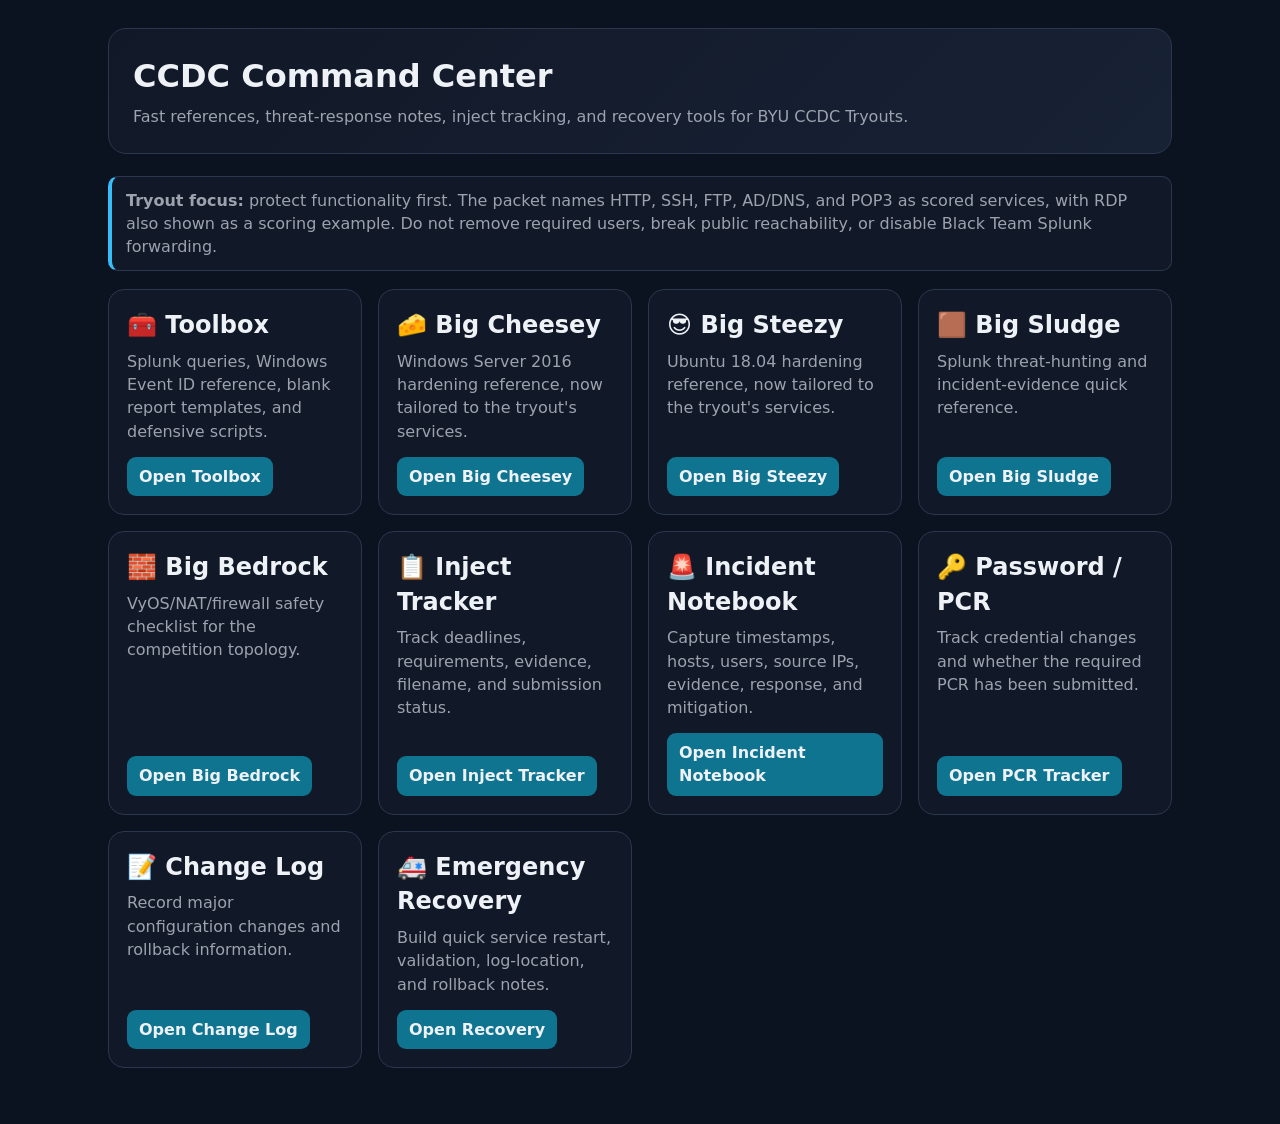
<file: index.html>
<!doctype html><html lang="en"><head><meta charset="utf-8"><meta name="viewport" content="width=device-width,initial-scale=1">
<title>CCDC Command Center</title><link rel="stylesheet" href="style.css"></head>
<body><div class="container">
<div class="hero"><h1>CCDC Command Center</h1><p>Fast references, threat-response notes, inject tracking, and recovery tools for BYU CCDC Tryouts.</p></div>
<div class="quick-note"><strong>Tryout focus:</strong> protect functionality first. The packet names HTTP, SSH, FTP, AD/DNS, and POP3 as scored services, with RDP also shown as a scoring example. Do not remove required users, break public reachability, or disable Black Team Splunk forwarding.</div>
<div class="command-grid">
  <div class="command-card"><h2>🧰 Toolbox</h2><p>Splunk queries, Windows Event ID reference, blank report templates, and defensive scripts.</p><a href="toolbox.html">Open Toolbox</a></div>

  <div class="command-card"><h2>🧀 Big Cheesey</h2><p>Windows Server 2016 hardening reference, now tailored to the tryout's services.</p><a href="windows.html">Open Big Cheesey</a></div>
  <div class="command-card"><h2>😎 Big Steezy</h2><p>Ubuntu 18.04 hardening reference, now tailored to the tryout's services.</p><a href="ubuntu.html">Open Big Steezy</a></div>
  <div class="command-card"><h2>🟫 Big Sludge</h2><p>Splunk threat-hunting and incident-evidence quick reference.</p><a href="splunk.html">Open Big Sludge</a></div>
  <div class="command-card"><h2>🧱 Big Bedrock</h2><p>VyOS/NAT/firewall safety checklist for the competition topology.</p><a href="vyos.html">Open Big Bedrock</a></div>
  <div class="command-card"><h2>📋 Inject Tracker</h2><p>Track deadlines, requirements, evidence, filename, and submission status.</p><a href="injects.html">Open Inject Tracker</a></div>
  <div class="command-card"><h2>🚨 Incident Notebook</h2><p>Capture timestamps, hosts, users, source IPs, evidence, response, and mitigation.</p><a href="incidents.html">Open Incident Notebook</a></div>
  <div class="command-card"><h2>🔑 Password / PCR</h2><p>Track credential changes and whether the required PCR has been submitted.</p><a href="pcr.html">Open PCR Tracker</a></div>
  <div class="command-card"><h2>📝 Change Log</h2><p>Record major configuration changes and rollback information.</p><a href="changes.html">Open Change Log</a></div>
  <div class="command-card"><h2>🚑 Emergency Recovery</h2><p>Build quick service restart, validation, log-location, and rollback notes.</p><a href="recovery.html">Open Recovery</a></div>
</div>
</div></body></html>
</file>
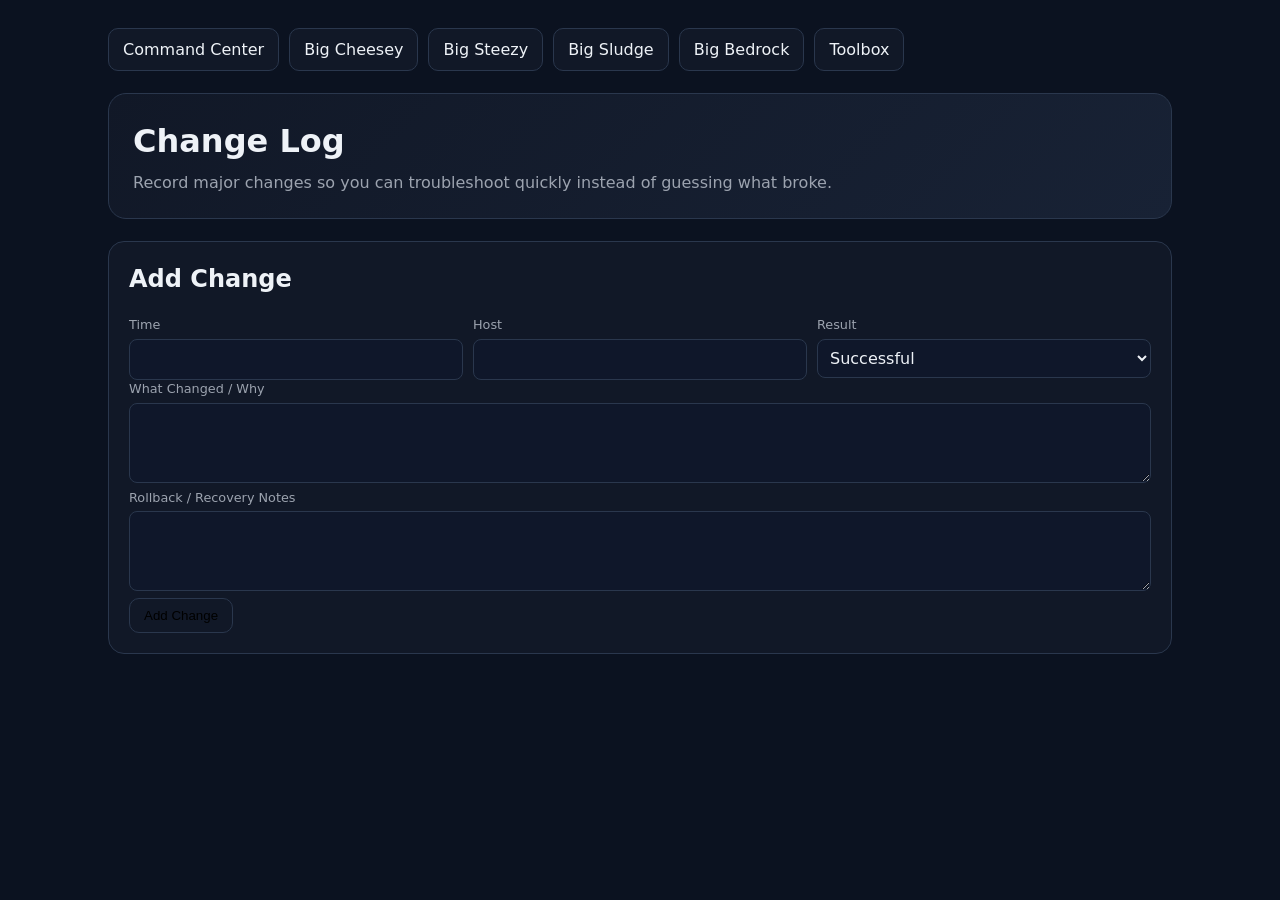
<file: changes.html>
<!doctype html><html lang="en"><head><meta charset="utf-8"><meta name="viewport" content="width=device-width,initial-scale=1">
<title>Change Log</title><link rel="stylesheet" href="style.css"></head><body><div class="container">
<nav><a href="index.html">Command Center</a><a href="windows.html">Big Cheesey</a><a href="ubuntu.html">Big Steezy</a><a href="splunk.html">Big Sludge</a><a href="vyos.html">Big Bedrock</a><a href="toolbox.html">Toolbox</a></nav>
<div class="hero"><h1>Change Log</h1><p>Record major changes so you can troubleshoot quickly instead of guessing what broke.</p></div>

<div class="card">
<h2>Add Change</h2>
<div class="form-grid">
<div class="field"><label>Time</label><input id="time"></div>
<div class="field"><label>Host</label><input id="host"></div>
<div class="field"><label>Result</label><select id="result"><option>Successful</option><option>Partial</option><option>Rolled Back</option><option>Needs Follow-up</option></select></div>
</div>
<div class="field"><label>What Changed / Why</label><textarea id="change"></textarea></div>
<div class="field"><label>Rollback / Recovery Notes</label><textarea id="rollback"></textarea></div>
<button class="btn" id="add">Add Change</button>
</div>
<div id="entries"></div>
</div><script src="data.js"></script><script>
const name="changes";
function render(){const a=load(name);entries.innerHTML=a.map((x,i)=>`<div class="entry"><div class="entry-head"><h3>${esc(x.host)}</h3><small>${esc(x.time)} • ${esc(x.result)}</small></div><p><b>Change:</b> ${esc(x.change).replace(/\n/g,"<br>")}</p><p><b>Rollback:</b> ${esc(x.rollback).replace(/\n/g,"<br>")}</p><button class="small-btn danger" onclick="del(${i})">Delete</button></div>`).join("")}
function del(i){const a=load(name);a.splice(i,1);save(name,a);render()}
add.onclick=()=>{const a=load(name);a.push({time:time.value,host:host.value,result:result.value,change:change.value,rollback:rollback.value});save(name,a);render();}
render();
</script></body></html>
</file>
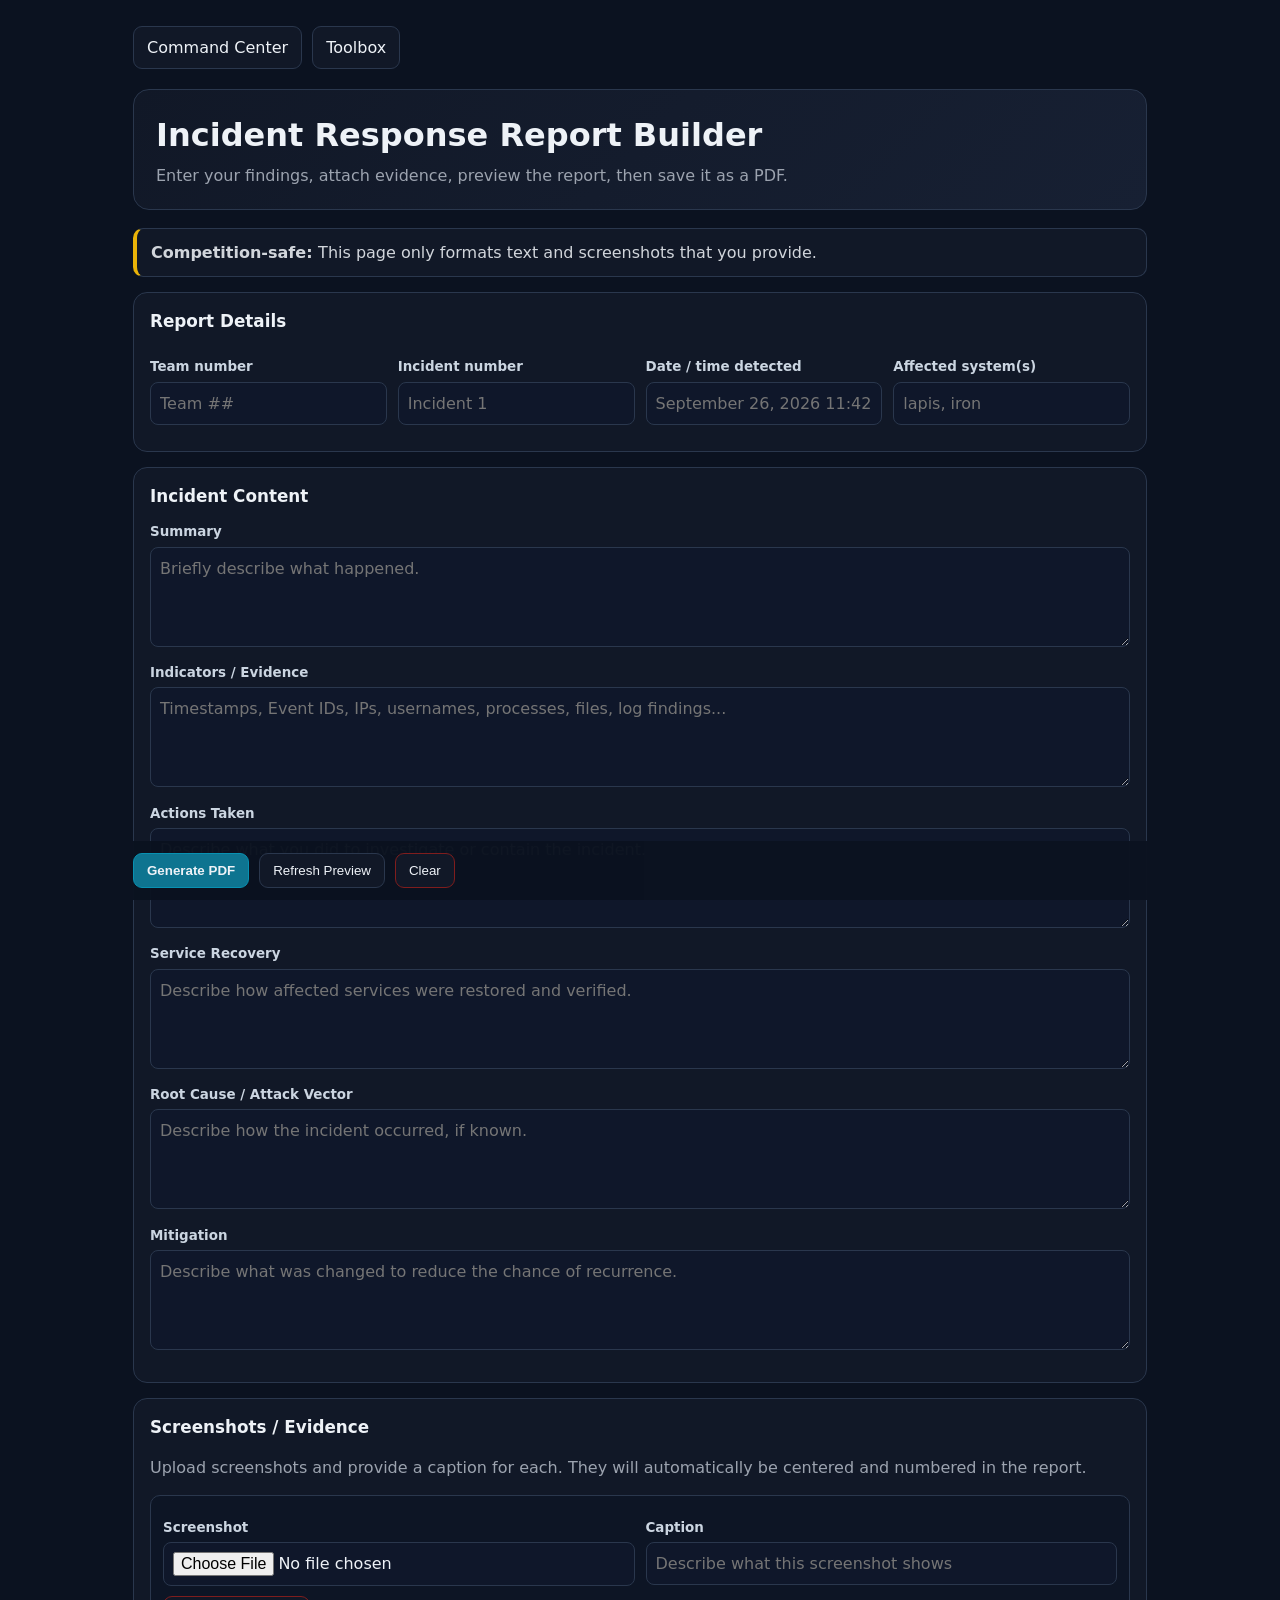
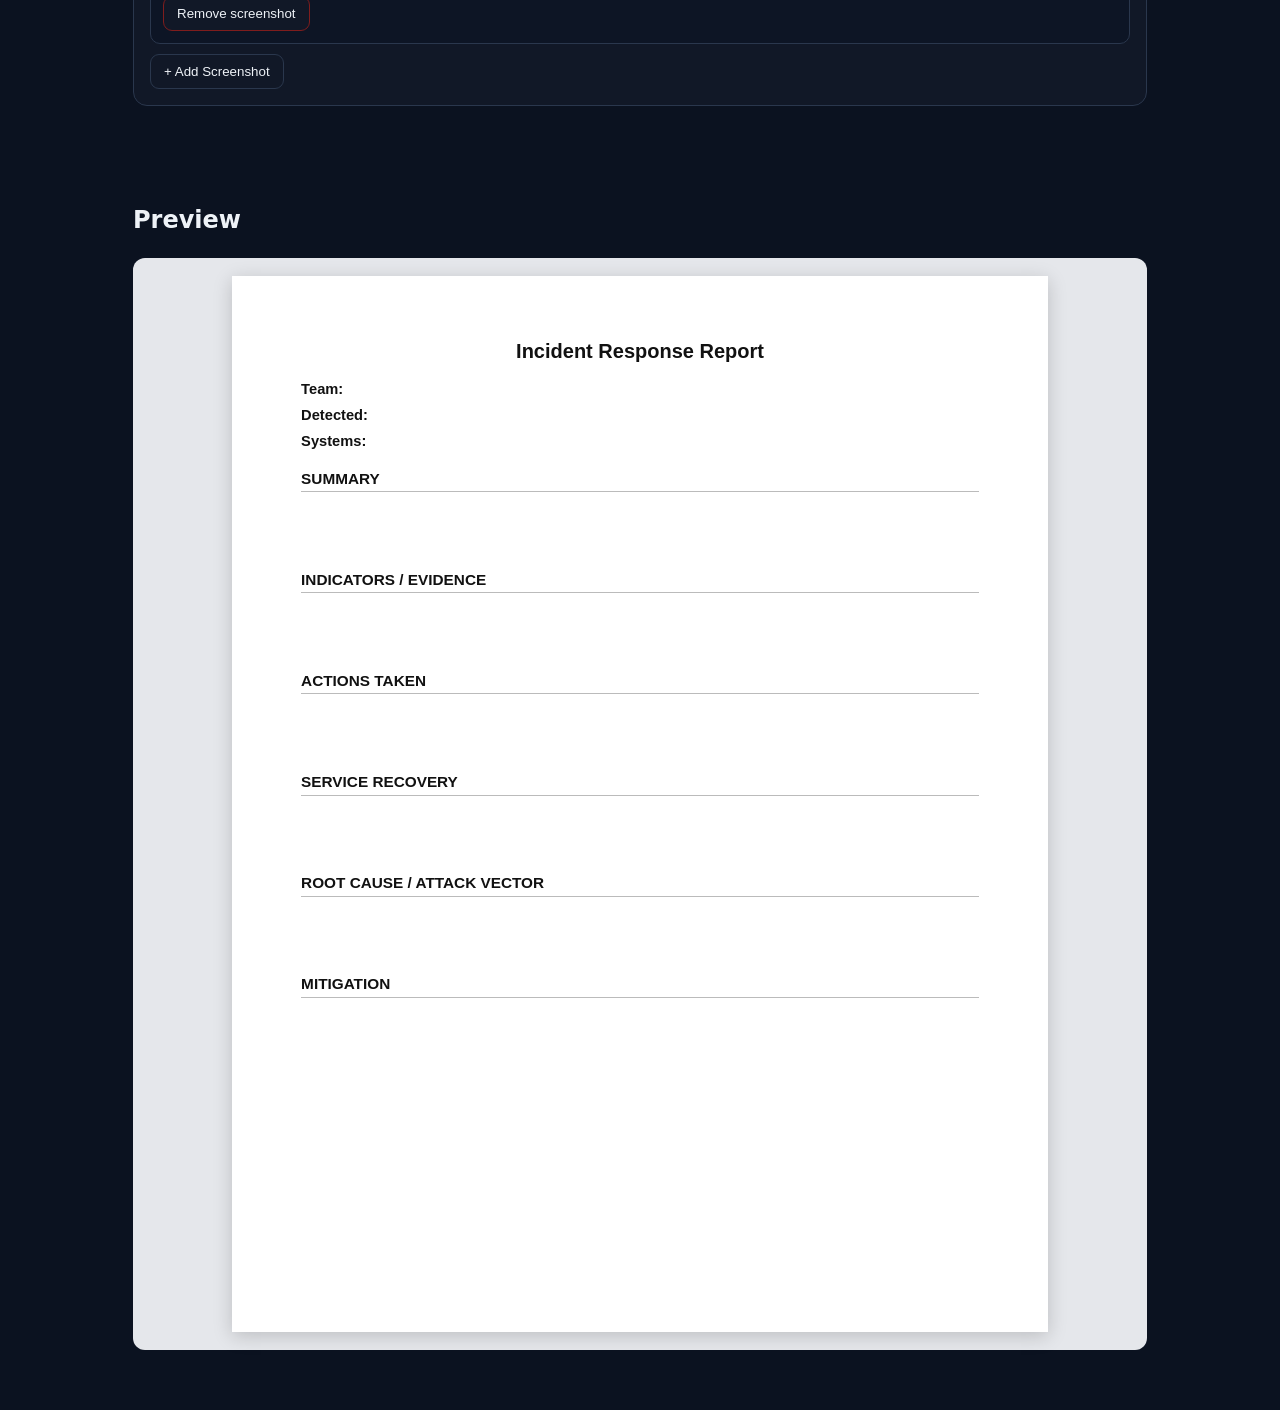
<file: incident_template.html>
<!doctype html>

<html lang="en">

<head>

    <meta charset="utf-8">

    <meta
        name="viewport"
        content="width=device-width,initial-scale=1"
    >

    <title>
        Incident Report Builder
    </title>

    <link
        rel="stylesheet"
        href="report_builder.css"
    >


    <style>

        /*
            Tighter report header formatting.

            This overrides the shared report_builder.css
            so labels such as "Team:" don't have a large
            awkward gap before the entered value.
        */

        .memo-meta {
            border-collapse: collapse;
            margin-bottom: 14px;
            width: auto;
        }


        .memo-meta td {
            padding: 3px 10px 3px 0;
            vertical-align: top;
        }


        .memo-meta td:first-child {
            font-weight: bold;
            white-space: nowrap;
            width: auto;
        }


        .report-page h1 {
            font-size: 15pt;
            text-align: center;
            margin: 0 0 12px;
        }


        .report-page h2 {
            font-size: 11.5pt;
            text-transform: uppercase;

            margin:
                13px
                0
                5px;

            border-bottom:
                1px solid #bbb;

            padding-bottom: 2px;
        }

    </style>

</head>


<body>

<div class="container">


    <!-- NAVIGATION -->

    <nav>

        <a href="index.html">
            Command Center
        </a>

        <a href="toolbox.html">
            Toolbox
        </a>

    </nav>


    <!-- PAGE HEADER -->

    <div class="hero">

        <h1>
            Incident Response Report Builder
        </h1>

        <p>
            Enter your findings,
            attach evidence,
            preview the report,
            then save it as a PDF.
        </p>

    </div>


    <div class="notice">

        <strong>
            Competition-safe:
        </strong>

        This page only formats
        text and screenshots
        that you provide.

    </div>


    <!-- REPORT DETAILS -->

    <div class="panel">

        <h2>
            Report Details
        </h2>


        <div class="grid">


            <div class="field">

                <label>
                    Team number
                </label>

                <input
                    id="team"
                    placeholder="Team ##"
                >

            </div>


            <div class="field">

                <label>
                    Incident number
                </label>

                <input
                    id="incident"
                    placeholder="Incident 1"
                >

            </div>


            <div class="field">

                <label>
                    Date / time detected
                </label>

                <input
                    id="detected"
                    placeholder="September 26, 2026 11:42 AM"
                >

            </div>


            <div class="field">

                <label>
                    Affected system(s)
                </label>

                <input
                    id="systems"
                    placeholder="lapis, iron"
                >

            </div>


        </div>

    </div>


    <!-- INCIDENT CONTENT -->

    <div class="panel">

        <h2>
            Incident Content
        </h2>


        <div class="field">

            <label>
                Summary
            </label>

            <textarea
                id="summary"
                placeholder="Briefly describe what happened."
            ></textarea>

        </div>


        <div class="field">

            <label>
                Indicators / Evidence
            </label>

            <textarea
                id="evidence"
                placeholder="Timestamps, Event IDs, IPs, usernames, processes, files, log findings..."
            ></textarea>

        </div>


        <div class="field">

            <label>
                Actions Taken
            </label>

            <textarea
                id="actions"
                placeholder="Describe what you did to investigate or contain the incident."
            ></textarea>

        </div>


        <div class="field">

            <label>
                Service Recovery
            </label>

            <textarea
                id="recovery"
                placeholder="Describe how affected services were restored and verified."
            ></textarea>

        </div>


        <div class="field">

            <label>
                Root Cause / Attack Vector
            </label>

            <textarea
                id="rootcause"
                placeholder="Describe how the incident occurred, if known."
            ></textarea>

        </div>


        <div class="field">

            <label>
                Mitigation
            </label>

            <textarea
                id="mitigation"
                placeholder="Describe what was changed to reduce the chance of recurrence."
            ></textarea>

        </div>

    </div>


    <!-- SCREENSHOTS -->

    <div class="panel">

        <h2>
            Screenshots / Evidence
        </h2>


        <p style="color: var(--muted);">

            Upload screenshots and provide
            a caption for each.

            They will automatically be centered
            and numbered in the report.

        </p>


        <div id="screenshots"></div>


        <button
            type="button"
            class="btn"
            onclick="addScreenshotRow()"
        >
            + Add Screenshot
        </button>

    </div>


    <!-- ACTION BUTTONS -->

    <div class="toolbar">


        <button
            class="btn primary"
            onclick="printPDF()"
        >
            Generate PDF
        </button>


        <button
            class="btn"
            onclick="buildPreview()"
        >
            Refresh Preview
        </button>


        <button
            class="btn danger"
            onclick="clearForm()"
        >
            Clear
        </button>


    </div>


    <!-- PREVIEW -->

    <h2 class="preview-title">
        Preview
    </h2>


    <div class="preview-shell">

        <div
            id="preview"
            class="report-page"
        ></div>

    </div>


</div>


<!-- SHARED REPORT FUNCTIONS -->

<script src="report_builder.js"></script>


<script>


/* =========================================================
   BUILD INCIDENT REPORT PREVIEW
   ========================================================= */

function buildPreview() {


    /*
        Add the incident number to the report title
        if the user entered one.
    */

    const incidentNumber =
        safe(
            el("incident").value
        );


    const title =
        incidentNumber

        ?

        `Incident Response Report — ${escapeHTML(
            incidentNumber
        )}`

        :

        "Incident Response Report";


    /*
        Generate the formatted report.
    */

    el("preview").innerHTML = `


        <h1>
            ${title}
        </h1>


        <table class="memo-meta">


            <tr>

                <td>
                    Team:
                </td>

                <td>
                    ${escapeHTML(
                        textOrBlank(
                            el("team").value
                        )
                    )}
                </td>

            </tr>


            <tr>

                <td>
                    Detected:
                </td>

                <td>
                    ${escapeHTML(
                        textOrBlank(
                            el("detected").value
                        )
                    )}
                </td>

            </tr>


            <tr>

                <td>
                    Systems:
                </td>

                <td>
                    ${escapeHTML(
                        textOrBlank(
                            el("systems").value
                        )
                    )}
                </td>

            </tr>


        </table>



        <h2>
            Summary
        </h2>

        <p>
            ${nl(
                el("summary").value
            )}
        </p>



        <h2>
            Indicators / Evidence
        </h2>

        <p>
            ${nl(
                el("evidence").value
            )}
        </p>



        <h2>
            Actions Taken
        </h2>

        <p>
            ${nl(
                el("actions").value
            )}
        </p>



        <h2>
            Service Recovery
        </h2>

        <p>
            ${nl(
                el("recovery").value
            )}
        </p>



        <h2>
            Root Cause / Attack Vector
        </h2>

        <p>
            ${nl(
                el("rootcause").value
            )}
        </p>



        <h2>
            Mitigation
        </h2>

        <p>
            ${nl(
                el("mitigation").value
            )}
        </p>



        ${
            getScreenshots().length

            ?

            `

            <h2>
                Supporting Evidence
            </h2>

            ${screenshotHTML()}

            `

            :

            ""

        }


    `;

}



/* =========================================================
   INITIALIZE PAGE
   ========================================================= */


/*
    Automatically rebuild the preview
    whenever the user types.
*/

wireInputs();


/*
    Give the user one screenshot slot
    when the page initially loads.
*/

addScreenshotRow();


/*
    Build initial empty preview.
*/

buildPreview();


</script>


</body>

</html>
</file>
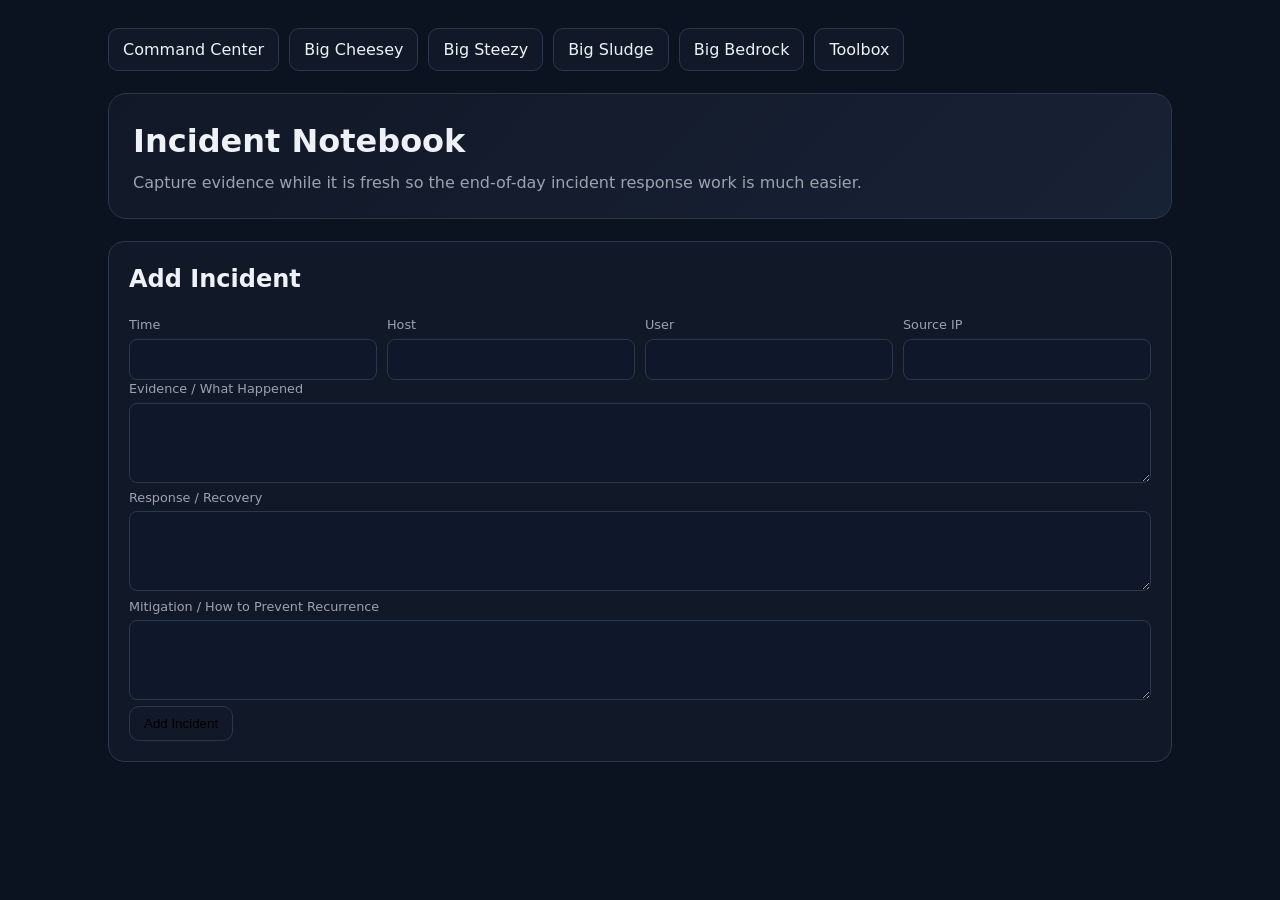
<file: incidents.html>
<!doctype html><html lang="en"><head><meta charset="utf-8"><meta name="viewport" content="width=device-width,initial-scale=1">
<title>Incident Notebook</title><link rel="stylesheet" href="style.css"></head><body><div class="container">
<nav><a href="index.html">Command Center</a><a href="windows.html">Big Cheesey</a><a href="ubuntu.html">Big Steezy</a><a href="splunk.html">Big Sludge</a><a href="vyos.html">Big Bedrock</a><a href="toolbox.html">Toolbox</a></nav>
<div class="hero"><h1>Incident Notebook</h1><p>Capture evidence while it is fresh so the end-of-day incident response work is much easier.</p></div>

<div class="card">
<h2>Add Incident</h2>
<div class="form-grid">
<div class="field"><label>Time</label><input id="time"></div>
<div class="field"><label>Host</label><input id="host"></div>
<div class="field"><label>User</label><input id="user"></div>
<div class="field"><label>Source IP</label><input id="ip"></div>
</div>
<div class="field"><label>Evidence / What Happened</label><textarea id="evidence"></textarea></div>
<div class="field"><label>Response / Recovery</label><textarea id="response"></textarea></div>
<div class="field"><label>Mitigation / How to Prevent Recurrence</label><textarea id="mitigation"></textarea></div>
<button class="btn" id="add">Add Incident</button>
</div>
<div id="entries"></div>
</div><script src="data.js"></script><script>
const name="incidents";
function render(){const a=load(name);entries.innerHTML=a.map((x,i)=>`<div class="entry"><div class="entry-head"><h3>${esc(x.host||"Incident")}</h3><small>${esc(x.time)}</small></div><p><span class="badge">User: ${esc(x.user)}</span><span class="badge">Source: ${esc(x.ip)}</span></p><p><b>Evidence:</b> ${esc(x.evidence).replace(/\n/g,"<br>")}</p><p><b>Response:</b> ${esc(x.response).replace(/\n/g,"<br>")}</p><p><b>Mitigation:</b> ${esc(x.mitigation).replace(/\n/g,"<br>")}</p><button class="small-btn danger" onclick="del(${i})">Delete</button></div>`).join("")}
function del(i){const a=load(name);a.splice(i,1);save(name,a);render()}
add.onclick=()=>{const a=load(name);a.push({time:time.value,host:host.value,user:user.value,ip:ip.value,evidence:evidence.value,response:response.value,mitigation:mitigation.value});save(name,a);render();}
render();
</script></body></html>
</file>
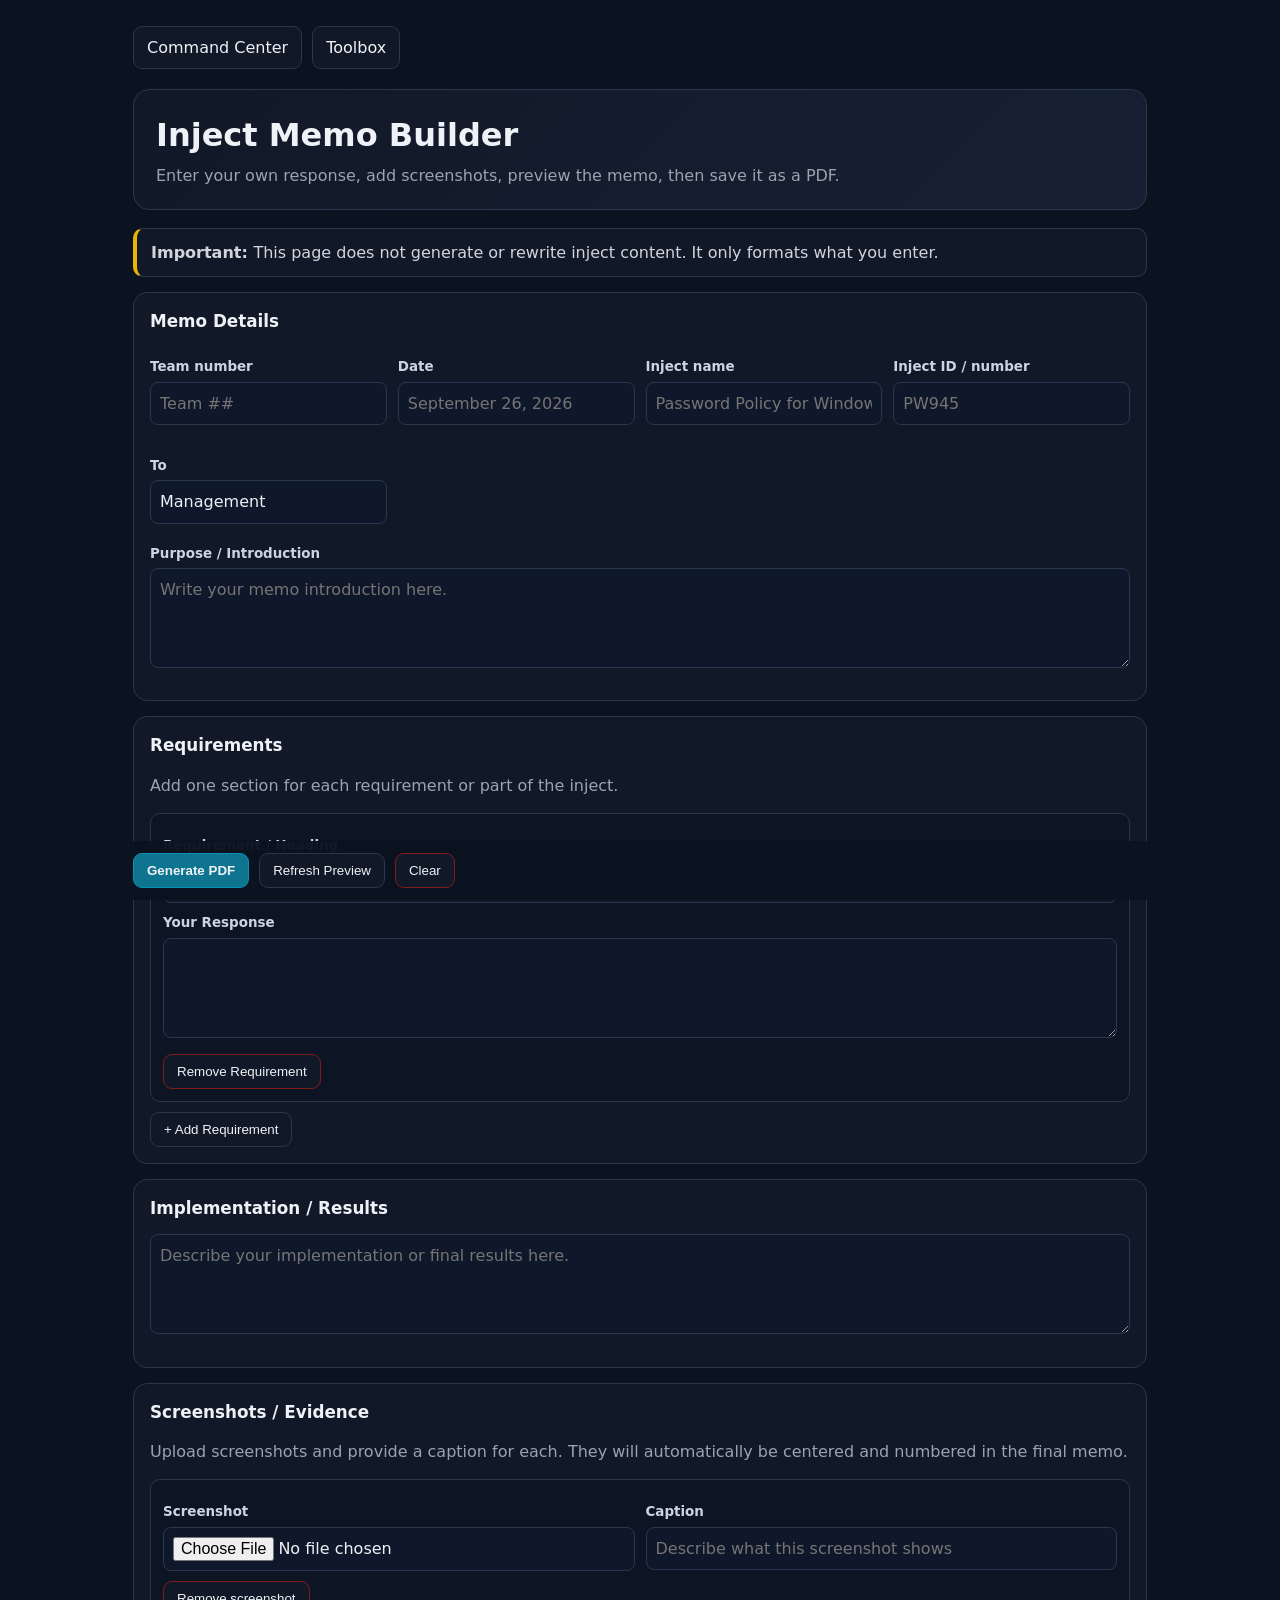
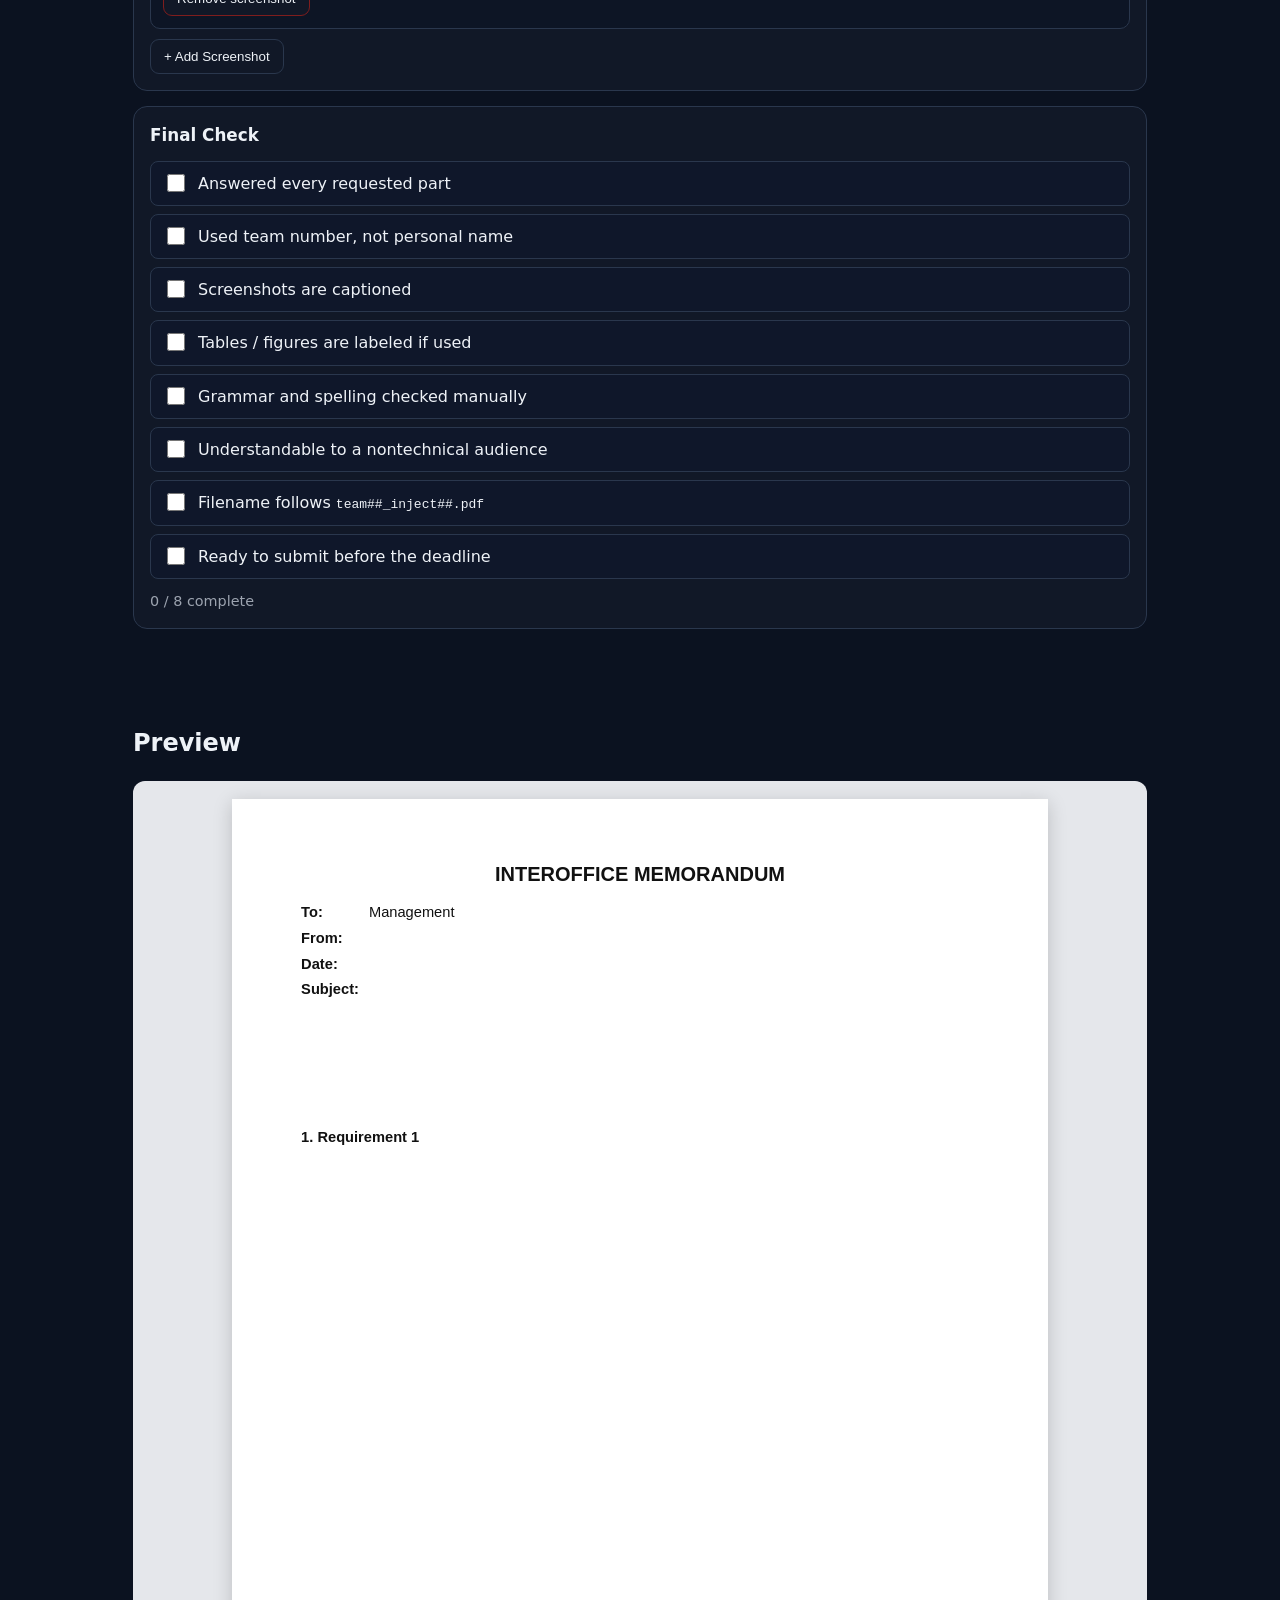
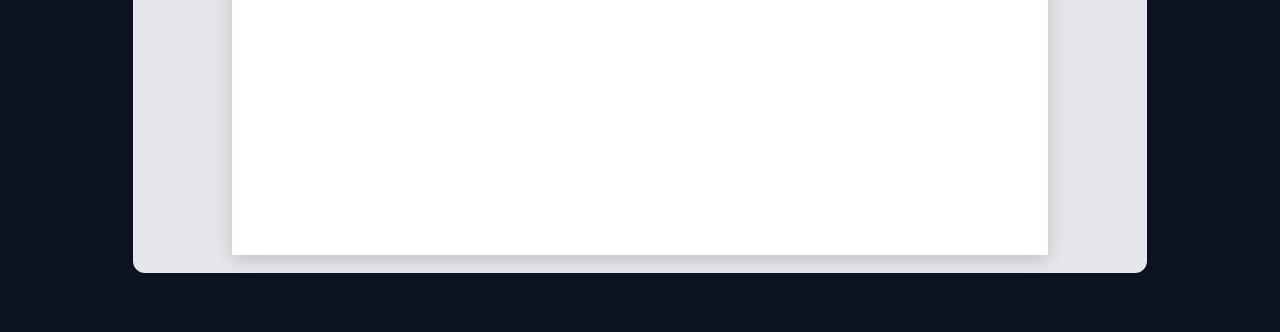
<file: inject_template.html>
<!doctype html>

<html lang="en">

<head>

    <meta charset="utf-8">

    <meta
        name="viewport"
        content="width=device-width,initial-scale=1"
    >

    <title>
        Inject Memo Builder
    </title>

    <link
        rel="stylesheet"
        href="report_builder.css"
    >


    <style>


        /*
            Fix spacing in the generated memo header.
        */

        .memo-meta {
            border-collapse: collapse;
            margin-bottom: 14px;
            width: auto;
        }


        .memo-meta td {
            padding: 3px 10px 3px 0;
            vertical-align: top;
        }


        .memo-meta td:first-child {
            font-weight: bold;
            white-space: nowrap;
            width: auto;
        }


        .report-page h1 {
            font-size: 15pt;
            text-align: center;
            margin: 0 0 12px;
        }


        .report-page h2 {
            font-size: 11.5pt;
            text-transform: uppercase;

            margin:
                13px
                0
                5px;

            border-bottom:
                1px solid #bbb;

            padding-bottom: 2px;
        }



        /*
            FUNCTIONAL FINAL CHECKLIST
        */

        .checklist {

            display: grid;

            gap: 8px;

            margin-top: 10px;

        }


        .check-item {

            display: flex;

            align-items: flex-start;

            gap: 10px;


            padding:

                10px
                12px;


            background:

                #0f172a;


            border:

                1px solid
                var(--border);


            border-radius:

                8px;


            cursor:

                pointer;

        }


        .check-item:hover {

            border-color:

                var(--accent);

        }


        .check-item input[type="checkbox"] {

            width:

                18px;

            height:

                18px;

            margin-top:

                2px;

            cursor:

                pointer;

            accent-color:

                #22c55e;

        }


        .check-item.checked {

            background:

                rgba(
                    22,
                    101,
                    52,
                    0.25
                );


            border-color:

                #22c55e;

        }


        .check-progress {

            margin-top:

                12px;

            color:

                var(--muted);

            font-size:

                0.9rem;

        }


    </style>

</head>


<body>


<div class="container">


    <!-- NAVIGATION -->

    <nav>

        <a href="index.html">
            Command Center
        </a>

        <a href="toolbox.html">
            Toolbox
        </a>

    </nav>


    <!-- PAGE HEADER -->

    <div class="hero">

        <h1>
            Inject Memo Builder
        </h1>

        <p>
            Enter your own response,
            add screenshots,
            preview the memo,
            then save it as a PDF.
        </p>

    </div>


    <div class="notice">

        <strong>
            Important:
        </strong>

        This page does not generate
        or rewrite inject content.

        It only formats what you enter.

    </div>


    <!-- MEMO DETAILS -->

    <div class="panel">

        <h2>
            Memo Details
        </h2>


        <div class="grid">


            <div class="field">

                <label>
                    Team number
                </label>

                <input
                    id="team"
                    placeholder="Team ##"
                >

            </div>


            <div class="field">

                <label>
                    Date
                </label>

                <input
                    id="date"
                    placeholder="September 26, 2026"
                >

            </div>


            <div class="field">

                <label>
                    Inject name
                </label>

                <input
                    id="injectName"
                    placeholder="Password Policy for Windows and Linux"
                >

            </div>


            <div class="field">

                <label>
                    Inject ID / number
                </label>

                <input
                    id="injectId"
                    placeholder="PW945"
                >

            </div>


            <div class="field">

                <label>
                    To
                </label>

                <input
                    id="to"
                    value="Management"
                >

            </div>


        </div>


        <div class="field">

            <label>
                Purpose / Introduction
            </label>

            <textarea
                id="purpose"
                placeholder="Write your memo introduction here."
            ></textarea>

        </div>


    </div>


    <!-- REQUIREMENTS -->

    <div class="panel">

        <h2>
            Requirements
        </h2>


        <p style="color: var(--muted);">

            Add one section for each
            requirement or part
            of the inject.

        </p>


        <div id="requirements"></div>


        <button
            type="button"
            class="btn"
            onclick="addRequirement()"
        >
            + Add Requirement
        </button>


    </div>


    <!-- IMPLEMENTATION / RESULTS -->

    <div class="panel">

        <h2>
            Implementation / Results
        </h2>


        <div class="field">

            <textarea
                id="results"
                placeholder="Describe your implementation or final results here."
            ></textarea>

        </div>


    </div>


    <!-- SCREENSHOTS -->

    <div class="panel">

        <h2>
            Screenshots / Evidence
        </h2>


        <p style="color: var(--muted);">

            Upload screenshots
            and provide a caption
            for each.

            They will automatically
            be centered and numbered
            in the final memo.

        </p>


        <div id="screenshots"></div>


        <button
            type="button"
            class="btn"
            onclick="addScreenshotRow()"
        >
            + Add Screenshot
        </button>


    </div>


    <!-- FUNCTIONAL CHECKLIST -->

    <div class="panel">

        <h2>
            Final Check
        </h2>


        <div class="checklist">


            <label class="check-item">

                <input
                    type="checkbox"
                    class="final-check"
                    id="checkRequirements"
                >

                <span>
                    Answered every requested part
                </span>

            </label>


            <label class="check-item">

                <input
                    type="checkbox"
                    class="final-check"
                    id="checkTeamNumber"
                >

                <span>
                    Used team number,
                    not personal name
                </span>

            </label>


            <label class="check-item">

                <input
                    type="checkbox"
                    class="final-check"
                    id="checkScreenshots"
                >

                <span>
                    Screenshots are captioned
                </span>

            </label>


            <label class="check-item">

                <input
                    type="checkbox"
                    class="final-check"
                    id="checkFigures"
                >

                <span>
                    Tables / figures are labeled
                    if used
                </span>

            </label>


            <label class="check-item">

                <input
                    type="checkbox"
                    class="final-check"
                    id="checkGrammar"
                >

                <span>
                    Grammar and spelling
                    checked manually
                </span>

            </label>


            <label class="check-item">

                <input
                    type="checkbox"
                    class="final-check"
                    id="checkAudience"
                >

                <span>
                    Understandable to
                    a nontechnical audience
                </span>

            </label>


            <label class="check-item">

                <input
                    type="checkbox"
                    class="final-check"
                    id="checkFilename"
                >

                <span>

                    Filename follows

                    <code>
                        team##_inject##.pdf
                    </code>

                </span>

            </label>


            <label class="check-item">

                <input
                    type="checkbox"
                    class="final-check"
                    id="checkDeadline"
                >

                <span>
                    Ready to submit
                    before the deadline
                </span>

            </label>


        </div>


        <div
            id="checkProgress"
            class="check-progress"
        >
            0 / 8 complete
        </div>


    </div>


    <!-- ACTION BUTTONS -->

    <div class="toolbar">


        <button
            class="btn primary"
            onclick="printPDF()"
        >
            Generate PDF
        </button>


        <button
            class="btn"
            onclick="buildPreview()"
        >
            Refresh Preview
        </button>


        <button
            class="btn danger"
            onclick="clearInjectForm()"
        >
            Clear
        </button>


    </div>


    <!-- PREVIEW -->

    <h2 class="preview-title">
        Preview
    </h2>


    <div class="preview-shell">

        <div
            id="preview"
            class="report-page"
        ></div>

    </div>


</div>


<!-- SHARED REPORT FUNCTIONS -->

<script src="report_builder.js"></script>


<script>


/* =========================================================
   REQUIREMENTS
   ========================================================= */


let requirementCounter = 0;



function addRequirement(
    title = "",
    response = ""
) {


    const idx =
        ++requirementCounter;


    const row =
        document.createElement(
            "div"
        );


    row.className =
        "req-row";


    row.innerHTML = `


        <div class="field">

            <label>
                Requirement / Heading
            </label>

            <input
                class="req-title"
                placeholder="Requirement ${idx}"
            >

        </div>


        <div class="field">

            <label>
                Your Response
            </label>

            <textarea
                class="req-response"
            ></textarea>

        </div>


        <button
            type="button"
            class="btn danger remove-req"
        >
            Remove Requirement
        </button>


    `;


    el("requirements")
        .appendChild(
            row
        );


    row
        .querySelector(
            ".req-title"
        )
        .value =
            title;


    row
        .querySelector(
            ".req-response"
        )
        .value =
            response;


    row
        .querySelectorAll(
            "input, textarea"
        )
        .forEach(
            input => {

                input.addEventListener(
                    "input",
                    buildPreview
                );

            }
        );


    row
        .querySelector(
            ".remove-req"
        )
        .onclick =
            () => {

                row.remove();

                buildPreview();

            };


    buildPreview();

}



function resetRequirements() {


    el("requirements")
        .innerHTML =
            "";


    requirementCounter =
        0;


    addRequirement();

}



function getRequirements() {


    return [

        ...document
            .querySelectorAll(
                ".req-row"
            )

    ].map(

        (
            row,
            index
        ) => ({


            title:

                safe(

                    row
                        .querySelector(
                            ".req-title"
                        )
                        .value

                )

                ||

                `Requirement ${index + 1}`,


            response:

                row
                    .querySelector(
                        ".req-response"
                    )
                    .value

                ||

                ""


        })

    );

}


/* =========================================================
   FINAL CHECKLIST
   ========================================================= */


const checklistStorageKey =
    "ccdc:inject-final-checklist";



function getChecklistItems() {


    return [

        ...document
            .querySelectorAll(
                ".final-check"
            )

    ];

}



function updateChecklist() {


    const items =
        getChecklistItems();


    let completed =
        0;


    items.forEach(
        item => {


            const row =
                item.closest(
                    ".check-item"
                );


            if (
                item.checked
            ) {


                completed++;


                row.classList.add(
                    "checked"
                );


            }

            else {


                row.classList.remove(
                    "checked"
                );


            }

        }
    );


    el("checkProgress")
        .textContent =

        `${completed} / ${items.length} complete`;


    saveChecklist();

}



function saveChecklist() {


    const state =
        {};


    getChecklistItems()
        .forEach(
            item => {


                state[
                    item.id
                ] =
                    item.checked;


            }
        );


    localStorage.setItem(

        checklistStorageKey,

        JSON.stringify(
            state
        )

    );

}



function loadChecklist() {


    const saved =
        localStorage.getItem(
            checklistStorageKey
        );


    if (
        !saved
    ) {


        updateChecklist();

        return;

    }


    try {


        const state =
            JSON.parse(
                saved
            );


        getChecklistItems()
            .forEach(
                item => {


                    item.checked =
                        state[
                            item.id
                        ]
                        ||
                        false;


                }
            );


    }

    catch {


        /*
            If saved checklist data is corrupted,
            simply ignore it.
        */


    }


    updateChecklist();

}



function resetChecklist() {


    getChecklistItems()
        .forEach(
            item => {


                item.checked =
                    false;


            }
        );


    localStorage.removeItem(
        checklistStorageKey
    );


    updateChecklist();

}


/* =========================================================
   CLEAR FORM
   ========================================================= */


function clearInjectForm() {


    if (

        !confirm(

            "Clear all memo fields, screenshots, requirements, and checklist items?"

        )

    ) {


        return;

    }


    document
        .querySelectorAll(

            "input:not([type=file]):not([type=checkbox]), textarea"

        )
        .forEach(
            input => {


                input.value =
                    "";


            }
        );


    /*
        Restore default recipient.
    */

    el("to").value =
        "Management";


    /*
        Remove uploaded screenshots.
    */

    el("screenshots")
        .innerHTML =
            "";


    /*
        Reset requirements.
    */

    resetRequirements();


    /*
        Reset final checklist.
    */

    resetChecklist();


    /*
        Give user a fresh screenshot field.
    */

    addScreenshotRow();


    buildPreview();

}


/* =========================================================
   BUILD MEMO PREVIEW
   ========================================================= */


function buildPreview() {


    const requirements =

        getRequirements()

        .map(

            (
                requirement,
                index
            ) => `


                <div class="requirement">


                    <div class="requirement-title">

                        ${index + 1}.

                        ${escapeHTML(
                            requirement.title
                        )}

                    </div>


                    <p>

                        ${nl(
                            requirement.response
                        )}

                    </p>


                </div>


            `

        )

        .join(
            ""
        );


    /*
        Combine inject name and ID
        into the Subject field.
    */

    const subject = [


        safe(
            el("injectName").value
        ),


        safe(
            el("injectId").value
        )


    ]

    .filter(
        Boolean
    )

    .join(
        " — "
    );


    /*
        Generate formatted memo.
    */

    el("preview")
        .innerHTML = `


        <h1>
            INTEROFFICE MEMORANDUM
        </h1>


        <table class="memo-meta">


            <tr>

                <td>
                    To:
                </td>

                <td>
                    ${escapeHTML(
                        textOrBlank(
                            el("to").value
                        )
                    )}
                </td>

            </tr>


            <tr>

                <td>
                    From:
                </td>

                <td>
                    ${escapeHTML(
                        textOrBlank(
                            el("team").value
                        )
                    )}
                </td>

            </tr>


            <tr>

                <td>
                    Date:
                </td>

                <td>
                    ${escapeHTML(
                        textOrBlank(
                            el("date").value
                        )
                    )}
                </td>

            </tr>


            <tr>

                <td>
                    Subject:
                </td>

                <td>
                    ${escapeHTML(
                        subject || " "
                    )}
                </td>

            </tr>


        </table>



        <p>

            ${nl(
                el("purpose").value
            )}

        </p>



        ${requirements}



        ${
            safe(
                el("results").value
            )

            ?

            `

            <h2>
                Implementation / Results
            </h2>

            <p>

                ${nl(
                    el("results").value
                )}

            </p>

            `

            :

            ""

        }



        ${
            getScreenshots().length

            ?

            `

            <h2>
                Supporting Evidence
            </h2>

            ${screenshotHTML()}

            `

            :

            ""

        }


    `;

}


/* =========================================================
   INITIALIZE PAGE
   ========================================================= */


/*
    Automatically update preview
    as normal fields are edited.
*/

wireInputs();


/*
    Start with one requirement.
*/

resetRequirements();


/*
    Start with one screenshot field.
*/

addScreenshotRow();


/*
    Make checklist functional.
*/

getChecklistItems()
    .forEach(
        item => {


            item.addEventListener(

                "change",

                updateChecklist

            );


        }
    );


/*
    Restore checklist state
    if the page was refreshed.
*/

loadChecklist();


/*
    Build initial preview.
*/

buildPreview();


</script>


</body>

</html>
</file>
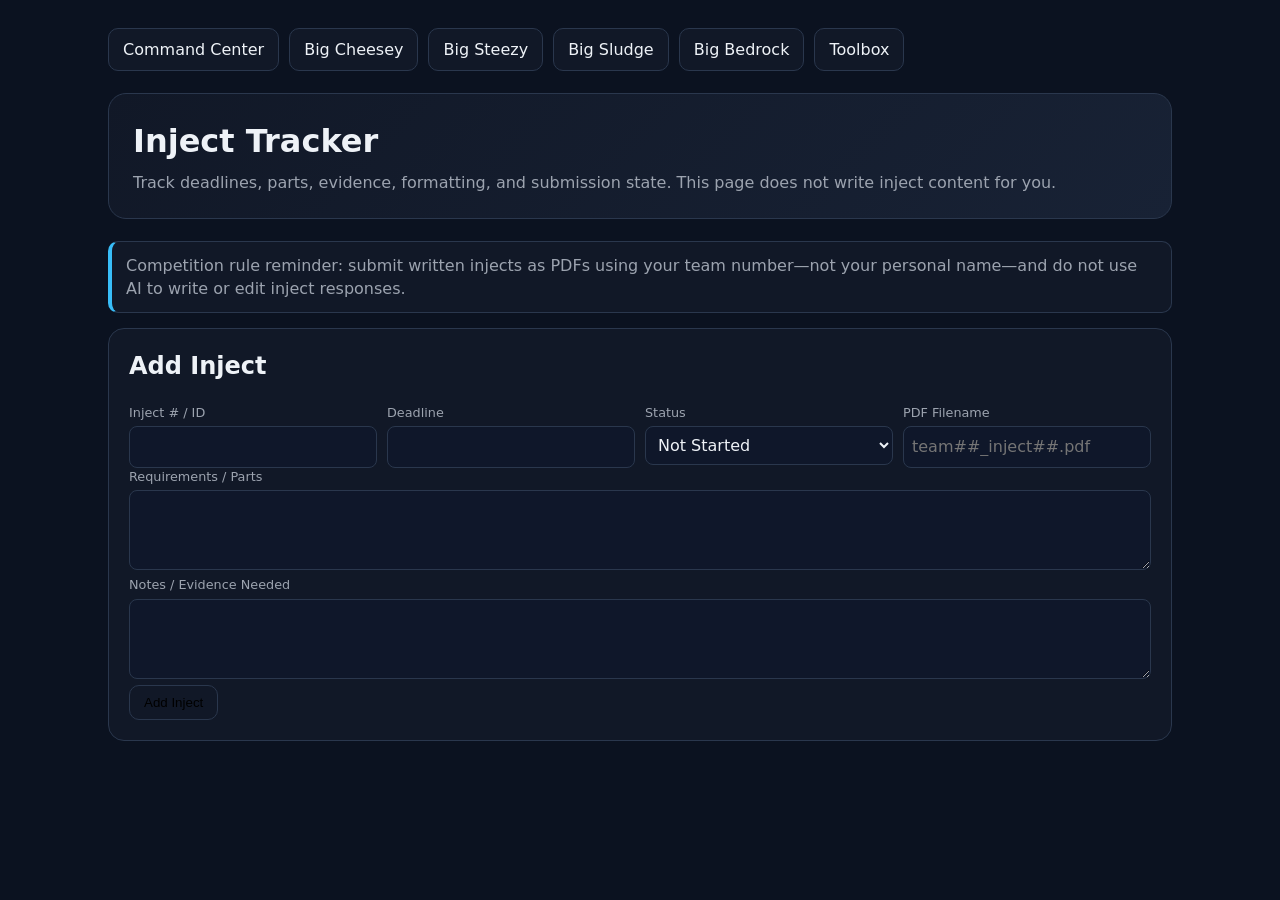
<file: injects.html>
<!doctype html><html lang="en"><head><meta charset="utf-8"><meta name="viewport" content="width=device-width,initial-scale=1">
<title>Inject Tracker</title><link rel="stylesheet" href="style.css"></head><body><div class="container">
<nav><a href="index.html">Command Center</a><a href="windows.html">Big Cheesey</a><a href="ubuntu.html">Big Steezy</a><a href="splunk.html">Big Sludge</a><a href="vyos.html">Big Bedrock</a><a href="toolbox.html">Toolbox</a></nav>
<div class="hero"><h1>Inject Tracker</h1><p>Track deadlines, parts, evidence, formatting, and submission state. This page does not write inject content for you.</p></div>
<div class="quick-note">Competition rule reminder: submit written injects as PDFs using your team number—not your personal name—and do not use AI to write or edit inject responses.</div>
<div class="card">
<h2>Add Inject</h2>
<div class="form-grid">
<div class="field"><label>Inject # / ID</label><input id="id"></div>
<div class="field"><label>Deadline</label><input id="deadline"></div>
<div class="field"><label>Status</label><select id="status"><option>Not Started</option><option>In Progress</option><option>Ready to Submit</option><option>Submitted</option></select></div>
<div class="field"><label>PDF Filename</label><input id="file" placeholder="team##_inject##.pdf"></div>
</div>
<div class="field"><label>Requirements / Parts</label><textarea id="req"></textarea></div>
<div class="field"><label>Notes / Evidence Needed</label><textarea id="notes"></textarea></div>
<button class="btn" id="add">Add Inject</button>
</div>
<div id="entries"></div>
</div><script src="data.js"></script><script>
const name="injects";
function render(){const a=load(name);document.querySelector("#entries").innerHTML=a.map((x,i)=>`<div class="entry"><div class="entry-head"><h3>${esc(x.id||"Inject")}</h3><small>${esc(x.deadline)} • ${esc(x.status)}</small></div><p><span class="badge">${esc(x.file)}</span></p><p><b>Requirements:</b> ${esc(x.req).replace(/\n/g,"<br>")}</p><p><b>Notes:</b> ${esc(x.notes).replace(/\n/g,"<br>")}</p><div class="entry-actions"><button class="small-btn danger" onclick="del(${i})">Delete</button></div></div>`).join("")}
function del(i){const a=load(name);a.splice(i,1);save(name,a);render()}
document.querySelector("#add").onclick=()=>{const a=load(name);a.push({id:id.value,deadline:deadline.value,status:status.value,file:file.value,req:req.value,notes:notes.value});save(name,a);render();["id","deadline","file","req","notes"].forEach(x=>document.getElementById(x).value="");}
render();
</script></body></html>
</file>
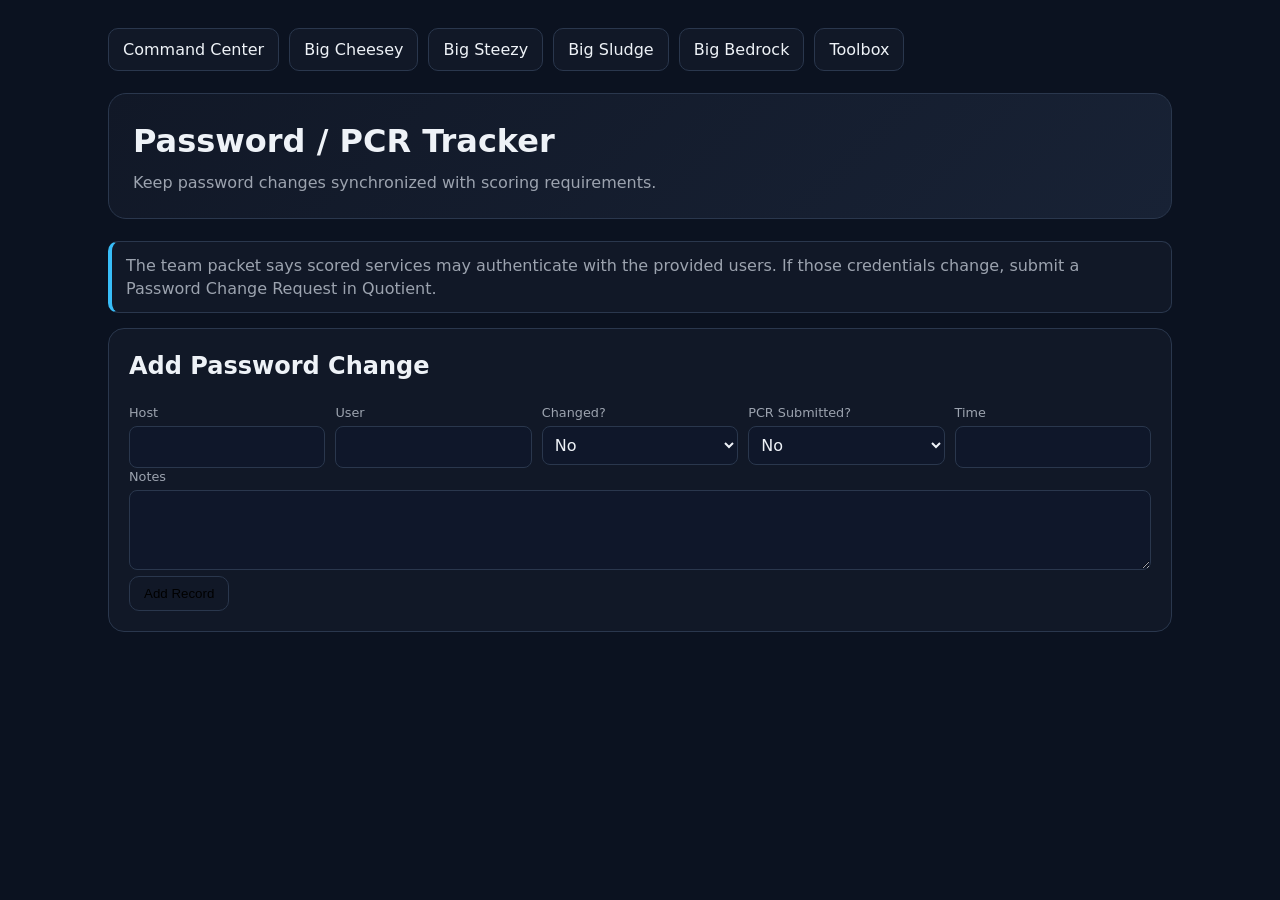
<file: pcr.html>
<!doctype html><html lang="en"><head><meta charset="utf-8"><meta name="viewport" content="width=device-width,initial-scale=1">
<title>Password / PCR Tracker</title><link rel="stylesheet" href="style.css"></head><body><div class="container">
<nav><a href="index.html">Command Center</a><a href="windows.html">Big Cheesey</a><a href="ubuntu.html">Big Steezy</a><a href="splunk.html">Big Sludge</a><a href="vyos.html">Big Bedrock</a><a href="toolbox.html">Toolbox</a></nav>
<div class="hero"><h1>Password / PCR Tracker</h1><p>Keep password changes synchronized with scoring requirements.</p></div>
<div class="quick-note">The team packet says scored services may authenticate with the provided users. If those credentials change, submit a Password Change Request in Quotient.</div>
<div class="card">
<h2>Add Password Change</h2>
<div class="form-grid">
<div class="field"><label>Host</label><input id="host"></div>
<div class="field"><label>User</label><input id="user"></div>
<div class="field"><label>Changed?</label><select id="changed"><option>No</option><option>Yes</option></select></div>
<div class="field"><label>PCR Submitted?</label><select id="pcr"><option>No</option><option>Yes</option></select></div>
<div class="field"><label>Time</label><input id="time"></div>
</div>
<div class="field"><label>Notes</label><textarea id="notes"></textarea></div>
<button class="btn" id="add">Add Record</button>
</div>
<div id="entries"></div>
</div><script src="data.js"></script><script>
const name="pcr";
function render(){const a=load(name);entries.innerHTML=a.map((x,i)=>`<div class="entry"><div class="entry-head"><h3>${esc(x.host)} — ${esc(x.user)}</h3><small>${esc(x.time)}</small></div><p><span class="badge">Changed: ${esc(x.changed)}</span><span class="badge">PCR: ${esc(x.pcr)}</span></p><p>${esc(x.notes).replace(/\n/g,"<br>")}</p><button class="small-btn danger" onclick="del(${i})">Delete</button></div>`).join("")}
function del(i){const a=load(name);a.splice(i,1);save(name,a);render()}
add.onclick=()=>{const a=load(name);a.push({host:host.value,user:user.value,changed:changed.value,pcr:pcr.value,time:time.value,notes:notes.value});save(name,a);render();}
render();
</script></body></html>
</file>
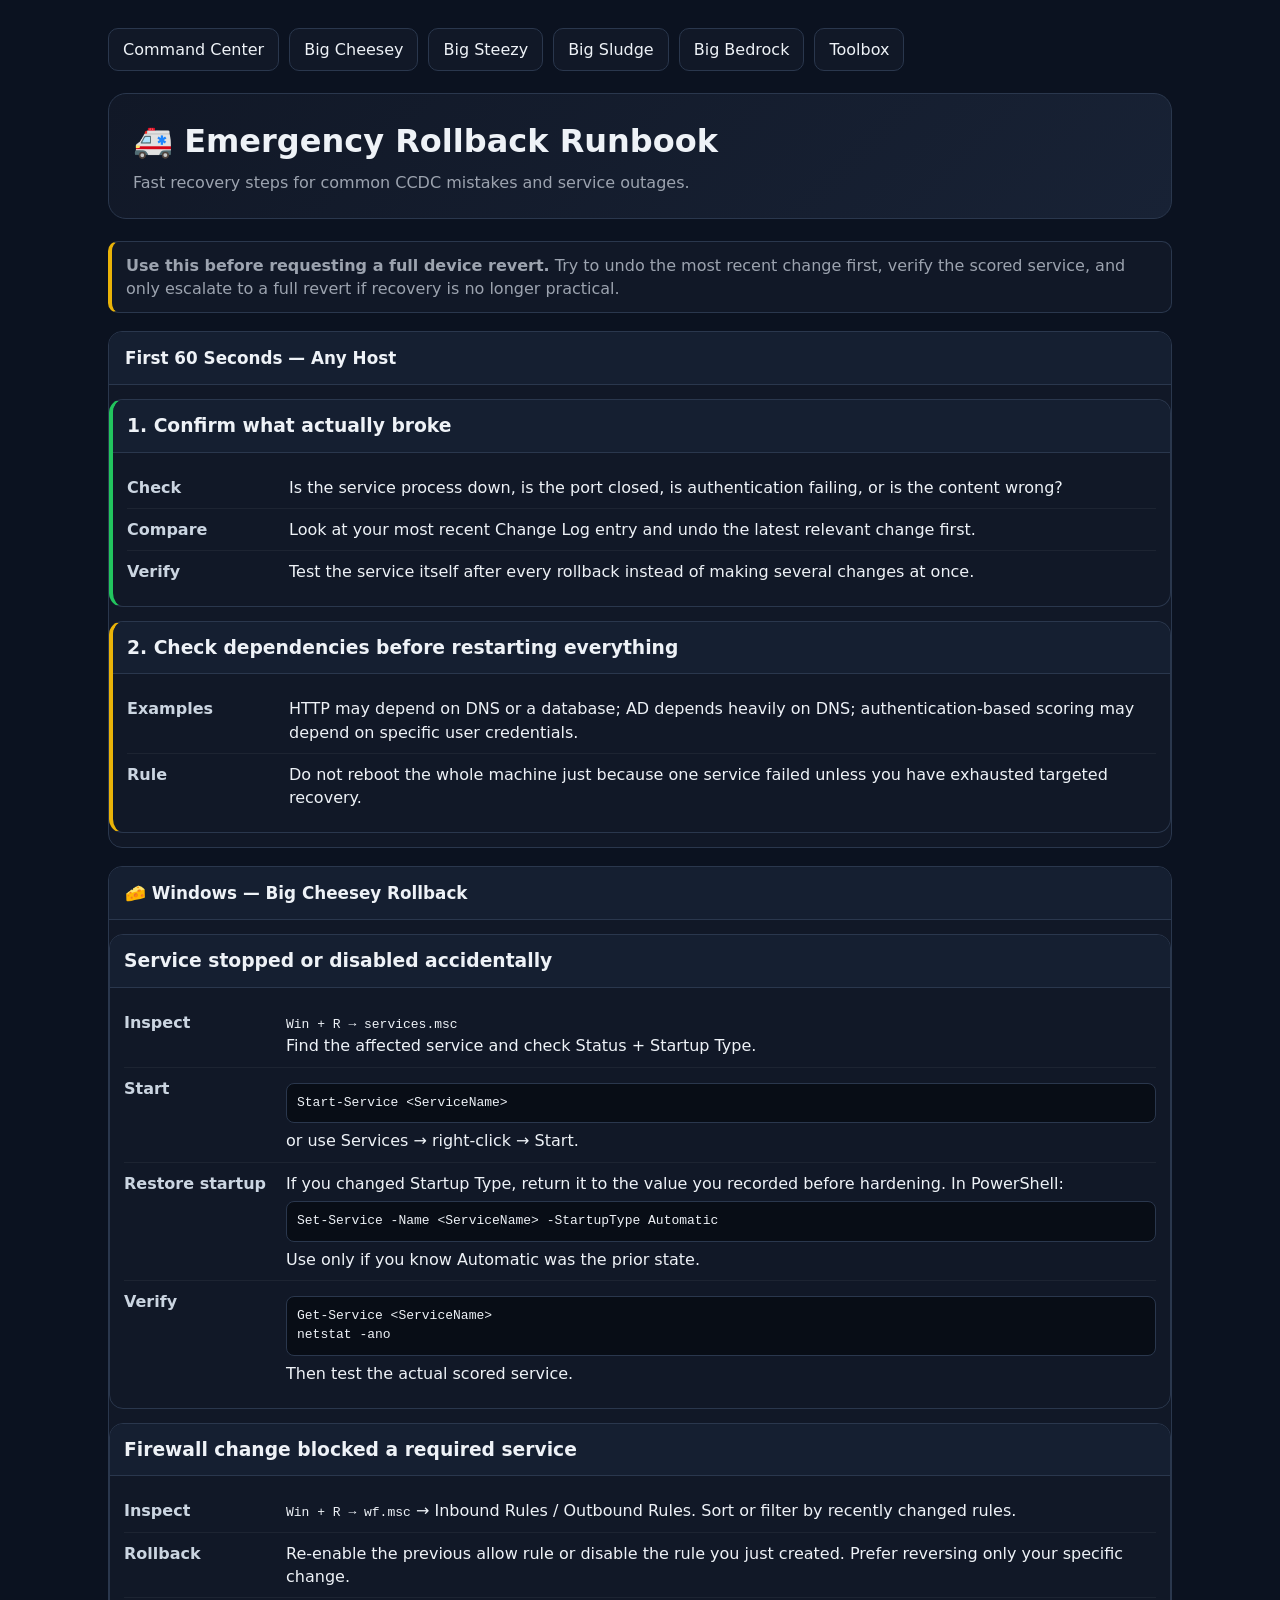
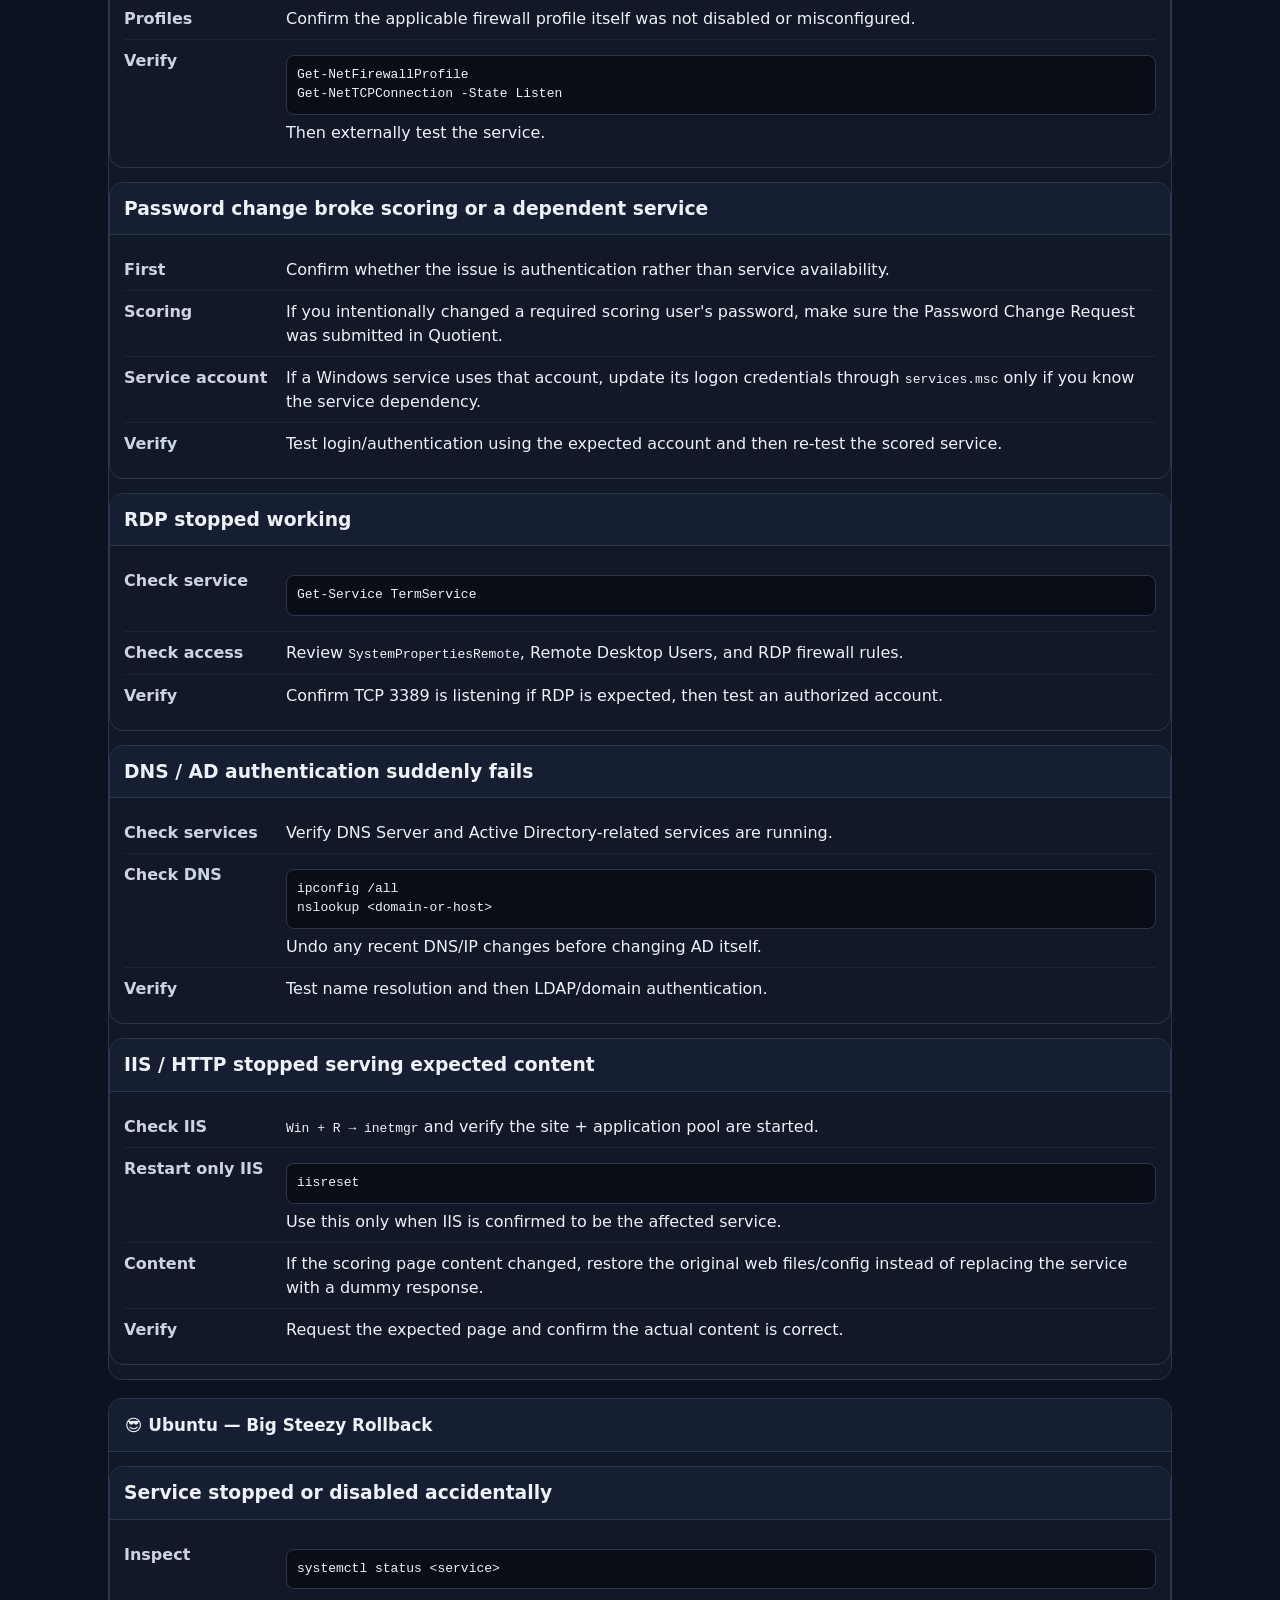
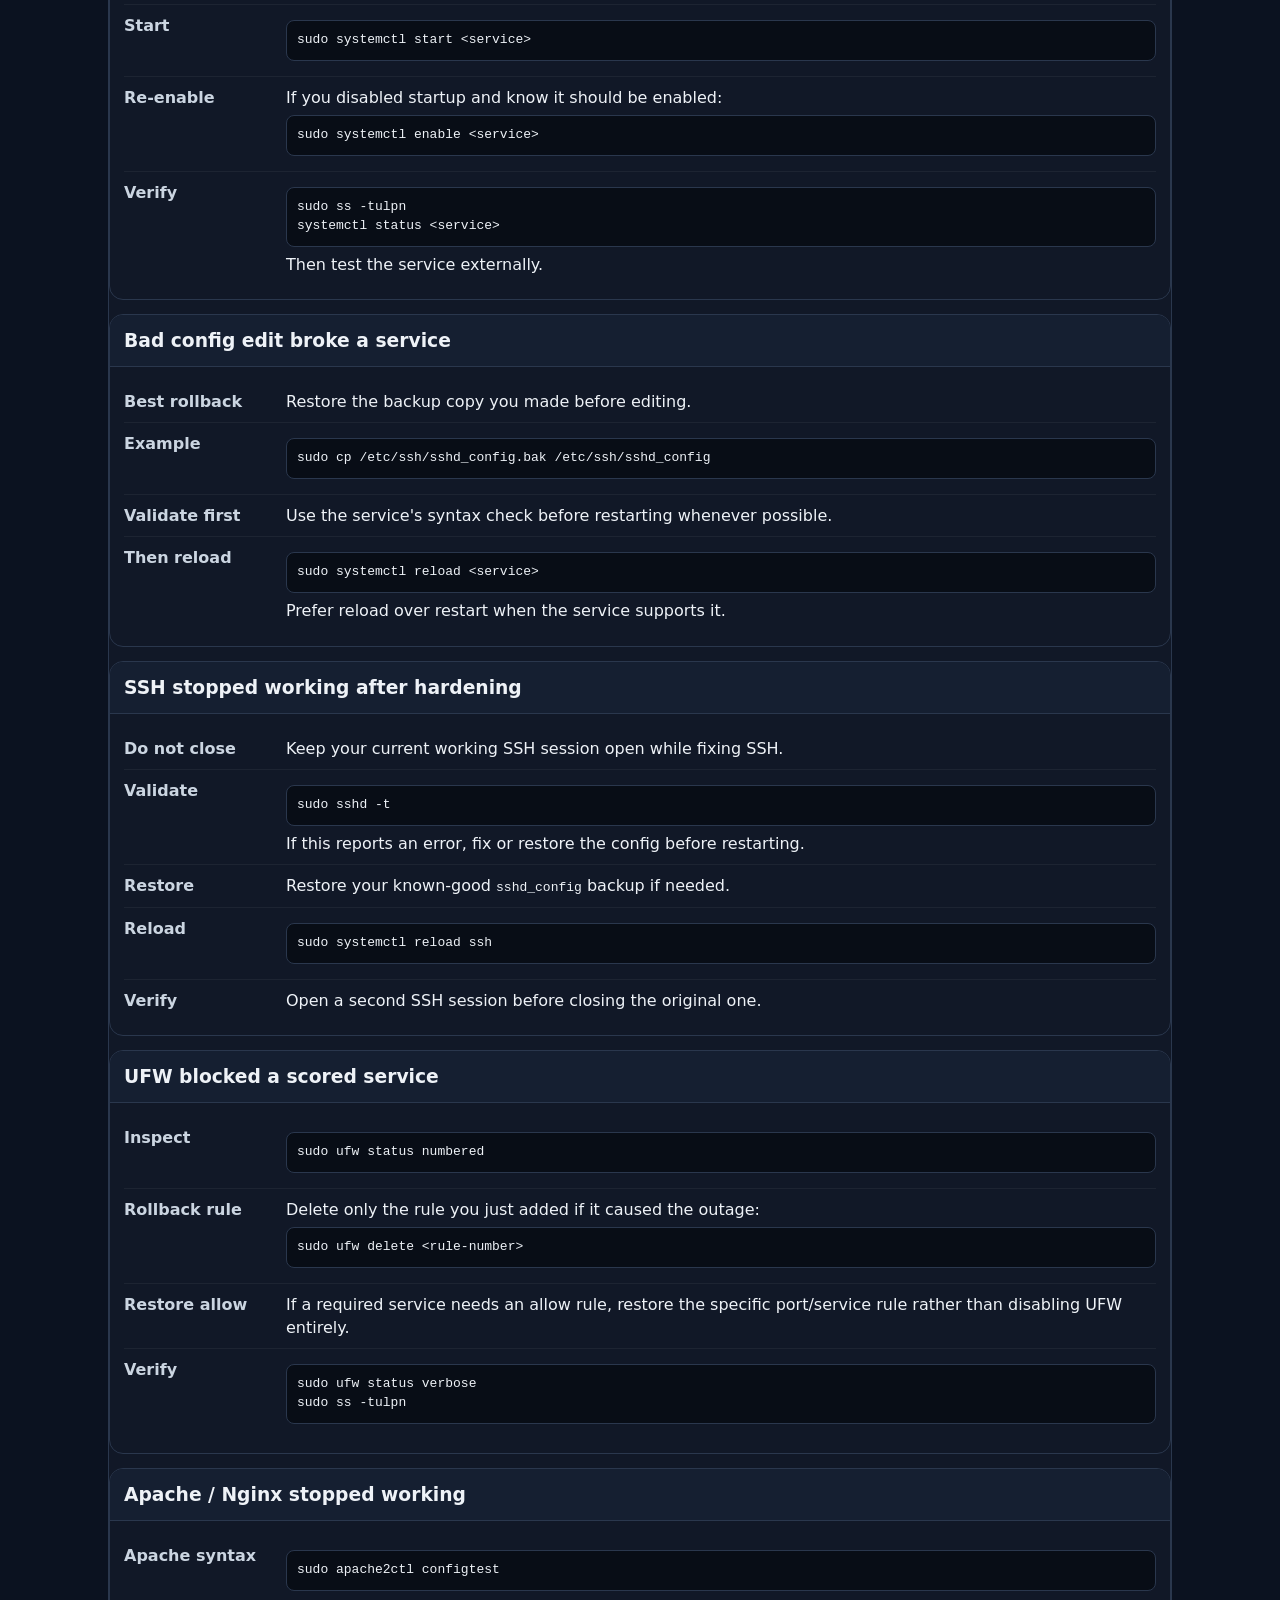
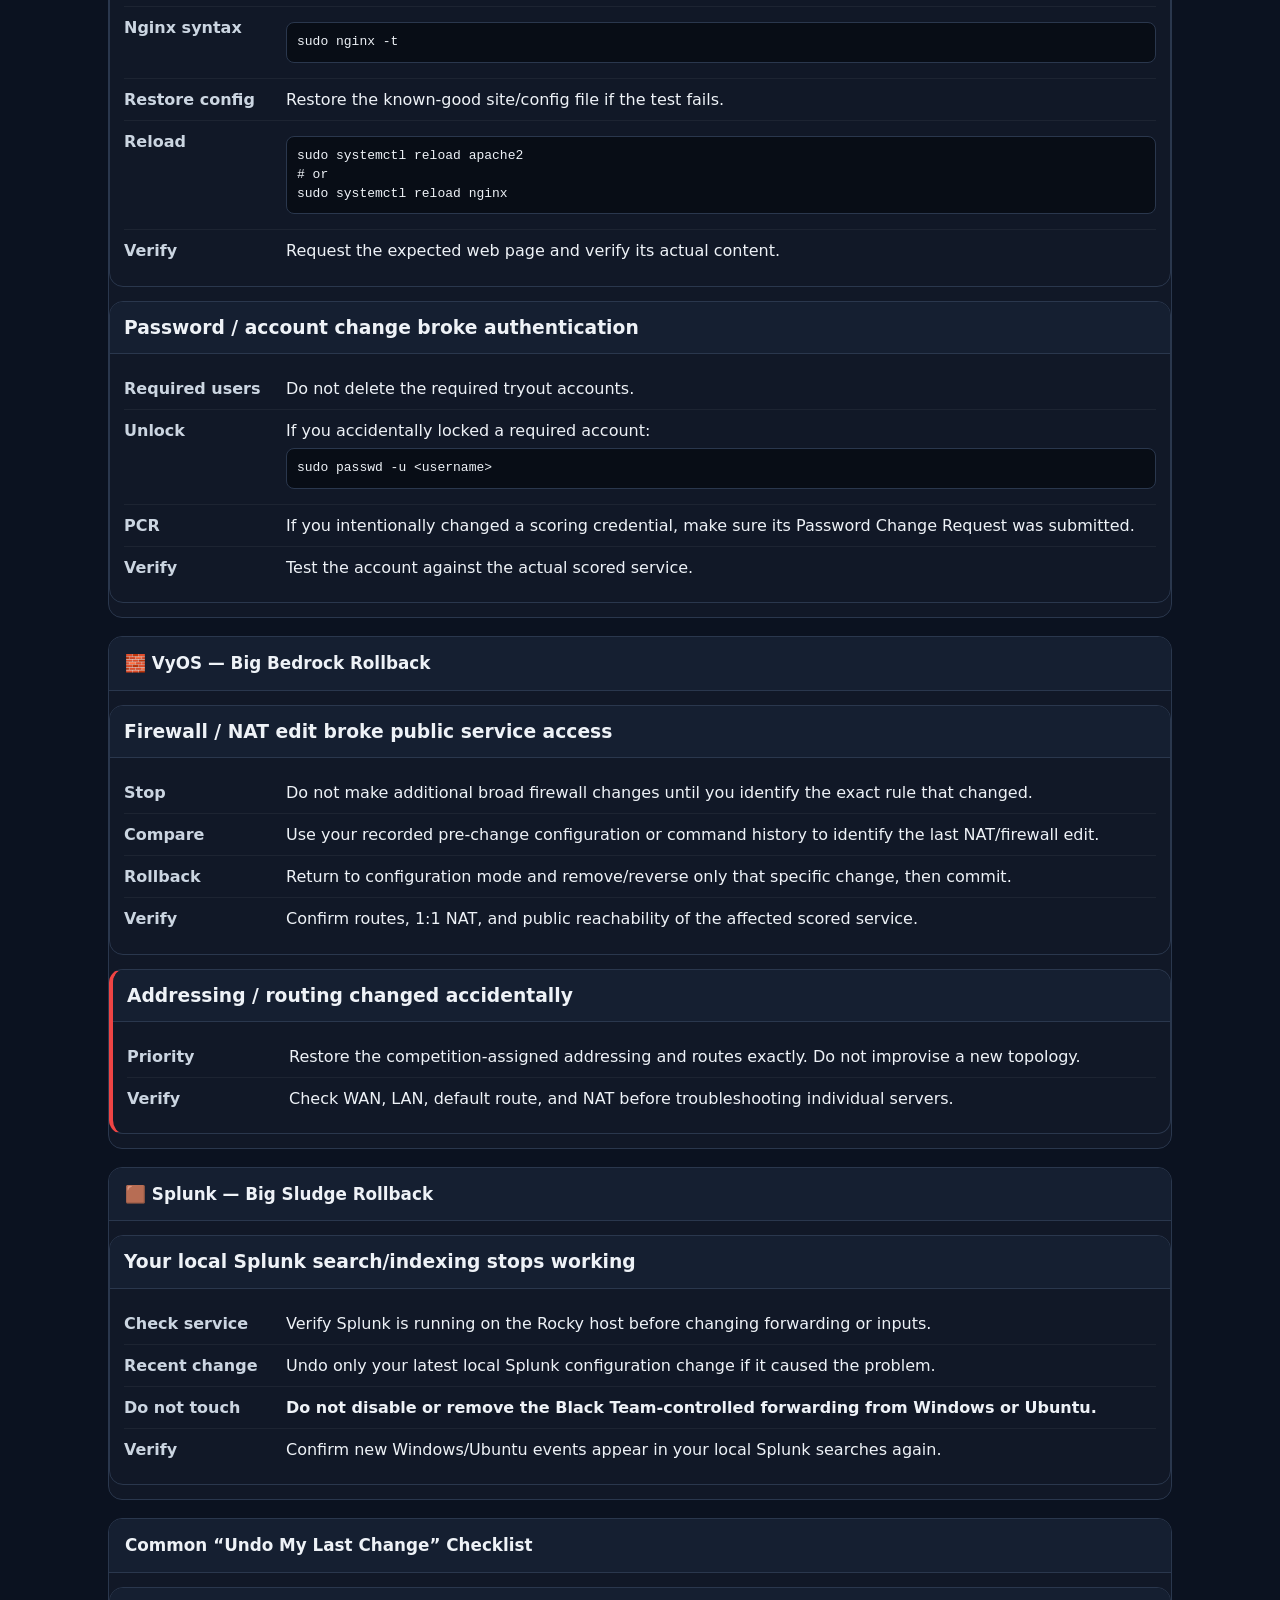
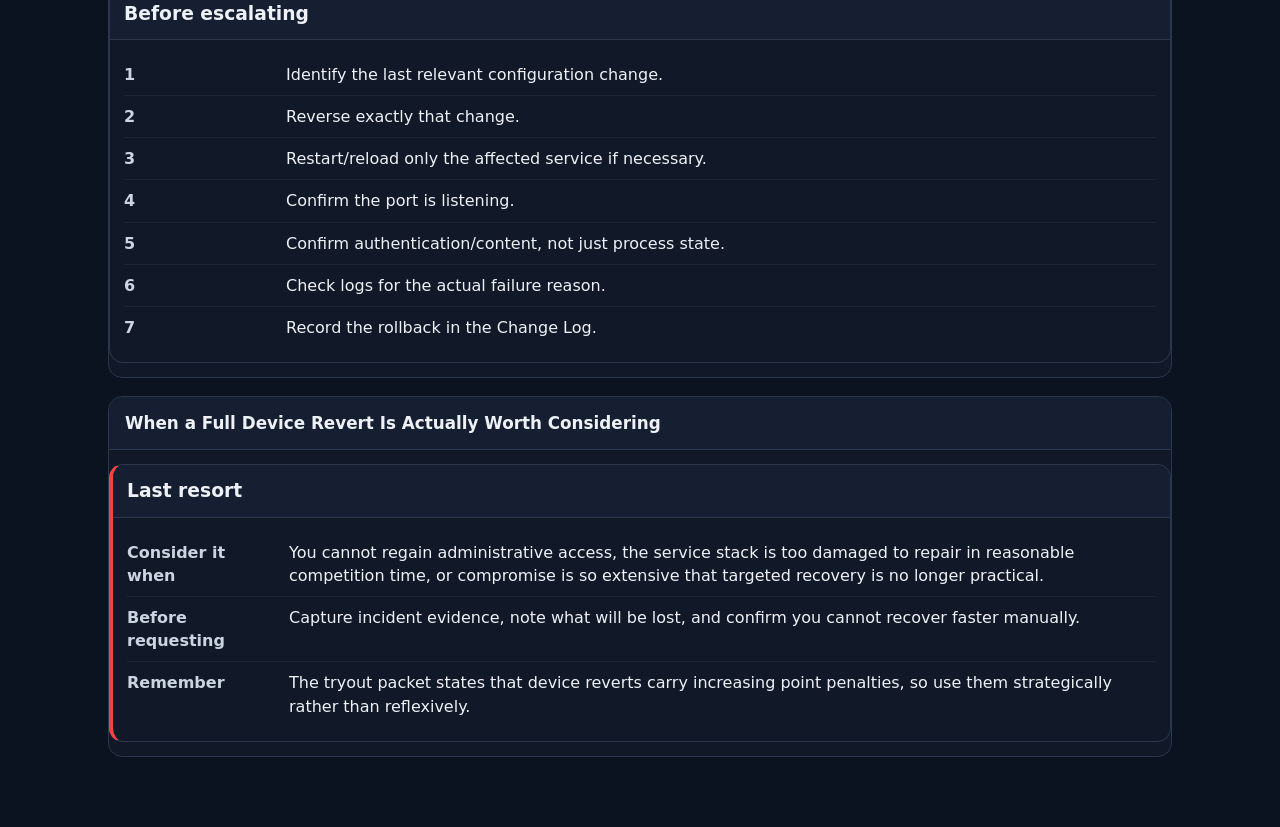
<file: recovery.html>
<!doctype html>
<html lang="en">
<head>
<meta charset="utf-8">
<meta name="viewport" content="width=device-width,initial-scale=1">
<title>Emergency Rollback Runbook</title>
<link rel="stylesheet" href="style.css">
</head>
<body>
<div class="container">

<nav>
<a href="index.html">Command Center</a>
<a href="windows.html">Big Cheesey</a>
<a href="ubuntu.html">Big Steezy</a>
<a href="splunk.html">Big Sludge</a>
<a href="vyos.html">Big Bedrock</a>
<a href="toolbox.html">Toolbox</a>
</nav>

<div class="hero">
<h1>🚑 Emergency Rollback Runbook</h1>
<p>Fast recovery steps for common CCDC mistakes and service outages.</p>
</div>

<div class="quick-note rollback-caution">
<strong>Use this before requesting a full device revert.</strong>
Try to undo the most recent change first, verify the scored service, and only escalate to a full revert if recovery is no longer practical.
</div>

<section class="section">
<h2>First 60 Seconds — Any Host</h2>

<div class="rollback-card rollback-safe">
<h3>1. Confirm what actually broke</h3>
<div class="rollback-body">
<div class="rollback-step"><div class="rollback-label">Check</div><div>Is the service process down, is the port closed, is authentication failing, or is the content wrong?</div></div>
<div class="rollback-step"><div class="rollback-label">Compare</div><div>Look at your most recent Change Log entry and undo the latest relevant change first.</div></div>
<div class="rollback-step"><div class="rollback-label">Verify</div><div>Test the service itself after every rollback instead of making several changes at once.</div></div>
</div>
</div>

<div class="rollback-card rollback-caution">
<h3>2. Check dependencies before restarting everything</h3>
<div class="rollback-body">
<div class="rollback-step"><div class="rollback-label">Examples</div><div>HTTP may depend on DNS or a database; AD depends heavily on DNS; authentication-based scoring may depend on specific user credentials.</div></div>
<div class="rollback-step"><div class="rollback-label">Rule</div><div>Do not reboot the whole machine just because one service failed unless you have exhausted targeted recovery.</div></div>
</div>
</div>
</section>

<section class="section">
<h2>🧀 Windows — Big Cheesey Rollback</h2>

<div class="rollback-card">
<h3>Service stopped or disabled accidentally</h3>
<div class="rollback-body">
<div class="rollback-step"><div class="rollback-label">Inspect</div><div><code>Win + R → services.msc</code><br>Find the affected service and check Status + Startup Type.</div></div>
<div class="rollback-step"><div class="rollback-label">Start</div><div><pre>Start-Service &lt;ServiceName&gt;</pre>or use Services → right-click → Start.</div></div>
<div class="rollback-step"><div class="rollback-label">Restore startup</div><div>If you changed Startup Type, return it to the value you recorded before hardening. In PowerShell:<pre>Set-Service -Name &lt;ServiceName&gt; -StartupType Automatic</pre>Use only if you know Automatic was the prior state.</div></div>
<div class="rollback-step"><div class="rollback-label">Verify</div><div><pre>Get-Service &lt;ServiceName&gt;
netstat -ano</pre>Then test the actual scored service.</div></div>
</div>
</div>

<div class="rollback-card">
<h3>Firewall change blocked a required service</h3>
<div class="rollback-body">
<div class="rollback-step"><div class="rollback-label">Inspect</div><div><code>Win + R → wf.msc</code> → Inbound Rules / Outbound Rules. Sort or filter by recently changed rules.</div></div>
<div class="rollback-step"><div class="rollback-label">Rollback</div><div>Re-enable the previous allow rule or disable the rule you just created. Prefer reversing only your specific change.</div></div>
<div class="rollback-step"><div class="rollback-label">Profiles</div><div>Confirm the applicable firewall profile itself was not disabled or misconfigured.</div></div>
<div class="rollback-step"><div class="rollback-label">Verify</div><div><pre>Get-NetFirewallProfile
Get-NetTCPConnection -State Listen</pre>Then externally test the service.</div></div>
</div>
</div>

<div class="rollback-card">
<h3>Password change broke scoring or a dependent service</h3>
<div class="rollback-body">
<div class="rollback-step"><div class="rollback-label">First</div><div>Confirm whether the issue is authentication rather than service availability.</div></div>
<div class="rollback-step"><div class="rollback-label">Scoring</div><div>If you intentionally changed a required scoring user's password, make sure the Password Change Request was submitted in Quotient.</div></div>
<div class="rollback-step"><div class="rollback-label">Service account</div><div>If a Windows service uses that account, update its logon credentials through <code>services.msc</code> only if you know the service dependency.</div></div>
<div class="rollback-step"><div class="rollback-label">Verify</div><div>Test login/authentication using the expected account and then re-test the scored service.</div></div>
</div>
</div>

<div class="rollback-card">
<h3>RDP stopped working</h3>
<div class="rollback-body">
<div class="rollback-step"><div class="rollback-label">Check service</div><div><pre>Get-Service TermService</pre></div></div>
<div class="rollback-step"><div class="rollback-label">Check access</div><div>Review <code>SystemPropertiesRemote</code>, Remote Desktop Users, and RDP firewall rules.</div></div>
<div class="rollback-step"><div class="rollback-label">Verify</div><div>Confirm TCP 3389 is listening if RDP is expected, then test an authorized account.</div></div>
</div>
</div>

<div class="rollback-card">
<h3>DNS / AD authentication suddenly fails</h3>
<div class="rollback-body">
<div class="rollback-step"><div class="rollback-label">Check services</div><div>Verify DNS Server and Active Directory-related services are running.</div></div>
<div class="rollback-step"><div class="rollback-label">Check DNS</div><div><pre>ipconfig /all
nslookup &lt;domain-or-host&gt;</pre>Undo any recent DNS/IP changes before changing AD itself.</div></div>
<div class="rollback-step"><div class="rollback-label">Verify</div><div>Test name resolution and then LDAP/domain authentication.</div></div>
</div>
</div>

<div class="rollback-card">
<h3>IIS / HTTP stopped serving expected content</h3>
<div class="rollback-body">
<div class="rollback-step"><div class="rollback-label">Check IIS</div><div><code>Win + R → inetmgr</code> and verify the site + application pool are started.</div></div>
<div class="rollback-step"><div class="rollback-label">Restart only IIS</div><div><pre>iisreset</pre>Use this only when IIS is confirmed to be the affected service.</div></div>
<div class="rollback-step"><div class="rollback-label">Content</div><div>If the scoring page content changed, restore the original web files/config instead of replacing the service with a dummy response.</div></div>
<div class="rollback-step"><div class="rollback-label">Verify</div><div>Request the expected page and confirm the actual content is correct.</div></div>
</div>
</div>
</section>

<section class="section">
<h2>😎 Ubuntu — Big Steezy Rollback</h2>

<div class="rollback-card">
<h3>Service stopped or disabled accidentally</h3>
<div class="rollback-body">
<div class="rollback-step"><div class="rollback-label">Inspect</div><div><pre>systemctl status &lt;service&gt;</pre></div></div>
<div class="rollback-step"><div class="rollback-label">Start</div><div><pre>sudo systemctl start &lt;service&gt;</pre></div></div>
<div class="rollback-step"><div class="rollback-label">Re-enable</div><div>If you disabled startup and know it should be enabled:<pre>sudo systemctl enable &lt;service&gt;</pre></div></div>
<div class="rollback-step"><div class="rollback-label">Verify</div><div><pre>sudo ss -tulpn
systemctl status &lt;service&gt;</pre>Then test the service externally.</div></div>
</div>
</div>

<div class="rollback-card">
<h3>Bad config edit broke a service</h3>
<div class="rollback-body">
<div class="rollback-step"><div class="rollback-label">Best rollback</div><div>Restore the backup copy you made before editing.</div></div>
<div class="rollback-step"><div class="rollback-label">Example</div><div><pre>sudo cp /etc/ssh/sshd_config.bak /etc/ssh/sshd_config</pre></div></div>
<div class="rollback-step"><div class="rollback-label">Validate first</div><div>Use the service's syntax check before restarting whenever possible.</div></div>
<div class="rollback-step"><div class="rollback-label">Then reload</div><div><pre>sudo systemctl reload &lt;service&gt;</pre>Prefer reload over restart when the service supports it.</div></div>
</div>
</div>

<div class="rollback-card">
<h3>SSH stopped working after hardening</h3>
<div class="rollback-body">
<div class="rollback-step"><div class="rollback-label">Do not close</div><div>Keep your current working SSH session open while fixing SSH.</div></div>
<div class="rollback-step"><div class="rollback-label">Validate</div><div><pre>sudo sshd -t</pre>If this reports an error, fix or restore the config before restarting.</div></div>
<div class="rollback-step"><div class="rollback-label">Restore</div><div>Restore your known-good <code>sshd_config</code> backup if needed.</div></div>
<div class="rollback-step"><div class="rollback-label">Reload</div><div><pre>sudo systemctl reload ssh</pre></div></div>
<div class="rollback-step"><div class="rollback-label">Verify</div><div>Open a second SSH session before closing the original one.</div></div>
</div>
</div>

<div class="rollback-card">
<h3>UFW blocked a scored service</h3>
<div class="rollback-body">
<div class="rollback-step"><div class="rollback-label">Inspect</div><div><pre>sudo ufw status numbered</pre></div></div>
<div class="rollback-step"><div class="rollback-label">Rollback rule</div><div>Delete only the rule you just added if it caused the outage:<pre>sudo ufw delete &lt;rule-number&gt;</pre></div></div>
<div class="rollback-step"><div class="rollback-label">Restore allow</div><div>If a required service needs an allow rule, restore the specific port/service rule rather than disabling UFW entirely.</div></div>
<div class="rollback-step"><div class="rollback-label">Verify</div><div><pre>sudo ufw status verbose
sudo ss -tulpn</pre></div></div>
</div>
</div>

<div class="rollback-card">
<h3>Apache / Nginx stopped working</h3>
<div class="rollback-body">
<div class="rollback-step"><div class="rollback-label">Apache syntax</div><div><pre>sudo apache2ctl configtest</pre></div></div>
<div class="rollback-step"><div class="rollback-label">Nginx syntax</div><div><pre>sudo nginx -t</pre></div></div>
<div class="rollback-step"><div class="rollback-label">Restore config</div><div>Restore the known-good site/config file if the test fails.</div></div>
<div class="rollback-step"><div class="rollback-label">Reload</div><div><pre>sudo systemctl reload apache2
# or
sudo systemctl reload nginx</pre></div></div>
<div class="rollback-step"><div class="rollback-label">Verify</div><div>Request the expected web page and verify its actual content.</div></div>
</div>
</div>

<div class="rollback-card">
<h3>Password / account change broke authentication</h3>
<div class="rollback-body">
<div class="rollback-step"><div class="rollback-label">Required users</div><div>Do not delete the required tryout accounts.</div></div>
<div class="rollback-step"><div class="rollback-label">Unlock</div><div>If you accidentally locked a required account:<pre>sudo passwd -u &lt;username&gt;</pre></div></div>
<div class="rollback-step"><div class="rollback-label">PCR</div><div>If you intentionally changed a scoring credential, make sure its Password Change Request was submitted.</div></div>
<div class="rollback-step"><div class="rollback-label">Verify</div><div>Test the account against the actual scored service.</div></div>
</div>
</div>
</section>

<section class="section">
<h2>🧱 VyOS — Big Bedrock Rollback</h2>

<div class="rollback-card">
<h3>Firewall / NAT edit broke public service access</h3>
<div class="rollback-body">
<div class="rollback-step"><div class="rollback-label">Stop</div><div>Do not make additional broad firewall changes until you identify the exact rule that changed.</div></div>
<div class="rollback-step"><div class="rollback-label">Compare</div><div>Use your recorded pre-change configuration or command history to identify the last NAT/firewall edit.</div></div>
<div class="rollback-step"><div class="rollback-label">Rollback</div><div>Return to configuration mode and remove/reverse only that specific change, then commit.</div></div>
<div class="rollback-step"><div class="rollback-label">Verify</div><div>Confirm routes, 1:1 NAT, and public reachability of the affected scored service.</div></div>
</div>
</div>

<div class="rollback-card rollback-danger">
<h3>Addressing / routing changed accidentally</h3>
<div class="rollback-body">
<div class="rollback-step"><div class="rollback-label">Priority</div><div>Restore the competition-assigned addressing and routes exactly. Do not improvise a new topology.</div></div>
<div class="rollback-step"><div class="rollback-label">Verify</div><div>Check WAN, LAN, default route, and NAT before troubleshooting individual servers.</div></div>
</div>
</div>
</section>

<section class="section">
<h2>🟫 Splunk — Big Sludge Rollback</h2>

<div class="rollback-card">
<h3>Your local Splunk search/indexing stops working</h3>
<div class="rollback-body">
<div class="rollback-step"><div class="rollback-label">Check service</div><div>Verify Splunk is running on the Rocky host before changing forwarding or inputs.</div></div>
<div class="rollback-step"><div class="rollback-label">Recent change</div><div>Undo only your latest local Splunk configuration change if it caused the problem.</div></div>
<div class="rollback-step"><div class="rollback-label">Do not touch</div><div><strong>Do not disable or remove the Black Team-controlled forwarding from Windows or Ubuntu.</strong></div></div>
<div class="rollback-step"><div class="rollback-label">Verify</div><div>Confirm new Windows/Ubuntu events appear in your local Splunk searches again.</div></div>
</div>
</div>
</section>

<section class="section">
<h2>Common “Undo My Last Change” Checklist</h2>

<div class="rollback-card">
<h3>Before escalating</h3>
<div class="rollback-body">
<div class="rollback-step"><div class="rollback-label">1</div><div>Identify the last relevant configuration change.</div></div>
<div class="rollback-step"><div class="rollback-label">2</div><div>Reverse exactly that change.</div></div>
<div class="rollback-step"><div class="rollback-label">3</div><div>Restart/reload only the affected service if necessary.</div></div>
<div class="rollback-step"><div class="rollback-label">4</div><div>Confirm the port is listening.</div></div>
<div class="rollback-step"><div class="rollback-label">5</div><div>Confirm authentication/content, not just process state.</div></div>
<div class="rollback-step"><div class="rollback-label">6</div><div>Check logs for the actual failure reason.</div></div>
<div class="rollback-step"><div class="rollback-label">7</div><div>Record the rollback in the Change Log.</div></div>
</div>
</div>
</section>

<section class="section">
<h2>When a Full Device Revert Is Actually Worth Considering</h2>
<div class="rollback-card rollback-danger">
<h3>Last resort</h3>
<div class="rollback-body">
<div class="rollback-step"><div class="rollback-label">Consider it when</div><div>You cannot regain administrative access, the service stack is too damaged to repair in reasonable competition time, or compromise is so extensive that targeted recovery is no longer practical.</div></div>
<div class="rollback-step"><div class="rollback-label">Before requesting</div><div>Capture incident evidence, note what will be lost, and confirm you cannot recover faster manually.</div></div>
<div class="rollback-step"><div class="rollback-label">Remember</div><div>The tryout packet states that device reverts carry increasing point penalties, so use them strategically rather than reflexively.</div></div>
</div>
</div>
</section>

</div>
</body>
</html>
</file>
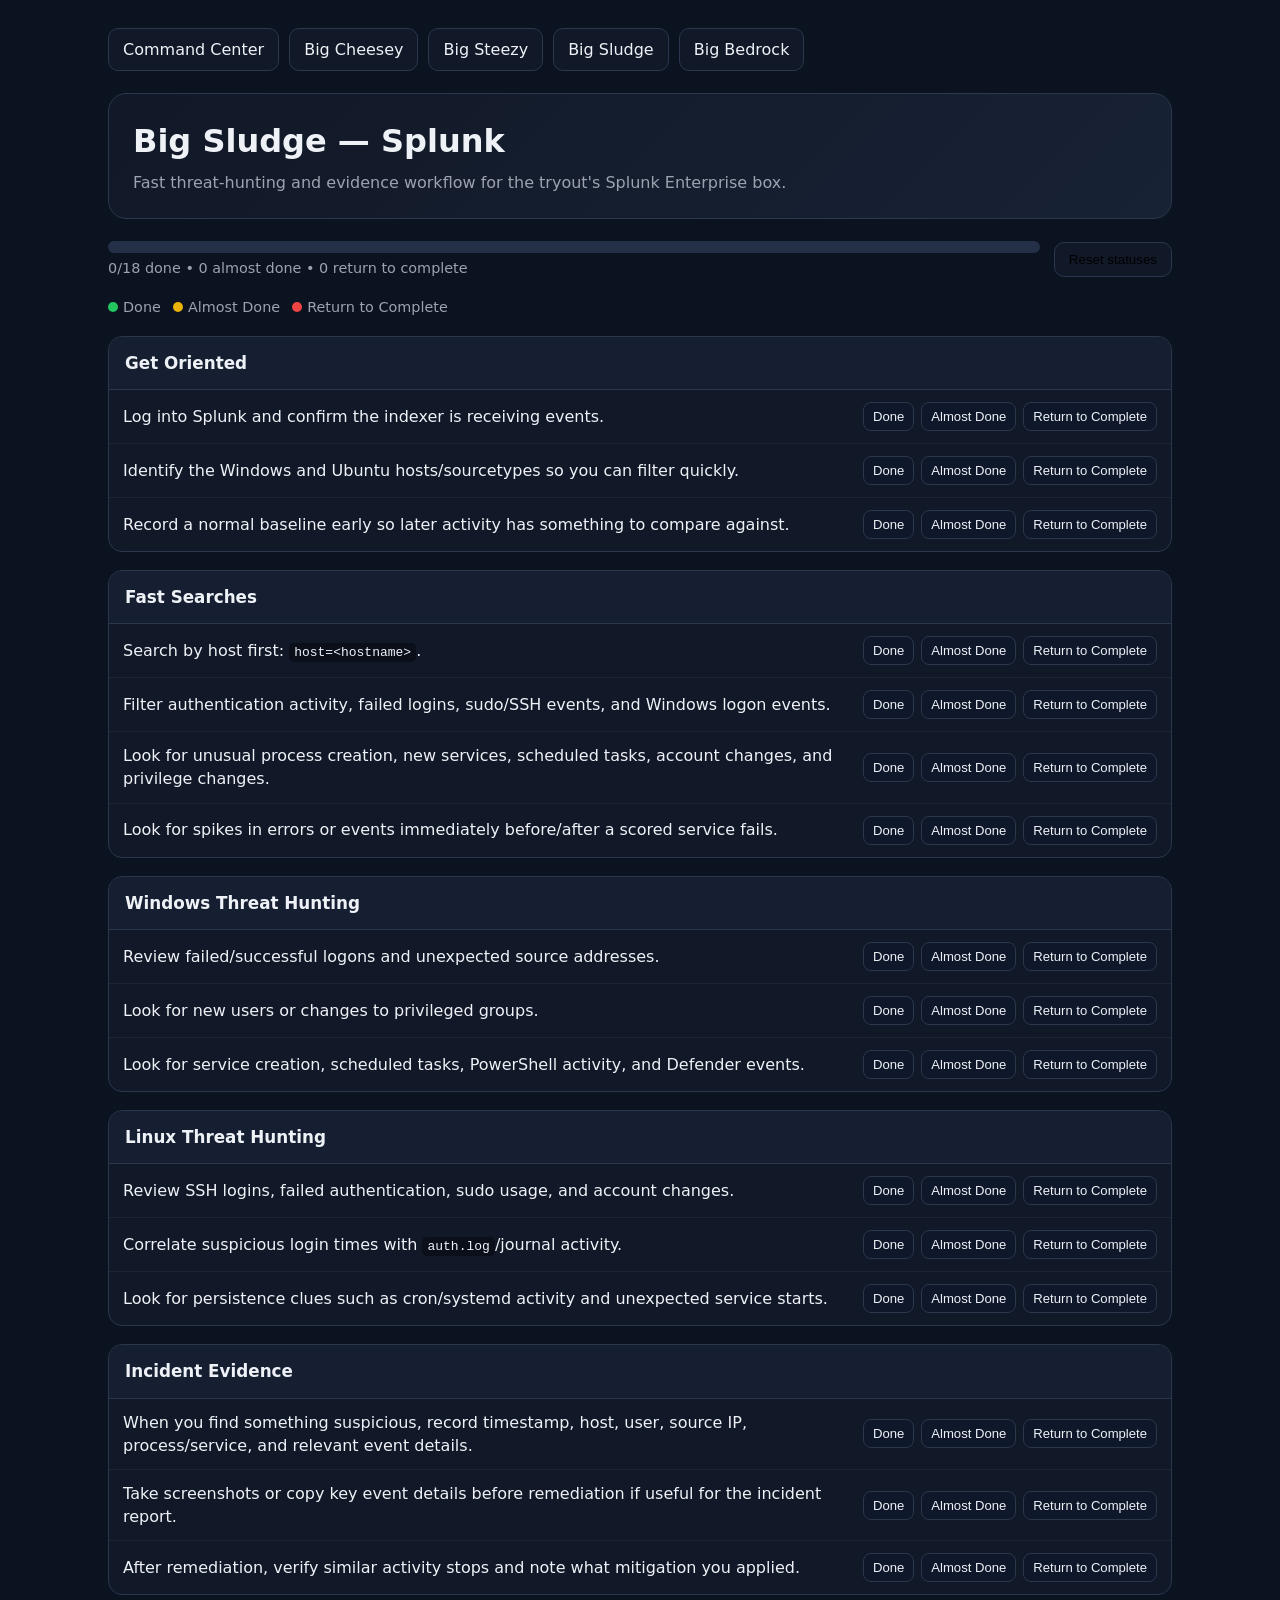
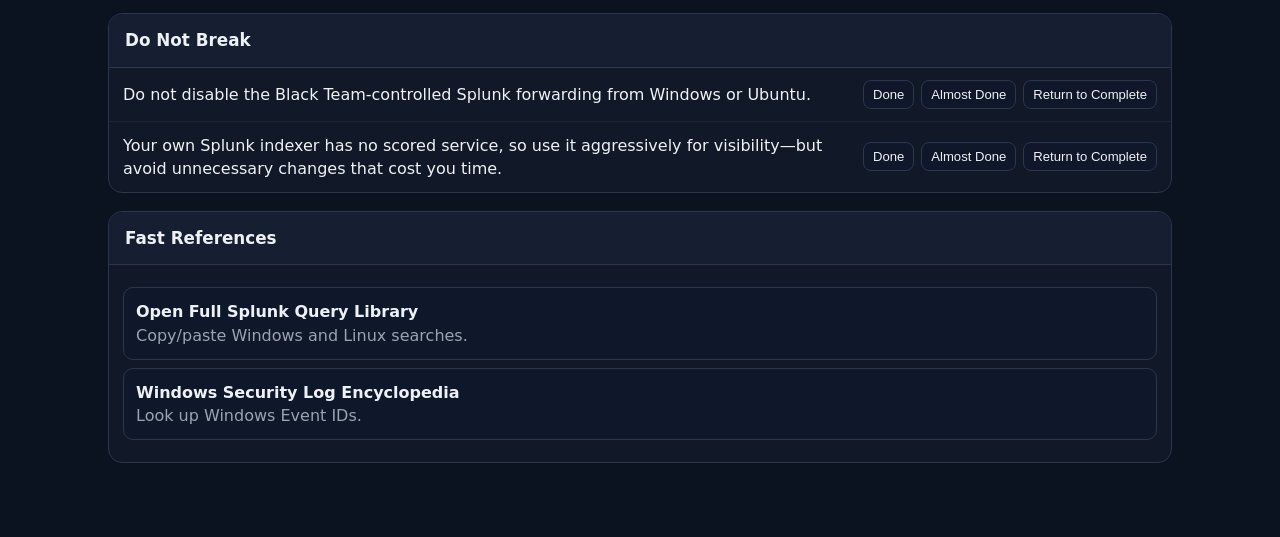
<file: splunk.html>
<!doctype html>
<html lang="en"><head><meta charset="utf-8"><meta name="viewport" content="width=device-width,initial-scale=1">
<title>Big Sludge — Splunk</title><link rel="stylesheet" href="style.css"></head>
<body data-page="splunk"><div class="container">
<nav><a href="index.html">Command Center</a><a href="windows.html">Big Cheesey</a><a href="ubuntu.html">Big Steezy</a><a href="splunk.html">Big Sludge</a><a href="vyos.html">Big Bedrock</a></nav>
<div class="hero"><h1>Big Sludge — Splunk</h1><p>Fast threat-hunting and evidence workflow for the tryout's Splunk Enterprise box.</p></div>
<div class="toolbar">
  <div class="progress-wrap"><div class="progress"><div></div></div><div class="progress-label"></div></div>
  <button id="reset" class="btn">Reset statuses</button>
</div>
<div class="legend"><span><span class="dot green"></span>Done</span><span><span class="dot yellow"></span>Almost Done</span><span><span class="dot red"></span>Return to Complete</span></div>
<section class="section"><h2>Get Oriented</h2><div class="task" data-id="s-base1">
      <div class="task-text">Log into Splunk and confirm the indexer is receiving events.</div>
      <div class="status">
        <button class="done-btn">Done</button>
        <button class="almost-btn">Almost Done</button>
        <button class="return-btn">Return to Complete</button>
      </div>
    </div><div class="task" data-id="s-base2">
      <div class="task-text">Identify the Windows and Ubuntu hosts/sourcetypes so you can filter quickly.</div>
      <div class="status">
        <button class="done-btn">Done</button>
        <button class="almost-btn">Almost Done</button>
        <button class="return-btn">Return to Complete</button>
      </div>
    </div><div class="task" data-id="s-base3">
      <div class="task-text">Record a normal baseline early so later activity has something to compare against.</div>
      <div class="status">
        <button class="done-btn">Done</button>
        <button class="almost-btn">Almost Done</button>
        <button class="return-btn">Return to Complete</button>
      </div>
    </div></section><section class="section"><h2>Fast Searches</h2><div class="task" data-id="s-q1">
      <div class="task-text">Search by host first: <code>host=&lt;hostname&gt;</code>.</div>
      <div class="status">
        <button class="done-btn">Done</button>
        <button class="almost-btn">Almost Done</button>
        <button class="return-btn">Return to Complete</button>
      </div>
    </div><div class="task" data-id="s-q2">
      <div class="task-text">Filter authentication activity, failed logins, sudo/SSH events, and Windows logon events.</div>
      <div class="status">
        <button class="done-btn">Done</button>
        <button class="almost-btn">Almost Done</button>
        <button class="return-btn">Return to Complete</button>
      </div>
    </div><div class="task" data-id="s-q3">
      <div class="task-text">Look for unusual process creation, new services, scheduled tasks, account changes, and privilege changes.</div>
      <div class="status">
        <button class="done-btn">Done</button>
        <button class="almost-btn">Almost Done</button>
        <button class="return-btn">Return to Complete</button>
      </div>
    </div><div class="task" data-id="s-q4">
      <div class="task-text">Look for spikes in errors or events immediately before/after a scored service fails.</div>
      <div class="status">
        <button class="done-btn">Done</button>
        <button class="almost-btn">Almost Done</button>
        <button class="return-btn">Return to Complete</button>
      </div>
    </div></section><section class="section"><h2>Windows Threat Hunting</h2><div class="task" data-id="s-win1">
      <div class="task-text">Review failed/successful logons and unexpected source addresses.</div>
      <div class="status">
        <button class="done-btn">Done</button>
        <button class="almost-btn">Almost Done</button>
        <button class="return-btn">Return to Complete</button>
      </div>
    </div><div class="task" data-id="s-win2">
      <div class="task-text">Look for new users or changes to privileged groups.</div>
      <div class="status">
        <button class="done-btn">Done</button>
        <button class="almost-btn">Almost Done</button>
        <button class="return-btn">Return to Complete</button>
      </div>
    </div><div class="task" data-id="s-win3">
      <div class="task-text">Look for service creation, scheduled tasks, PowerShell activity, and Defender events.</div>
      <div class="status">
        <button class="done-btn">Done</button>
        <button class="almost-btn">Almost Done</button>
        <button class="return-btn">Return to Complete</button>
      </div>
    </div></section><section class="section"><h2>Linux Threat Hunting</h2><div class="task" data-id="s-lin1">
      <div class="task-text">Review SSH logins, failed authentication, sudo usage, and account changes.</div>
      <div class="status">
        <button class="done-btn">Done</button>
        <button class="almost-btn">Almost Done</button>
        <button class="return-btn">Return to Complete</button>
      </div>
    </div><div class="task" data-id="s-lin2">
      <div class="task-text">Correlate suspicious login times with <code>auth.log</code>/journal activity.</div>
      <div class="status">
        <button class="done-btn">Done</button>
        <button class="almost-btn">Almost Done</button>
        <button class="return-btn">Return to Complete</button>
      </div>
    </div><div class="task" data-id="s-lin3">
      <div class="task-text">Look for persistence clues such as cron/systemd activity and unexpected service starts.</div>
      <div class="status">
        <button class="done-btn">Done</button>
        <button class="almost-btn">Almost Done</button>
        <button class="return-btn">Return to Complete</button>
      </div>
    </div></section><section class="section"><h2>Incident Evidence</h2><div class="task" data-id="s-ir1">
      <div class="task-text">When you find something suspicious, record timestamp, host, user, source IP, process/service, and relevant event details.</div>
      <div class="status">
        <button class="done-btn">Done</button>
        <button class="almost-btn">Almost Done</button>
        <button class="return-btn">Return to Complete</button>
      </div>
    </div><div class="task" data-id="s-ir2">
      <div class="task-text">Take screenshots or copy key event details before remediation if useful for the incident report.</div>
      <div class="status">
        <button class="done-btn">Done</button>
        <button class="almost-btn">Almost Done</button>
        <button class="return-btn">Return to Complete</button>
      </div>
    </div><div class="task" data-id="s-ir3">
      <div class="task-text">After remediation, verify similar activity stops and note what mitigation you applied.</div>
      <div class="status">
        <button class="done-btn">Done</button>
        <button class="almost-btn">Almost Done</button>
        <button class="return-btn">Return to Complete</button>
      </div>
    </div></section><section class="section"><h2>Do Not Break</h2><div class="task" data-id="s-rule1">
      <div class="task-text">Do not disable the Black Team-controlled Splunk forwarding from Windows or Ubuntu.</div>
      <div class="status">
        <button class="done-btn">Done</button>
        <button class="almost-btn">Almost Done</button>
        <button class="return-btn">Return to Complete</button>
      </div>
    </div><div class="task" data-id="s-rule2">
      <div class="task-text">Your own Splunk indexer has no scored service, so use it aggressively for visibility—but avoid unnecessary changes that cost you time.</div>
      <div class="status">
        <button class="done-btn">Done</button>
        <button class="almost-btn">Almost Done</button>
        <button class="return-btn">Return to Complete</button>
      </div>
    </div></section>
<section class="section"><h2>Fast References</h2>
    <div style="padding:14px">
      <a class="link-card" href="toolbox.html"><strong>Open Full Splunk Query Library</strong><br><span style="color:var(--muted)">Copy/paste Windows and Linux searches.</span></a>
      <a class="link-card" href="https://www.ultimatewindowssecurity.com/securitylog/encyclopedia/" target="_blank" rel="noopener"><strong>Windows Security Log Encyclopedia</strong><br><span style="color:var(--muted)">Look up Windows Event IDs.</span></a>
    </div></section></div><script src="script.js"></script></body></html>
</file>
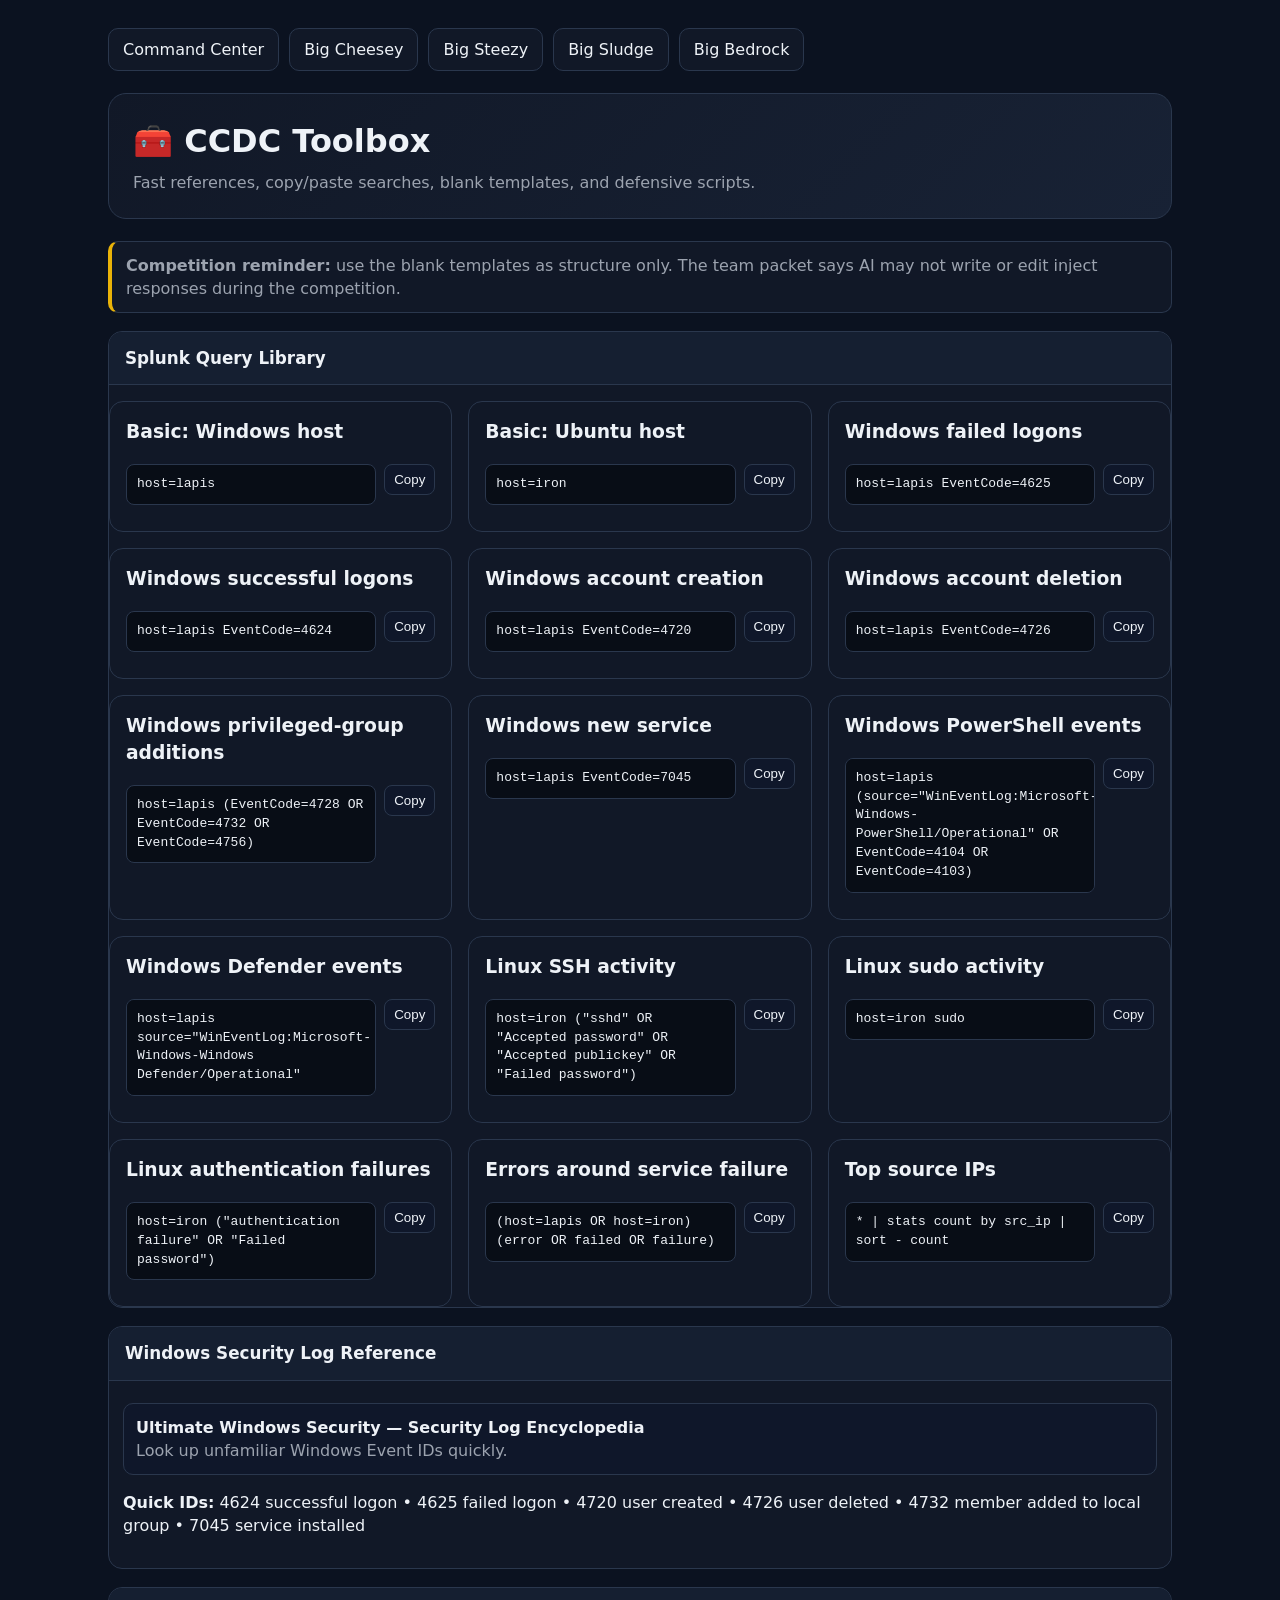
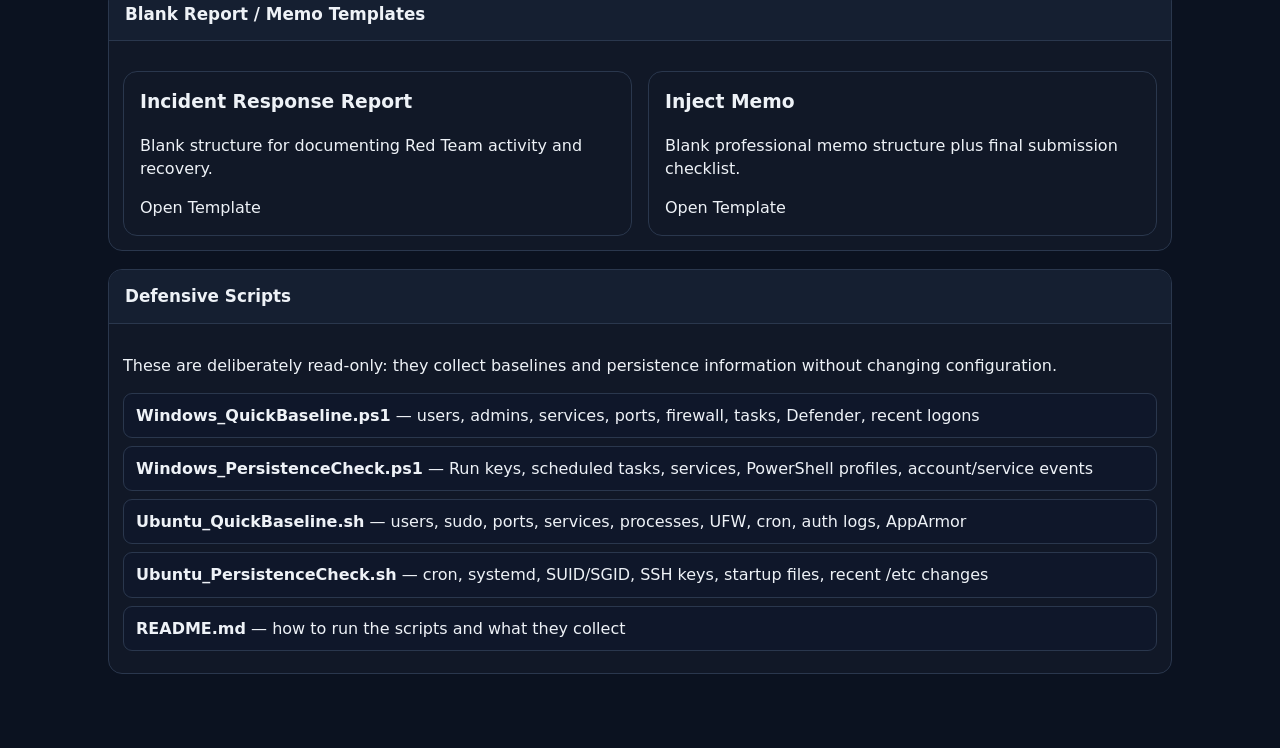
<file: toolbox.html>
<!doctype html><html lang="en"><head><meta charset="utf-8"><meta name="viewport" content="width=device-width,initial-scale=1">
<title>CCDC Toolbox</title><link rel="stylesheet" href="style.css"></head><body><div class="container">
<nav><a href="index.html">Command Center</a><a href="windows.html">Big Cheesey</a><a href="ubuntu.html">Big Steezy</a><a href="splunk.html">Big Sludge</a><a href="vyos.html">Big Bedrock</a></nav>
<div class="hero"><h1>🧰 CCDC Toolbox</h1><p>Fast references, copy/paste searches, blank templates, and defensive scripts.</p></div>

<div class="quick-note note-warn"><strong>Competition reminder:</strong> use the blank templates as structure only. The team packet says AI may not write or edit inject responses during the competition.</div>

<section class="section"><h2>Splunk Query Library</h2>
<div class="toolbox-grid">
    <div class="tool-card">
      <h3>Basic: Windows host</h3>
      <div class="copy-row">
        <pre class="command" id="q0">host=lapis</pre>
        <button class="copy-btn" onclick="copyText('q0',this)">Copy</button>
      </div>
    </div>
    <div class="tool-card">
      <h3>Basic: Ubuntu host</h3>
      <div class="copy-row">
        <pre class="command" id="q1">host=iron</pre>
        <button class="copy-btn" onclick="copyText('q1',this)">Copy</button>
      </div>
    </div>
    <div class="tool-card">
      <h3>Windows failed logons</h3>
      <div class="copy-row">
        <pre class="command" id="q2">host=lapis EventCode=4625</pre>
        <button class="copy-btn" onclick="copyText('q2',this)">Copy</button>
      </div>
    </div>
    <div class="tool-card">
      <h3>Windows successful logons</h3>
      <div class="copy-row">
        <pre class="command" id="q3">host=lapis EventCode=4624</pre>
        <button class="copy-btn" onclick="copyText('q3',this)">Copy</button>
      </div>
    </div>
    <div class="tool-card">
      <h3>Windows account creation</h3>
      <div class="copy-row">
        <pre class="command" id="q4">host=lapis EventCode=4720</pre>
        <button class="copy-btn" onclick="copyText('q4',this)">Copy</button>
      </div>
    </div>
    <div class="tool-card">
      <h3>Windows account deletion</h3>
      <div class="copy-row">
        <pre class="command" id="q5">host=lapis EventCode=4726</pre>
        <button class="copy-btn" onclick="copyText('q5',this)">Copy</button>
      </div>
    </div>
    <div class="tool-card">
      <h3>Windows privileged-group additions</h3>
      <div class="copy-row">
        <pre class="command" id="q6">host=lapis (EventCode=4728 OR EventCode=4732 OR EventCode=4756)</pre>
        <button class="copy-btn" onclick="copyText('q6',this)">Copy</button>
      </div>
    </div>
    <div class="tool-card">
      <h3>Windows new service</h3>
      <div class="copy-row">
        <pre class="command" id="q7">host=lapis EventCode=7045</pre>
        <button class="copy-btn" onclick="copyText('q7',this)">Copy</button>
      </div>
    </div>
    <div class="tool-card">
      <h3>Windows PowerShell events</h3>
      <div class="copy-row">
        <pre class="command" id="q8">host=lapis (source=&quot;WinEventLog:Microsoft-Windows-PowerShell/Operational&quot; OR EventCode=4104 OR EventCode=4103)</pre>
        <button class="copy-btn" onclick="copyText('q8',this)">Copy</button>
      </div>
    </div>
    <div class="tool-card">
      <h3>Windows Defender events</h3>
      <div class="copy-row">
        <pre class="command" id="q9">host=lapis source=&quot;WinEventLog:Microsoft-Windows-Windows Defender/Operational&quot;</pre>
        <button class="copy-btn" onclick="copyText('q9',this)">Copy</button>
      </div>
    </div>
    <div class="tool-card">
      <h3>Linux SSH activity</h3>
      <div class="copy-row">
        <pre class="command" id="q10">host=iron (&quot;sshd&quot; OR &quot;Accepted password&quot; OR &quot;Accepted publickey&quot; OR &quot;Failed password&quot;)</pre>
        <button class="copy-btn" onclick="copyText('q10',this)">Copy</button>
      </div>
    </div>
    <div class="tool-card">
      <h3>Linux sudo activity</h3>
      <div class="copy-row">
        <pre class="command" id="q11">host=iron sudo</pre>
        <button class="copy-btn" onclick="copyText('q11',this)">Copy</button>
      </div>
    </div>
    <div class="tool-card">
      <h3>Linux authentication failures</h3>
      <div class="copy-row">
        <pre class="command" id="q12">host=iron (&quot;authentication failure&quot; OR &quot;Failed password&quot;)</pre>
        <button class="copy-btn" onclick="copyText('q12',this)">Copy</button>
      </div>
    </div>
    <div class="tool-card">
      <h3>Errors around service failure</h3>
      <div class="copy-row">
        <pre class="command" id="q13">(host=lapis OR host=iron) (error OR failed OR failure)</pre>
        <button class="copy-btn" onclick="copyText('q13',this)">Copy</button>
      </div>
    </div>
    <div class="tool-card">
      <h3>Top source IPs</h3>
      <div class="copy-row">
        <pre class="command" id="q14">* | stats count by src_ip | sort - count</pre>
        <button class="copy-btn" onclick="copyText('q14',this)">Copy</button>
      </div>
    </div></div></section>

<section class="section"><h2>Windows Security Log Reference</h2>
<div style="padding:14px">
<a class="link-card" href="https://www.ultimatewindowssecurity.com/securitylog/encyclopedia/" target="_blank" rel="noopener">
<strong>Ultimate Windows Security — Security Log Encyclopedia</strong><br>
<span style="color:var(--muted)">Look up unfamiliar Windows Event IDs quickly.</span>
</a>
<p><strong>Quick IDs:</strong> 4624 successful logon • 4625 failed logon • 4720 user created • 4726 user deleted • 4732 member added to local group • 7045 service installed</p>
</div></section>

<section class="section"><h2>Blank Report / Memo Templates</h2>
<div style="padding:14px" class="toolbox-grid">
<div class="tool-card"><h3>Incident Response Report</h3><p>Blank structure for documenting Red Team activity and recovery.</p><a class="go" href="incident_template.html">Open Template</a></div>
<div class="tool-card"><h3>Inject Memo</h3><p>Blank professional memo structure plus final submission checklist.</p><a class="go" href="inject_template.html">Open Template</a></div>
</div></section>

<section class="section"><h2>Defensive Scripts</h2>
<div style="padding:14px">
<p>These are deliberately read-only: they collect baselines and persistence information without changing configuration.</p>
<div class="script-list">
<a href="scripts/Windows_QuickBaseline.ps1" download><strong>Windows_QuickBaseline.ps1</strong> — users, admins, services, ports, firewall, tasks, Defender, recent logons</a>
<a href="scripts/Windows_PersistenceCheck.ps1" download><strong>Windows_PersistenceCheck.ps1</strong> — Run keys, scheduled tasks, services, PowerShell profiles, account/service events</a>
<a href="scripts/Ubuntu_QuickBaseline.sh" download><strong>Ubuntu_QuickBaseline.sh</strong> — users, sudo, ports, services, processes, UFW, cron, auth logs, AppArmor</a>
<a href="scripts/Ubuntu_PersistenceCheck.sh" download><strong>Ubuntu_PersistenceCheck.sh</strong> — cron, systemd, SUID/SGID, SSH keys, startup files, recent /etc changes</a>
<a href="scripts/README.md" download><strong>README.md</strong> — how to run the scripts and what they collect</a>
</div>
</div></section>
</div><script src="toolbox.js"></script></body></html>
</file>
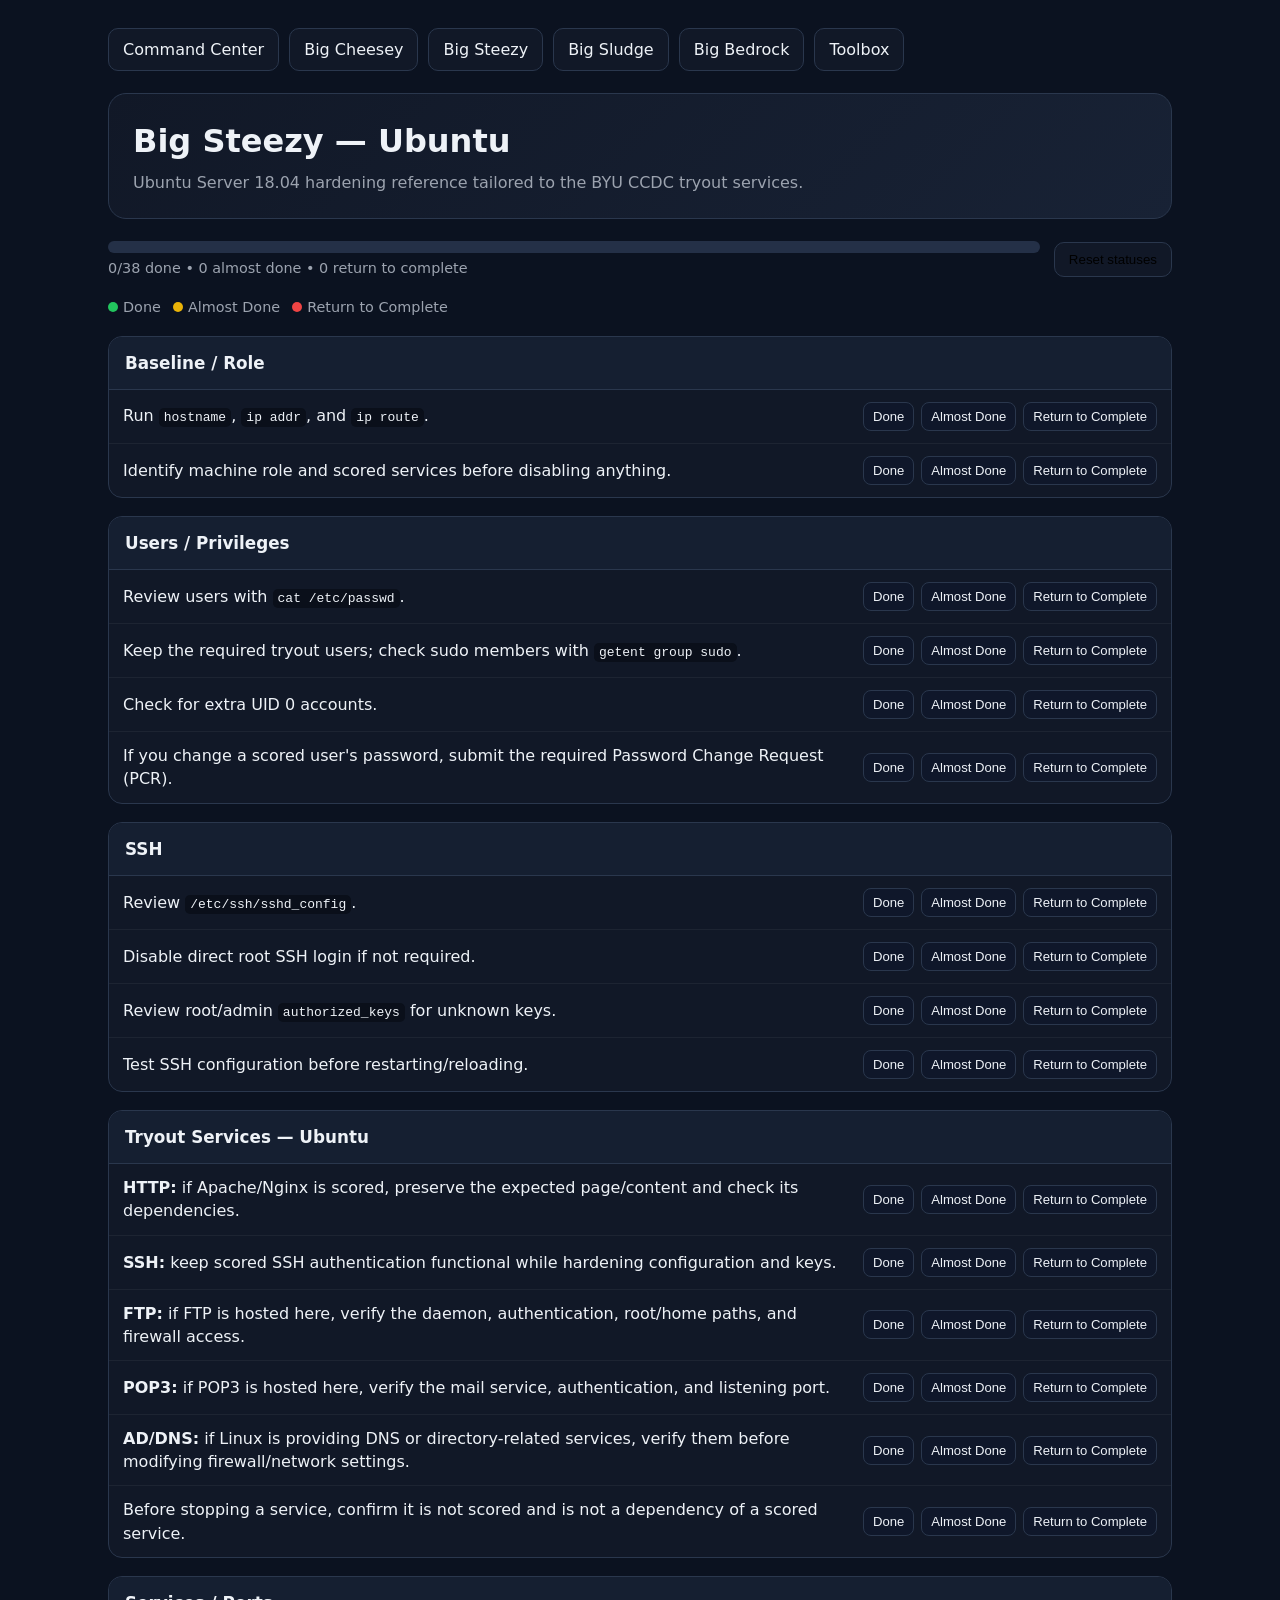
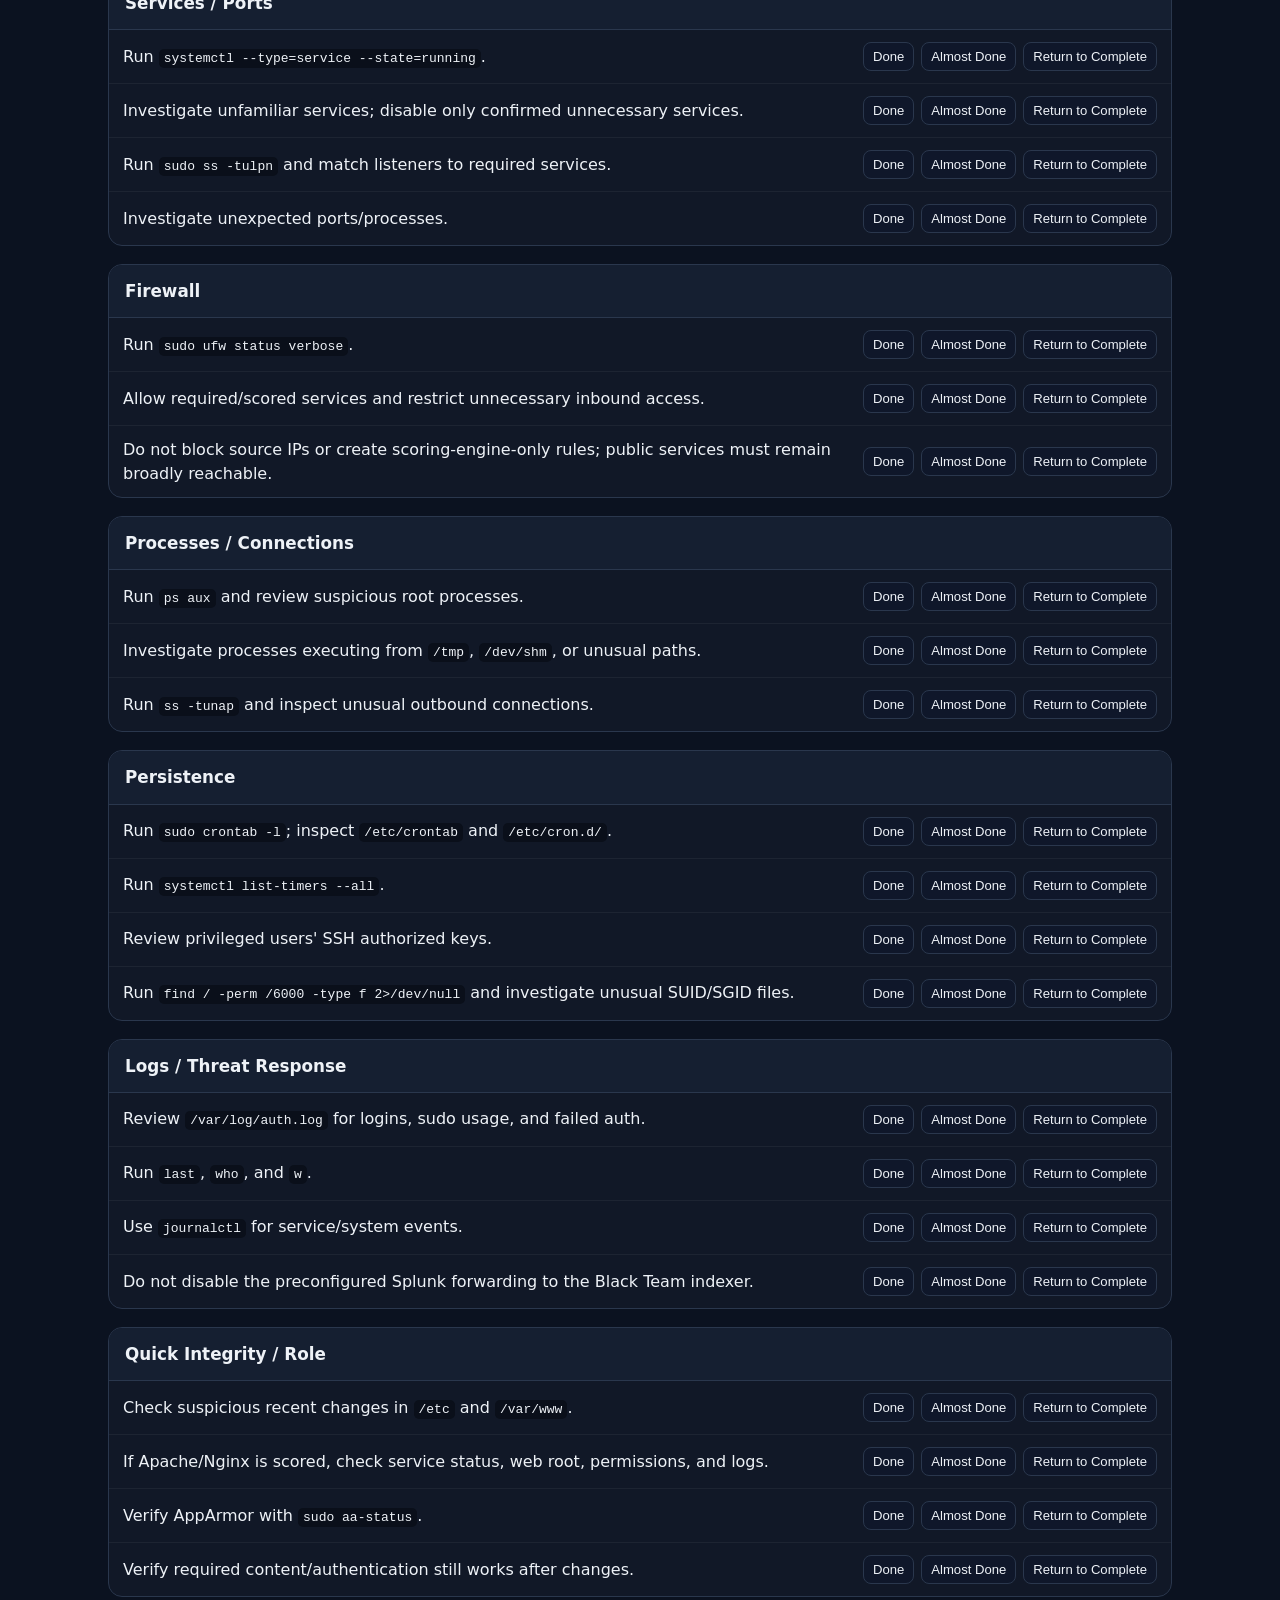
<file: ubuntu.html>
<!doctype html>
<html lang="en"><head><meta charset="utf-8"><meta name="viewport" content="width=device-width,initial-scale=1">
<title>Big Steezy — Ubuntu</title><link rel="stylesheet" href="style.css"></head>
<body data-page="ubuntu"><div class="container">
<nav><a href="index.html">Command Center</a><a href="windows.html">Big Cheesey</a><a href="ubuntu.html">Big Steezy</a><a href="splunk.html">Big Sludge</a><a href="vyos.html">Big Bedrock</a><a href="toolbox.html">Toolbox</a></nav>
<div class="hero"><h1>Big Steezy — Ubuntu</h1><p>Ubuntu Server 18.04 hardening reference tailored to the BYU CCDC tryout services.</p></div>
<div class="toolbar">
  <div class="progress-wrap"><div class="progress"><div></div></div><div class="progress-label"></div></div>
  <button id="reset" class="btn">Reset statuses</button>
</div>
<div class="legend"><span><span class="dot green"></span>Done</span><span><span class="dot yellow"></span>Almost Done</span><span><span class="dot red"></span>Return to Complete</span></div>
<section class="section"><h2>Baseline / Role</h2><div class="task" data-id="u-base1">
      <div class="task-text">Run <code>hostname</code>, <code>ip addr</code>, and <code>ip route</code>.</div>
      <div class="status">
        <button class="done-btn">Done</button>
        <button class="almost-btn">Almost Done</button>
        <button class="return-btn">Return to Complete</button>
      </div>
    </div><div class="task" data-id="u-base2">
      <div class="task-text">Identify machine role and scored services before disabling anything.</div>
      <div class="status">
        <button class="done-btn">Done</button>
        <button class="almost-btn">Almost Done</button>
        <button class="return-btn">Return to Complete</button>
      </div>
    </div></section><section class="section"><h2>Users / Privileges</h2><div class="task" data-id="u-user1">
      <div class="task-text">Review users with <code>cat /etc/passwd</code>.</div>
      <div class="status">
        <button class="done-btn">Done</button>
        <button class="almost-btn">Almost Done</button>
        <button class="return-btn">Return to Complete</button>
      </div>
    </div><div class="task" data-id="u-user2">
      <div class="task-text">Keep the required tryout users; check sudo members with <code>getent group sudo</code>.</div>
      <div class="status">
        <button class="done-btn">Done</button>
        <button class="almost-btn">Almost Done</button>
        <button class="return-btn">Return to Complete</button>
      </div>
    </div><div class="task" data-id="u-user3">
      <div class="task-text">Check for extra UID 0 accounts.</div>
      <div class="status">
        <button class="done-btn">Done</button>
        <button class="almost-btn">Almost Done</button>
        <button class="return-btn">Return to Complete</button>
      </div>
    </div><div class="task" data-id="u-user4">
      <div class="task-text">If you change a scored user's password, submit the required Password Change Request (PCR).</div>
      <div class="status">
        <button class="done-btn">Done</button>
        <button class="almost-btn">Almost Done</button>
        <button class="return-btn">Return to Complete</button>
      </div>
    </div></section><section class="section"><h2>SSH</h2><div class="task" data-id="u-ssh1">
      <div class="task-text">Review <code>/etc/ssh/sshd_config</code>.</div>
      <div class="status">
        <button class="done-btn">Done</button>
        <button class="almost-btn">Almost Done</button>
        <button class="return-btn">Return to Complete</button>
      </div>
    </div><div class="task" data-id="u-ssh2">
      <div class="task-text">Disable direct root SSH login if not required.</div>
      <div class="status">
        <button class="done-btn">Done</button>
        <button class="almost-btn">Almost Done</button>
        <button class="return-btn">Return to Complete</button>
      </div>
    </div><div class="task" data-id="u-ssh3">
      <div class="task-text">Review root/admin <code>authorized_keys</code> for unknown keys.</div>
      <div class="status">
        <button class="done-btn">Done</button>
        <button class="almost-btn">Almost Done</button>
        <button class="return-btn">Return to Complete</button>
      </div>
    </div><div class="task" data-id="u-ssh4">
      <div class="task-text">Test SSH configuration before restarting/reloading.</div>
      <div class="status">
        <button class="done-btn">Done</button>
        <button class="almost-btn">Almost Done</button>
        <button class="return-btn">Return to Complete</button>
      </div>
    </div></section><section class="section"><h2>Tryout Services — Ubuntu</h2><div class="task" data-id="u-try1">
      <div class="task-text"><strong>HTTP:</strong> if Apache/Nginx is scored, preserve the expected page/content and check its dependencies.</div>
      <div class="status">
        <button class="done-btn">Done</button>
        <button class="almost-btn">Almost Done</button>
        <button class="return-btn">Return to Complete</button>
      </div>
    </div><div class="task" data-id="u-try2">
      <div class="task-text"><strong>SSH:</strong> keep scored SSH authentication functional while hardening configuration and keys.</div>
      <div class="status">
        <button class="done-btn">Done</button>
        <button class="almost-btn">Almost Done</button>
        <button class="return-btn">Return to Complete</button>
      </div>
    </div><div class="task" data-id="u-try3">
      <div class="task-text"><strong>FTP:</strong> if FTP is hosted here, verify the daemon, authentication, root/home paths, and firewall access.</div>
      <div class="status">
        <button class="done-btn">Done</button>
        <button class="almost-btn">Almost Done</button>
        <button class="return-btn">Return to Complete</button>
      </div>
    </div><div class="task" data-id="u-try4">
      <div class="task-text"><strong>POP3:</strong> if POP3 is hosted here, verify the mail service, authentication, and listening port.</div>
      <div class="status">
        <button class="done-btn">Done</button>
        <button class="almost-btn">Almost Done</button>
        <button class="return-btn">Return to Complete</button>
      </div>
    </div><div class="task" data-id="u-try5">
      <div class="task-text"><strong>AD/DNS:</strong> if Linux is providing DNS or directory-related services, verify them before modifying firewall/network settings.</div>
      <div class="status">
        <button class="done-btn">Done</button>
        <button class="almost-btn">Almost Done</button>
        <button class="return-btn">Return to Complete</button>
      </div>
    </div><div class="task" data-id="u-try6">
      <div class="task-text">Before stopping a service, confirm it is not scored and is not a dependency of a scored service.</div>
      <div class="status">
        <button class="done-btn">Done</button>
        <button class="almost-btn">Almost Done</button>
        <button class="return-btn">Return to Complete</button>
      </div>
    </div></section><section class="section"><h2>Services / Ports</h2><div class="task" data-id="u-svc1">
      <div class="task-text">Run <code>systemctl --type=service --state=running</code>.</div>
      <div class="status">
        <button class="done-btn">Done</button>
        <button class="almost-btn">Almost Done</button>
        <button class="return-btn">Return to Complete</button>
      </div>
    </div><div class="task" data-id="u-svc2">
      <div class="task-text">Investigate unfamiliar services; disable only confirmed unnecessary services.</div>
      <div class="status">
        <button class="done-btn">Done</button>
        <button class="almost-btn">Almost Done</button>
        <button class="return-btn">Return to Complete</button>
      </div>
    </div><div class="task" data-id="u-port1">
      <div class="task-text">Run <code>sudo ss -tulpn</code> and match listeners to required services.</div>
      <div class="status">
        <button class="done-btn">Done</button>
        <button class="almost-btn">Almost Done</button>
        <button class="return-btn">Return to Complete</button>
      </div>
    </div><div class="task" data-id="u-port2">
      <div class="task-text">Investigate unexpected ports/processes.</div>
      <div class="status">
        <button class="done-btn">Done</button>
        <button class="almost-btn">Almost Done</button>
        <button class="return-btn">Return to Complete</button>
      </div>
    </div></section><section class="section"><h2>Firewall</h2><div class="task" data-id="u-fw1">
      <div class="task-text">Run <code>sudo ufw status verbose</code>.</div>
      <div class="status">
        <button class="done-btn">Done</button>
        <button class="almost-btn">Almost Done</button>
        <button class="return-btn">Return to Complete</button>
      </div>
    </div><div class="task" data-id="u-fw2">
      <div class="task-text">Allow required/scored services and restrict unnecessary inbound access.</div>
      <div class="status">
        <button class="done-btn">Done</button>
        <button class="almost-btn">Almost Done</button>
        <button class="return-btn">Return to Complete</button>
      </div>
    </div><div class="task" data-id="u-fw3">
      <div class="task-text">Do not block source IPs or create scoring-engine-only rules; public services must remain broadly reachable.</div>
      <div class="status">
        <button class="done-btn">Done</button>
        <button class="almost-btn">Almost Done</button>
        <button class="return-btn">Return to Complete</button>
      </div>
    </div></section><section class="section"><h2>Processes / Connections</h2><div class="task" data-id="u-proc1">
      <div class="task-text">Run <code>ps aux</code> and review suspicious root processes.</div>
      <div class="status">
        <button class="done-btn">Done</button>
        <button class="almost-btn">Almost Done</button>
        <button class="return-btn">Return to Complete</button>
      </div>
    </div><div class="task" data-id="u-proc2">
      <div class="task-text">Investigate processes executing from <code>/tmp</code>, <code>/dev/shm</code>, or unusual paths.</div>
      <div class="status">
        <button class="done-btn">Done</button>
        <button class="almost-btn">Almost Done</button>
        <button class="return-btn">Return to Complete</button>
      </div>
    </div><div class="task" data-id="u-net1">
      <div class="task-text">Run <code>ss -tunap</code> and inspect unusual outbound connections.</div>
      <div class="status">
        <button class="done-btn">Done</button>
        <button class="almost-btn">Almost Done</button>
        <button class="return-btn">Return to Complete</button>
      </div>
    </div></section><section class="section"><h2>Persistence</h2><div class="task" data-id="u-cron1">
      <div class="task-text">Run <code>sudo crontab -l</code>; inspect <code>/etc/crontab</code> and <code>/etc/cron.d/</code>.</div>
      <div class="status">
        <button class="done-btn">Done</button>
        <button class="almost-btn">Almost Done</button>
        <button class="return-btn">Return to Complete</button>
      </div>
    </div><div class="task" data-id="u-timer1">
      <div class="task-text">Run <code>systemctl list-timers --all</code>.</div>
      <div class="status">
        <button class="done-btn">Done</button>
        <button class="almost-btn">Almost Done</button>
        <button class="return-btn">Return to Complete</button>
      </div>
    </div><div class="task" data-id="u-key1">
      <div class="task-text">Review privileged users' SSH authorized keys.</div>
      <div class="status">
        <button class="done-btn">Done</button>
        <button class="almost-btn">Almost Done</button>
        <button class="return-btn">Return to Complete</button>
      </div>
    </div><div class="task" data-id="u-suid1">
      <div class="task-text">Run <code>find / -perm /6000 -type f 2>/dev/null</code> and investigate unusual SUID/SGID files.</div>
      <div class="status">
        <button class="done-btn">Done</button>
        <button class="almost-btn">Almost Done</button>
        <button class="return-btn">Return to Complete</button>
      </div>
    </div></section><section class="section"><h2>Logs / Threat Response</h2><div class="task" data-id="u-log1">
      <div class="task-text">Review <code>/var/log/auth.log</code> for logins, sudo usage, and failed auth.</div>
      <div class="status">
        <button class="done-btn">Done</button>
        <button class="almost-btn">Almost Done</button>
        <button class="return-btn">Return to Complete</button>
      </div>
    </div><div class="task" data-id="u-log2">
      <div class="task-text">Run <code>last</code>, <code>who</code>, and <code>w</code>.</div>
      <div class="status">
        <button class="done-btn">Done</button>
        <button class="almost-btn">Almost Done</button>
        <button class="return-btn">Return to Complete</button>
      </div>
    </div><div class="task" data-id="u-log3">
      <div class="task-text">Use <code>journalctl</code> for service/system events.</div>
      <div class="status">
        <button class="done-btn">Done</button>
        <button class="almost-btn">Almost Done</button>
        <button class="return-btn">Return to Complete</button>
      </div>
    </div><div class="task" data-id="u-log4">
      <div class="task-text">Do not disable the preconfigured Splunk forwarding to the Black Team indexer.</div>
      <div class="status">
        <button class="done-btn">Done</button>
        <button class="almost-btn">Almost Done</button>
        <button class="return-btn">Return to Complete</button>
      </div>
    </div></section><section class="section"><h2>Quick Integrity / Role</h2><div class="task" data-id="u-int1">
      <div class="task-text">Check suspicious recent changes in <code>/etc</code> and <code>/var/www</code>.</div>
      <div class="status">
        <button class="done-btn">Done</button>
        <button class="almost-btn">Almost Done</button>
        <button class="return-btn">Return to Complete</button>
      </div>
    </div><div class="task" data-id="u-web1">
      <div class="task-text">If Apache/Nginx is scored, check service status, web root, permissions, and logs.</div>
      <div class="status">
        <button class="done-btn">Done</button>
        <button class="almost-btn">Almost Done</button>
        <button class="return-btn">Return to Complete</button>
      </div>
    </div><div class="task" data-id="u-app1">
      <div class="task-text">Verify AppArmor with <code>sudo aa-status</code>.</div>
      <div class="status">
        <button class="done-btn">Done</button>
        <button class="almost-btn">Almost Done</button>
        <button class="return-btn">Return to Complete</button>
      </div>
    </div><div class="task" data-id="u-final1">
      <div class="task-text">Verify required content/authentication still works after changes.</div>
      <div class="status">
        <button class="done-btn">Done</button>
        <button class="almost-btn">Almost Done</button>
        <button class="return-btn">Return to Complete</button>
      </div>
    </div></section>
</div><script src="script.js"></script></body></html>
</file>
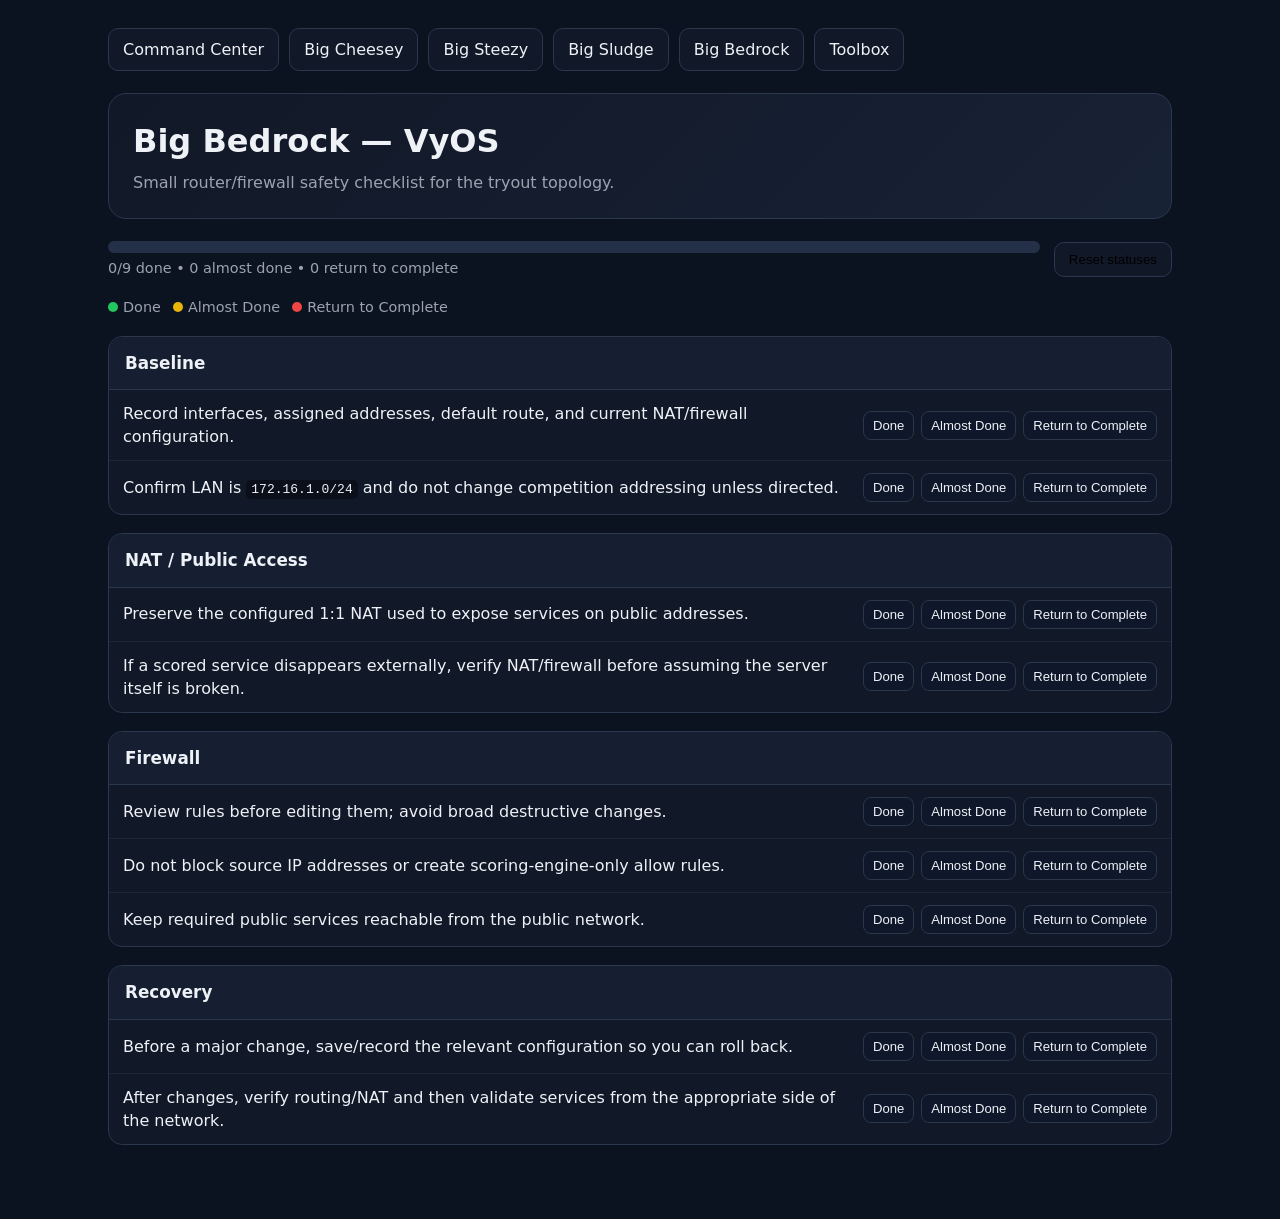
<file: vyos.html>
<!doctype html>
<html lang="en"><head><meta charset="utf-8"><meta name="viewport" content="width=device-width,initial-scale=1">
<title>Big Bedrock — VyOS</title><link rel="stylesheet" href="style.css"></head>
<body data-page="vyos"><div class="container">
<nav><a href="index.html">Command Center</a><a href="windows.html">Big Cheesey</a><a href="ubuntu.html">Big Steezy</a><a href="splunk.html">Big Sludge</a><a href="vyos.html">Big Bedrock</a><a href="toolbox.html">Toolbox</a></nav>
<div class="hero"><h1>Big Bedrock — VyOS</h1><p>Small router/firewall safety checklist for the tryout topology.</p></div>
<div class="toolbar">
  <div class="progress-wrap"><div class="progress"><div></div></div><div class="progress-label"></div></div>
  <button id="reset" class="btn">Reset statuses</button>
</div>
<div class="legend"><span><span class="dot green"></span>Done</span><span><span class="dot yellow"></span>Almost Done</span><span><span class="dot red"></span>Return to Complete</span></div>
<section class="section"><h2>Baseline</h2><div class="task" data-id="v-base1">
      <div class="task-text">Record interfaces, assigned addresses, default route, and current NAT/firewall configuration.</div>
      <div class="status">
        <button class="done-btn">Done</button>
        <button class="almost-btn">Almost Done</button>
        <button class="return-btn">Return to Complete</button>
      </div>
    </div><div class="task" data-id="v-base2">
      <div class="task-text">Confirm LAN is <code>172.16.1.0/24</code> and do not change competition addressing unless directed.</div>
      <div class="status">
        <button class="done-btn">Done</button>
        <button class="almost-btn">Almost Done</button>
        <button class="return-btn">Return to Complete</button>
      </div>
    </div></section><section class="section"><h2>NAT / Public Access</h2><div class="task" data-id="v-nat1">
      <div class="task-text">Preserve the configured 1:1 NAT used to expose services on public addresses.</div>
      <div class="status">
        <button class="done-btn">Done</button>
        <button class="almost-btn">Almost Done</button>
        <button class="return-btn">Return to Complete</button>
      </div>
    </div><div class="task" data-id="v-nat2">
      <div class="task-text">If a scored service disappears externally, verify NAT/firewall before assuming the server itself is broken.</div>
      <div class="status">
        <button class="done-btn">Done</button>
        <button class="almost-btn">Almost Done</button>
        <button class="return-btn">Return to Complete</button>
      </div>
    </div></section><section class="section"><h2>Firewall</h2><div class="task" data-id="v-fw1">
      <div class="task-text">Review rules before editing them; avoid broad destructive changes.</div>
      <div class="status">
        <button class="done-btn">Done</button>
        <button class="almost-btn">Almost Done</button>
        <button class="return-btn">Return to Complete</button>
      </div>
    </div><div class="task" data-id="v-fw2">
      <div class="task-text">Do not block source IP addresses or create scoring-engine-only allow rules.</div>
      <div class="status">
        <button class="done-btn">Done</button>
        <button class="almost-btn">Almost Done</button>
        <button class="return-btn">Return to Complete</button>
      </div>
    </div><div class="task" data-id="v-fw3">
      <div class="task-text">Keep required public services reachable from the public network.</div>
      <div class="status">
        <button class="done-btn">Done</button>
        <button class="almost-btn">Almost Done</button>
        <button class="return-btn">Return to Complete</button>
      </div>
    </div></section><section class="section"><h2>Recovery</h2><div class="task" data-id="v-rec1">
      <div class="task-text">Before a major change, save/record the relevant configuration so you can roll back.</div>
      <div class="status">
        <button class="done-btn">Done</button>
        <button class="almost-btn">Almost Done</button>
        <button class="return-btn">Return to Complete</button>
      </div>
    </div><div class="task" data-id="v-rec2">
      <div class="task-text">After changes, verify routing/NAT and then validate services from the appropriate side of the network.</div>
      <div class="status">
        <button class="done-btn">Done</button>
        <button class="almost-btn">Almost Done</button>
        <button class="return-btn">Return to Complete</button>
      </div>
    </div></section>
</div><script src="script.js"></script></body></html>
</file>
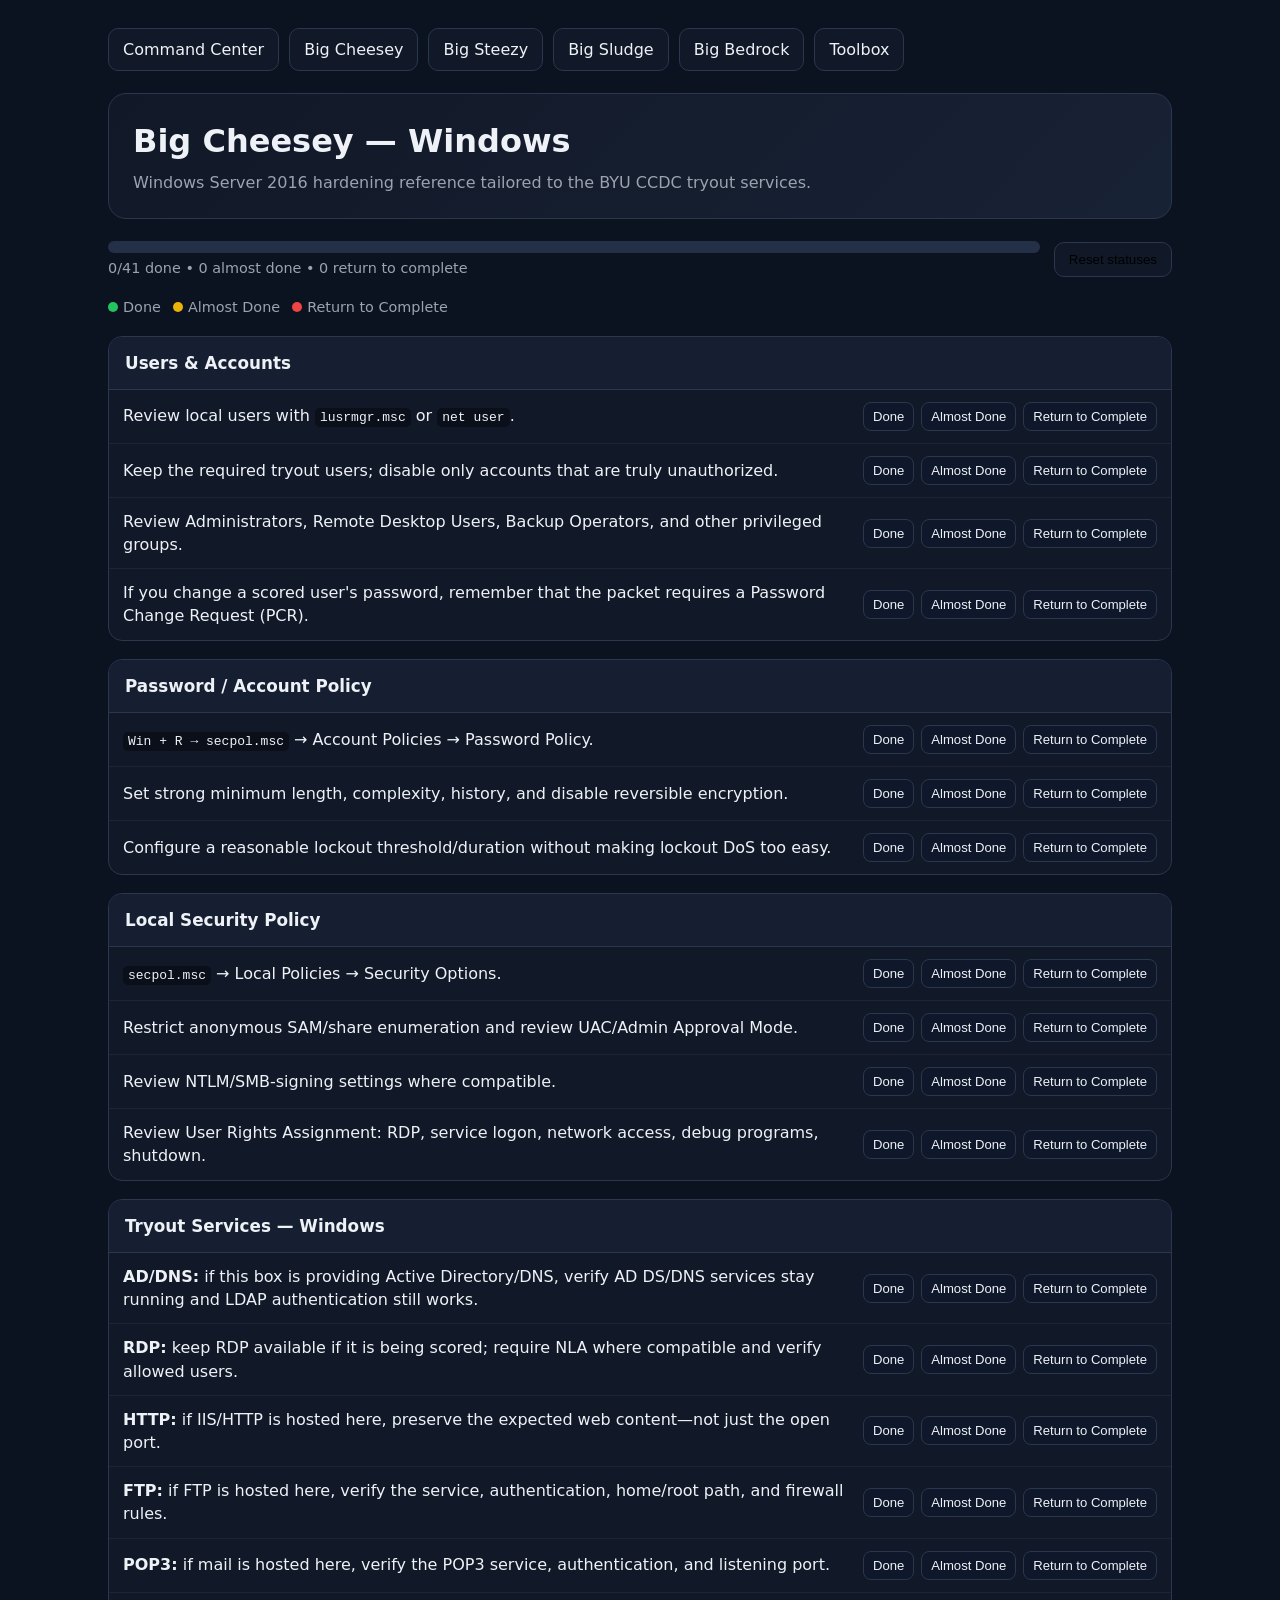
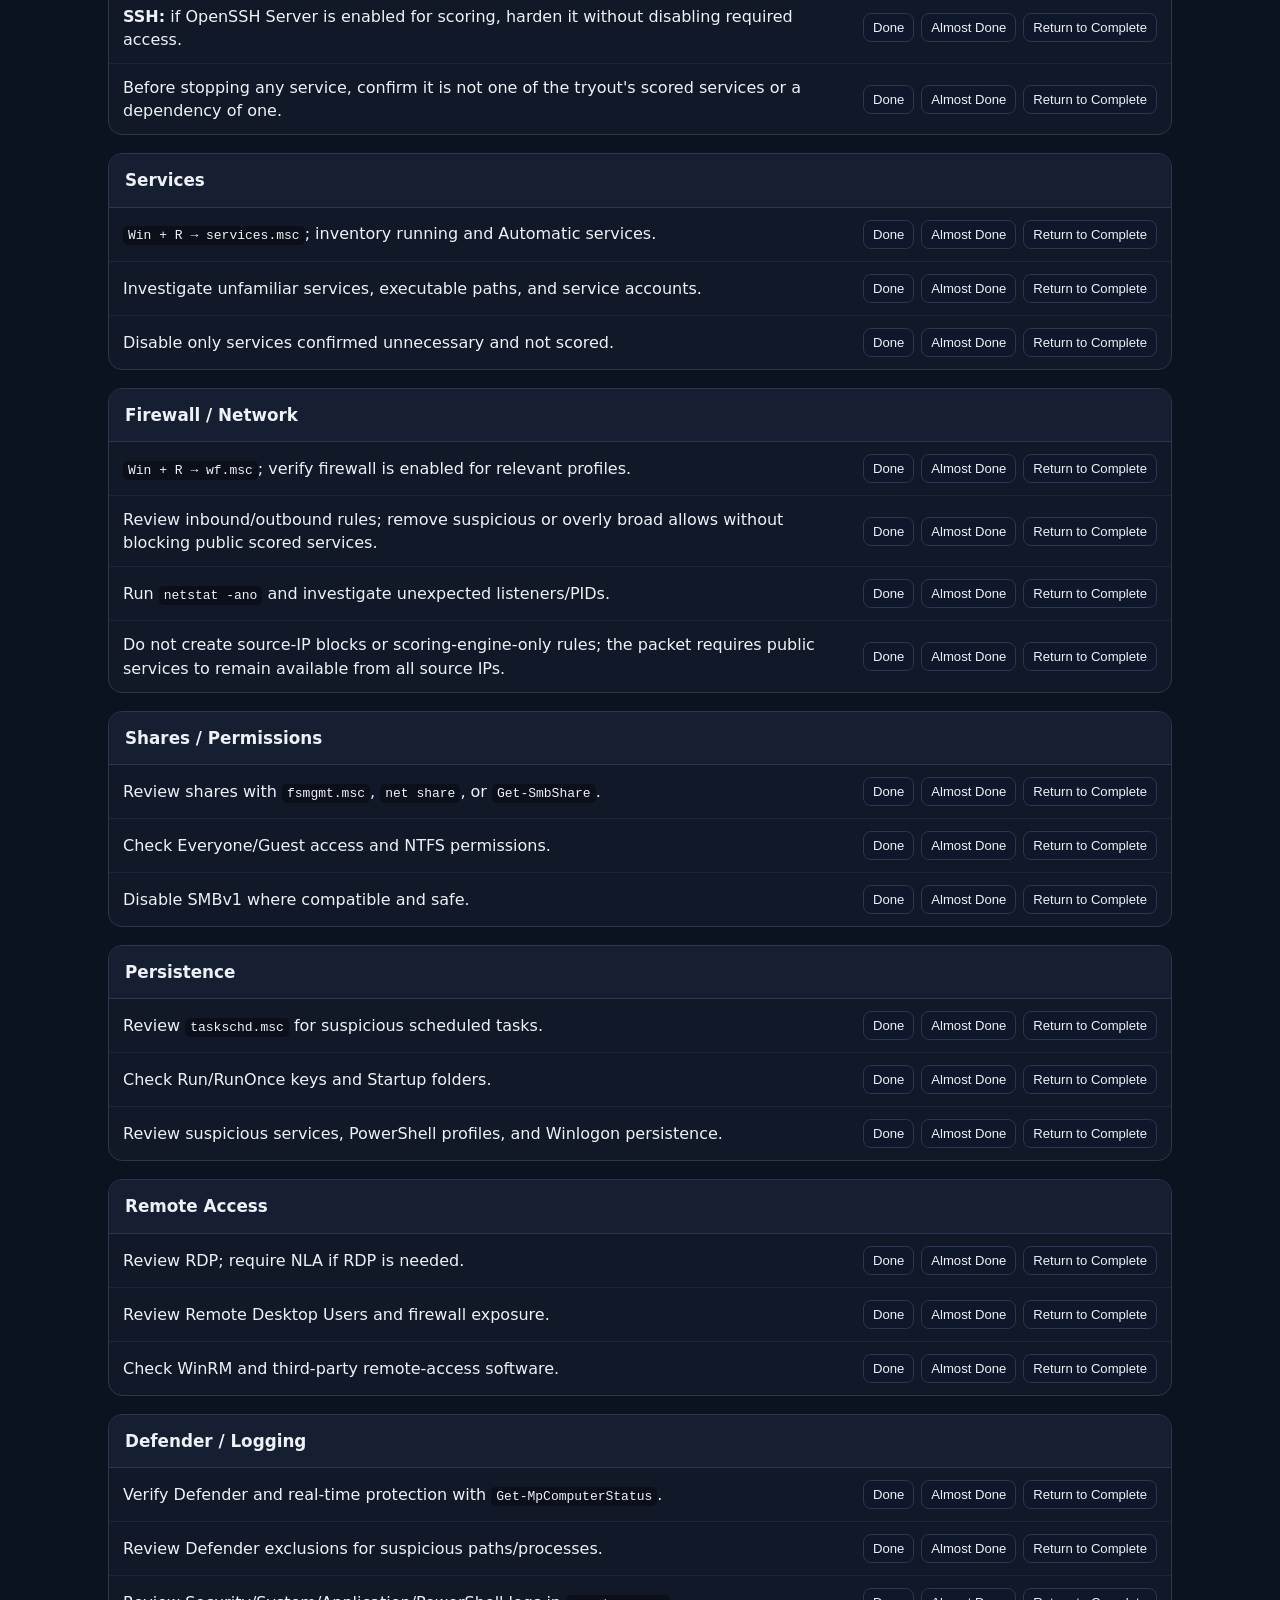
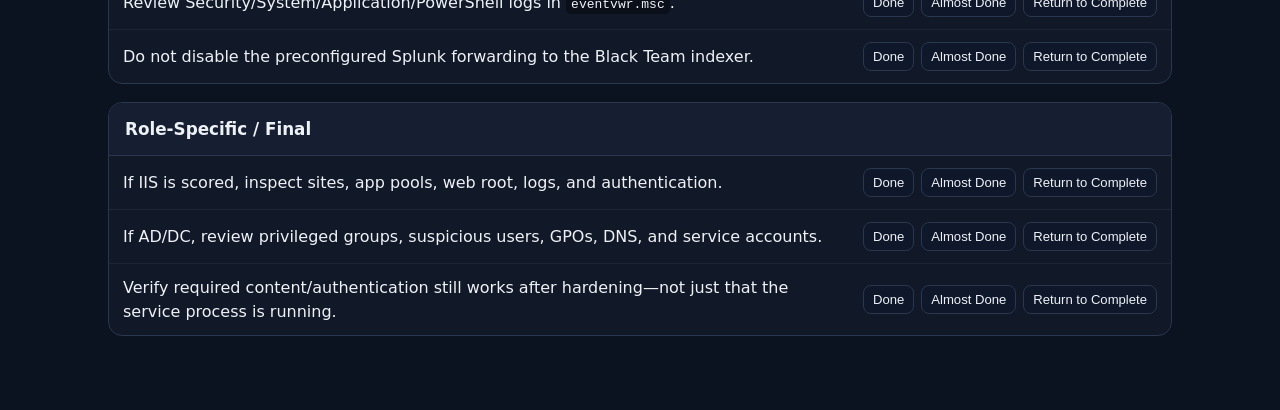
<file: windows.html>
<!doctype html>
<html lang="en"><head><meta charset="utf-8"><meta name="viewport" content="width=device-width,initial-scale=1">
<title>Big Cheesey — Windows</title><link rel="stylesheet" href="style.css"></head>
<body data-page="windows"><div class="container">
<nav><a href="index.html">Command Center</a><a href="windows.html">Big Cheesey</a><a href="ubuntu.html">Big Steezy</a><a href="splunk.html">Big Sludge</a><a href="vyos.html">Big Bedrock</a><a href="toolbox.html">Toolbox</a></nav>
<div class="hero"><h1>Big Cheesey — Windows</h1><p>Windows Server 2016 hardening reference tailored to the BYU CCDC tryout services.</p></div>
<div class="toolbar">
  <div class="progress-wrap"><div class="progress"><div></div></div><div class="progress-label"></div></div>
  <button id="reset" class="btn">Reset statuses</button>
</div>
<div class="legend"><span><span class="dot green"></span>Done</span><span><span class="dot yellow"></span>Almost Done</span><span><span class="dot red"></span>Return to Complete</span></div>
<section class="section"><h2>Users & Accounts</h2><div class="task" data-id="w-users1">
      <div class="task-text">Review local users with <code>lusrmgr.msc</code> or <code>net user</code>.</div>
      <div class="status">
        <button class="done-btn">Done</button>
        <button class="almost-btn">Almost Done</button>
        <button class="return-btn">Return to Complete</button>
      </div>
    </div><div class="task" data-id="w-users2">
      <div class="task-text">Keep the required tryout users; disable only accounts that are truly unauthorized.</div>
      <div class="status">
        <button class="done-btn">Done</button>
        <button class="almost-btn">Almost Done</button>
        <button class="return-btn">Return to Complete</button>
      </div>
    </div><div class="task" data-id="w-users3">
      <div class="task-text">Review Administrators, Remote Desktop Users, Backup Operators, and other privileged groups.</div>
      <div class="status">
        <button class="done-btn">Done</button>
        <button class="almost-btn">Almost Done</button>
        <button class="return-btn">Return to Complete</button>
      </div>
    </div><div class="task" data-id="w-users4">
      <div class="task-text">If you change a scored user's password, remember that the packet requires a Password Change Request (PCR).</div>
      <div class="status">
        <button class="done-btn">Done</button>
        <button class="almost-btn">Almost Done</button>
        <button class="return-btn">Return to Complete</button>
      </div>
    </div></section><section class="section"><h2>Password / Account Policy</h2><div class="task" data-id="w-pass1">
      <div class="task-text"><code>Win + R → secpol.msc</code> → Account Policies → Password Policy.</div>
      <div class="status">
        <button class="done-btn">Done</button>
        <button class="almost-btn">Almost Done</button>
        <button class="return-btn">Return to Complete</button>
      </div>
    </div><div class="task" data-id="w-pass2">
      <div class="task-text">Set strong minimum length, complexity, history, and disable reversible encryption.</div>
      <div class="status">
        <button class="done-btn">Done</button>
        <button class="almost-btn">Almost Done</button>
        <button class="return-btn">Return to Complete</button>
      </div>
    </div><div class="task" data-id="w-pass3">
      <div class="task-text">Configure a reasonable lockout threshold/duration without making lockout DoS too easy.</div>
      <div class="status">
        <button class="done-btn">Done</button>
        <button class="almost-btn">Almost Done</button>
        <button class="return-btn">Return to Complete</button>
      </div>
    </div></section><section class="section"><h2>Local Security Policy</h2><div class="task" data-id="w-sec1">
      <div class="task-text"><code>secpol.msc</code> → Local Policies → Security Options.</div>
      <div class="status">
        <button class="done-btn">Done</button>
        <button class="almost-btn">Almost Done</button>
        <button class="return-btn">Return to Complete</button>
      </div>
    </div><div class="task" data-id="w-sec2">
      <div class="task-text">Restrict anonymous SAM/share enumeration and review UAC/Admin Approval Mode.</div>
      <div class="status">
        <button class="done-btn">Done</button>
        <button class="almost-btn">Almost Done</button>
        <button class="return-btn">Return to Complete</button>
      </div>
    </div><div class="task" data-id="w-sec3">
      <div class="task-text">Review NTLM/SMB-signing settings where compatible.</div>
      <div class="status">
        <button class="done-btn">Done</button>
        <button class="almost-btn">Almost Done</button>
        <button class="return-btn">Return to Complete</button>
      </div>
    </div><div class="task" data-id="w-sec4">
      <div class="task-text">Review User Rights Assignment: RDP, service logon, network access, debug programs, shutdown.</div>
      <div class="status">
        <button class="done-btn">Done</button>
        <button class="almost-btn">Almost Done</button>
        <button class="return-btn">Return to Complete</button>
      </div>
    </div></section><section class="section"><h2>Tryout Services — Windows</h2><div class="task" data-id="w-try1">
      <div class="task-text"><strong>AD/DNS:</strong> if this box is providing Active Directory/DNS, verify AD DS/DNS services stay running and LDAP authentication still works.</div>
      <div class="status">
        <button class="done-btn">Done</button>
        <button class="almost-btn">Almost Done</button>
        <button class="return-btn">Return to Complete</button>
      </div>
    </div><div class="task" data-id="w-try2">
      <div class="task-text"><strong>RDP:</strong> keep RDP available if it is being scored; require NLA where compatible and verify allowed users.</div>
      <div class="status">
        <button class="done-btn">Done</button>
        <button class="almost-btn">Almost Done</button>
        <button class="return-btn">Return to Complete</button>
      </div>
    </div><div class="task" data-id="w-try3">
      <div class="task-text"><strong>HTTP:</strong> if IIS/HTTP is hosted here, preserve the expected web content—not just the open port.</div>
      <div class="status">
        <button class="done-btn">Done</button>
        <button class="almost-btn">Almost Done</button>
        <button class="return-btn">Return to Complete</button>
      </div>
    </div><div class="task" data-id="w-try4">
      <div class="task-text"><strong>FTP:</strong> if FTP is hosted here, verify the service, authentication, home/root path, and firewall rules.</div>
      <div class="status">
        <button class="done-btn">Done</button>
        <button class="almost-btn">Almost Done</button>
        <button class="return-btn">Return to Complete</button>
      </div>
    </div><div class="task" data-id="w-try5">
      <div class="task-text"><strong>POP3:</strong> if mail is hosted here, verify the POP3 service, authentication, and listening port.</div>
      <div class="status">
        <button class="done-btn">Done</button>
        <button class="almost-btn">Almost Done</button>
        <button class="return-btn">Return to Complete</button>
      </div>
    </div><div class="task" data-id="w-try6">
      <div class="task-text"><strong>SSH:</strong> if OpenSSH Server is enabled for scoring, harden it without disabling required access.</div>
      <div class="status">
        <button class="done-btn">Done</button>
        <button class="almost-btn">Almost Done</button>
        <button class="return-btn">Return to Complete</button>
      </div>
    </div><div class="task" data-id="w-try7">
      <div class="task-text">Before stopping any service, confirm it is not one of the tryout's scored services or a dependency of one.</div>
      <div class="status">
        <button class="done-btn">Done</button>
        <button class="almost-btn">Almost Done</button>
        <button class="return-btn">Return to Complete</button>
      </div>
    </div></section><section class="section"><h2>Services</h2><div class="task" data-id="w-svc1">
      <div class="task-text"><code>Win + R → services.msc</code>; inventory running and Automatic services.</div>
      <div class="status">
        <button class="done-btn">Done</button>
        <button class="almost-btn">Almost Done</button>
        <button class="return-btn">Return to Complete</button>
      </div>
    </div><div class="task" data-id="w-svc2">
      <div class="task-text">Investigate unfamiliar services, executable paths, and service accounts.</div>
      <div class="status">
        <button class="done-btn">Done</button>
        <button class="almost-btn">Almost Done</button>
        <button class="return-btn">Return to Complete</button>
      </div>
    </div><div class="task" data-id="w-svc3">
      <div class="task-text">Disable only services confirmed unnecessary and not scored.</div>
      <div class="status">
        <button class="done-btn">Done</button>
        <button class="almost-btn">Almost Done</button>
        <button class="return-btn">Return to Complete</button>
      </div>
    </div></section><section class="section"><h2>Firewall / Network</h2><div class="task" data-id="w-fw1">
      <div class="task-text"><code>Win + R → wf.msc</code>; verify firewall is enabled for relevant profiles.</div>
      <div class="status">
        <button class="done-btn">Done</button>
        <button class="almost-btn">Almost Done</button>
        <button class="return-btn">Return to Complete</button>
      </div>
    </div><div class="task" data-id="w-fw2">
      <div class="task-text">Review inbound/outbound rules; remove suspicious or overly broad allows without blocking public scored services.</div>
      <div class="status">
        <button class="done-btn">Done</button>
        <button class="almost-btn">Almost Done</button>
        <button class="return-btn">Return to Complete</button>
      </div>
    </div><div class="task" data-id="w-fw3">
      <div class="task-text">Run <code>netstat -ano</code> and investigate unexpected listeners/PIDs.</div>
      <div class="status">
        <button class="done-btn">Done</button>
        <button class="almost-btn">Almost Done</button>
        <button class="return-btn">Return to Complete</button>
      </div>
    </div><div class="task" data-id="w-fw4">
      <div class="task-text">Do not create source-IP blocks or scoring-engine-only rules; the packet requires public services to remain available from all source IPs.</div>
      <div class="status">
        <button class="done-btn">Done</button>
        <button class="almost-btn">Almost Done</button>
        <button class="return-btn">Return to Complete</button>
      </div>
    </div></section><section class="section"><h2>Shares / Permissions</h2><div class="task" data-id="w-share1">
      <div class="task-text">Review shares with <code>fsmgmt.msc</code>, <code>net share</code>, or <code>Get-SmbShare</code>.</div>
      <div class="status">
        <button class="done-btn">Done</button>
        <button class="almost-btn">Almost Done</button>
        <button class="return-btn">Return to Complete</button>
      </div>
    </div><div class="task" data-id="w-share2">
      <div class="task-text">Check Everyone/Guest access and NTFS permissions.</div>
      <div class="status">
        <button class="done-btn">Done</button>
        <button class="almost-btn">Almost Done</button>
        <button class="return-btn">Return to Complete</button>
      </div>
    </div><div class="task" data-id="w-share3">
      <div class="task-text">Disable SMBv1 where compatible and safe.</div>
      <div class="status">
        <button class="done-btn">Done</button>
        <button class="almost-btn">Almost Done</button>
        <button class="return-btn">Return to Complete</button>
      </div>
    </div></section><section class="section"><h2>Persistence</h2><div class="task" data-id="w-pers1">
      <div class="task-text">Review <code>taskschd.msc</code> for suspicious scheduled tasks.</div>
      <div class="status">
        <button class="done-btn">Done</button>
        <button class="almost-btn">Almost Done</button>
        <button class="return-btn">Return to Complete</button>
      </div>
    </div><div class="task" data-id="w-pers2">
      <div class="task-text">Check Run/RunOnce keys and Startup folders.</div>
      <div class="status">
        <button class="done-btn">Done</button>
        <button class="almost-btn">Almost Done</button>
        <button class="return-btn">Return to Complete</button>
      </div>
    </div><div class="task" data-id="w-pers3">
      <div class="task-text">Review suspicious services, PowerShell profiles, and Winlogon persistence.</div>
      <div class="status">
        <button class="done-btn">Done</button>
        <button class="almost-btn">Almost Done</button>
        <button class="return-btn">Return to Complete</button>
      </div>
    </div></section><section class="section"><h2>Remote Access</h2><div class="task" data-id="w-remote1">
      <div class="task-text">Review RDP; require NLA if RDP is needed.</div>
      <div class="status">
        <button class="done-btn">Done</button>
        <button class="almost-btn">Almost Done</button>
        <button class="return-btn">Return to Complete</button>
      </div>
    </div><div class="task" data-id="w-remote2">
      <div class="task-text">Review Remote Desktop Users and firewall exposure.</div>
      <div class="status">
        <button class="done-btn">Done</button>
        <button class="almost-btn">Almost Done</button>
        <button class="return-btn">Return to Complete</button>
      </div>
    </div><div class="task" data-id="w-remote3">
      <div class="task-text">Check WinRM and third-party remote-access software.</div>
      <div class="status">
        <button class="done-btn">Done</button>
        <button class="almost-btn">Almost Done</button>
        <button class="return-btn">Return to Complete</button>
      </div>
    </div></section><section class="section"><h2>Defender / Logging</h2><div class="task" data-id="w-def1">
      <div class="task-text">Verify Defender and real-time protection with <code>Get-MpComputerStatus</code>.</div>
      <div class="status">
        <button class="done-btn">Done</button>
        <button class="almost-btn">Almost Done</button>
        <button class="return-btn">Return to Complete</button>
      </div>
    </div><div class="task" data-id="w-def2">
      <div class="task-text">Review Defender exclusions for suspicious paths/processes.</div>
      <div class="status">
        <button class="done-btn">Done</button>
        <button class="almost-btn">Almost Done</button>
        <button class="return-btn">Return to Complete</button>
      </div>
    </div><div class="task" data-id="w-log1">
      <div class="task-text">Review Security/System/Application/PowerShell logs in <code>eventvwr.msc</code>.</div>
      <div class="status">
        <button class="done-btn">Done</button>
        <button class="almost-btn">Almost Done</button>
        <button class="return-btn">Return to Complete</button>
      </div>
    </div><div class="task" data-id="w-log2">
      <div class="task-text">Do not disable the preconfigured Splunk forwarding to the Black Team indexer.</div>
      <div class="status">
        <button class="done-btn">Done</button>
        <button class="almost-btn">Almost Done</button>
        <button class="return-btn">Return to Complete</button>
      </div>
    </div></section><section class="section"><h2>Role-Specific / Final</h2><div class="task" data-id="w-role1">
      <div class="task-text">If IIS is scored, inspect sites, app pools, web root, logs, and authentication.</div>
      <div class="status">
        <button class="done-btn">Done</button>
        <button class="almost-btn">Almost Done</button>
        <button class="return-btn">Return to Complete</button>
      </div>
    </div><div class="task" data-id="w-role2">
      <div class="task-text">If AD/DC, review privileged groups, suspicious users, GPOs, DNS, and service accounts.</div>
      <div class="status">
        <button class="done-btn">Done</button>
        <button class="almost-btn">Almost Done</button>
        <button class="return-btn">Return to Complete</button>
      </div>
    </div><div class="task" data-id="w-final1">
      <div class="task-text">Verify required content/authentication still works after hardening—not just that the service process is running.</div>
      <div class="status">
        <button class="done-btn">Done</button>
        <button class="almost-btn">Almost Done</button>
        <button class="return-btn">Return to Complete</button>
      </div>
    </div></section>
</div><script src="script.js"></script></body></html>
</file>
<file: style.css>
:root{
  --bg:#0b1220;--panel:#111827;--panel2:#182235;--text:#eef2f7;--muted:#9ca3af;
  --accent:#38bdf8;--border:#2a374d;--green:#166534;--yellow:#854d0e;--red:#991b1b;
}
*{box-sizing:border-box}
body{margin:0;font-family:Inter,system-ui,-apple-system,"Segoe UI",sans-serif;background:var(--bg);color:var(--text);line-height:1.45}
a{color:inherit;text-decoration:none}
.container{max-width:1100px;margin:auto;padding:28px 18px 56px}
nav{display:flex;gap:10px;flex-wrap:wrap;margin-bottom:22px}
nav a,.btn{border:1px solid var(--border);background:var(--panel);padding:9px 14px;border-radius:10px;cursor:pointer}
nav a:hover,.btn:hover{border-color:var(--accent)}
.hero{background:linear-gradient(135deg,var(--panel),var(--panel2));border:1px solid var(--border);border-radius:18px;padding:24px;margin-bottom:22px}
.hero h1{margin:0 0 6px;font-size:2rem}
.hero p{margin:0;color:var(--muted)}
.cards{display:grid;grid-template-columns:repeat(auto-fit,minmax(260px,1fr));gap:18px}
.card{background:var(--panel);border:1px solid var(--border);border-radius:16px;padding:20px}
.card h2{margin-top:0}
.card p{color:var(--muted)}
.card .go{display:inline-block;margin-top:8px;background:#0e7490;padding:9px 14px;border-radius:9px;font-weight:700}
.toolbar{display:flex;justify-content:space-between;gap:14px;flex-wrap:wrap;align-items:center;margin-bottom:18px}
.progress-wrap{flex:1;min-width:240px}
.progress{height:12px;background:#243047;border-radius:999px;overflow:hidden}
.progress > div{height:100%;background:var(--accent);width:0}
.progress-label{font-size:.9rem;color:var(--muted);margin-top:5px}
.section{margin:18px 0;background:var(--panel);border:1px solid var(--border);border-radius:14px;overflow:hidden}
.section h2{margin:0;padding:14px 16px;background:#151f31;border-bottom:1px solid var(--border);font-size:1.05rem}
.task{display:grid;grid-template-columns:minmax(0,1fr) auto;gap:14px;align-items:center;padding:12px 14px;border-top:1px solid rgba(255,255,255,.05)}
.task:first-of-type{border-top:0}
.task-text{min-width:0}
.task-text code{background:#0a0f1a;padding:2px 5px;border-radius:5px}
.status{display:flex;gap:7px;flex-wrap:wrap;justify-content:flex-end}
.status button{border:1px solid var(--border);background:#0f172a;color:var(--text);padding:6px 9px;border-radius:8px;cursor:pointer;font-size:.82rem}
.task.done{background:rgba(22,101,52,.35)}
.task.almost{background:rgba(133,77,14,.38)}
.task.return{background:rgba(153,27,27,.35)}
.task.done .done-btn{background:var(--green);border-color:#22c55e}
.task.almost .almost-btn{background:var(--yellow);border-color:#eab308}
.task.return .return-btn{background:var(--red);border-color:#ef4444}
.legend{display:flex;gap:12px;flex-wrap:wrap;color:var(--muted);font-size:.9rem}
.dot{display:inline-block;width:10px;height:10px;border-radius:50%;margin-right:5px}
.green{background:#22c55e}.yellow{background:#eab308}.red{background:#ef4444}
@media(max-width:720px){.task{grid-template-columns:1fr}.status{justify-content:flex-start}}

/* Command center additions */
.command-grid{display:grid;grid-template-columns:repeat(auto-fit,minmax(240px,1fr));gap:16px;margin-top:18px}
.command-card{background:var(--panel);border:1px solid var(--border);border-radius:16px;padding:18px;display:flex;flex-direction:column;min-height:185px}
.command-card h2{margin:0 0 7px}
.command-card p{color:var(--muted);margin:0 0 14px;flex:1}
.command-card a{display:inline-block;align-self:flex-start;background:#0e7490;padding:8px 12px;border-radius:9px;font-weight:700}
.quick-note{background:#111827;border:1px solid var(--border);border-left:4px solid var(--accent);border-radius:10px;padding:12px 14px;margin:15px 0;color:var(--muted)}
.form-grid{display:grid;grid-template-columns:repeat(auto-fit,minmax(190px,1fr));gap:10px}
.field label{display:block;color:var(--muted);font-size:.8rem;margin-bottom:4px}
.field input,.field textarea,.field select{
  width:100%;background:#0f172a;color:var(--text);border:1px solid var(--border);
  border-radius:8px;padding:8px;font:inherit
}
.field textarea{min-height:80px;resize:vertical}
.entry{background:var(--panel);border:1px solid var(--border);border-radius:12px;padding:14px;margin:12px 0}
.entry-head{display:flex;justify-content:space-between;gap:10px;align-items:center}
.entry h3{margin:0;font-size:1rem}
.entry small{color:var(--muted)}
.entry-actions{display:flex;gap:8px;flex-wrap:wrap;margin-top:10px}
.small-btn{border:1px solid var(--border);background:#0f172a;color:var(--text);padding:6px 9px;border-radius:8px;cursor:pointer}
.small-btn.danger{border-color:#7f1d1d}
.badge{display:inline-block;padding:3px 7px;border-radius:999px;background:#1e293b;font-size:.76rem;color:#cbd5e1;margin-right:5px}
pre.command{white-space:pre-wrap;background:#080d16;border:1px solid var(--border);padding:10px;border-radius:8px;overflow:auto}

/* Toolbox additions */
.toolbox-grid{display:grid;grid-template-columns:repeat(auto-fit,minmax(280px,1fr));gap:16px;margin-top:16px}
.tool-card{background:var(--panel);border:1px solid var(--border);border-radius:14px;padding:16px}
.tool-card h2,.tool-card h3{margin-top:0}
.copy-row{display:flex;gap:8px;align-items:flex-start;margin:10px 0}
.copy-row pre{flex:1;margin:0}
.copy-btn{border:1px solid var(--border);background:#0f172a;color:var(--text);padding:7px 9px;border-radius:8px;cursor:pointer;white-space:nowrap}
.copy-btn:hover{border-color:var(--accent)}
.link-card{display:block;background:#0f172a;border:1px solid var(--border);padding:12px;border-radius:10px;margin:8px 0}
.link-card:hover{border-color:var(--accent)}
.template-box{background:#080d16;border:1px solid var(--border);border-radius:10px;padding:16px;white-space:pre-wrap}
.script-list a{display:block;margin:8px 0;padding:10px 12px;background:#0f172a;border:1px solid var(--border);border-radius:9px}
.script-list a:hover{border-color:var(--accent)}
.note-warn{border-left:4px solid #eab308}

/* Emergency rollback runbook */
.rollback-card{background:var(--panel);border:1px solid var(--border);border-radius:14px;margin:14px 0;overflow:hidden}
.rollback-card h3{margin:0;padding:12px 14px;background:#151f31;border-bottom:1px solid var(--border)}
.rollback-body{padding:14px}
.rollback-step{display:grid;grid-template-columns:150px 1fr;gap:12px;padding:9px 0;border-top:1px solid rgba(255,255,255,.05)}
.rollback-step:first-child{border-top:0}
.rollback-label{font-weight:700;color:#cbd5e1}
.rollback-body pre{white-space:pre-wrap;background:#080d16;border:1px solid var(--border);padding:10px;border-radius:8px;overflow:auto;margin:6px 0}
.rollback-danger{border-left:4px solid #ef4444}
.rollback-caution{border-left:4px solid #eab308}
.rollback-safe{border-left:4px solid #22c55e}
@media(max-width:720px){.rollback-step{grid-template-columns:1fr}}
</file>
<file: report_builder.css>
:root{
  --bg:#0b1220;--panel:#111827;--panel2:#172033;--text:#eef2f7;--muted:#9ca3af;
  --accent:#38bdf8;--border:#2a374d
}
*{box-sizing:border-box}
body{margin:0;font-family:Inter,system-ui,-apple-system,"Segoe UI",sans-serif;background:var(--bg);color:var(--text);line-height:1.45}
a{color:inherit;text-decoration:none}
.container{max-width:1050px;margin:auto;padding:26px 18px 60px}
nav{display:flex;gap:10px;flex-wrap:wrap;margin-bottom:20px}
nav a,.btn{border:1px solid var(--border);background:var(--panel);color:var(--text);padding:9px 13px;border-radius:9px;cursor:pointer}
nav a:hover,.btn:hover{border-color:var(--accent)}
.hero{background:linear-gradient(135deg,var(--panel),var(--panel2));border:1px solid var(--border);border-radius:16px;padding:22px;margin-bottom:18px}
.hero h1{margin:0 0 5px}.hero p{margin:0;color:var(--muted)}
.notice{border:1px solid var(--border);border-left:4px solid #eab308;background:var(--panel);padding:12px 14px;border-radius:10px;margin:14px 0;color:#d1d5db}
.panel{background:var(--panel);border:1px solid var(--border);border-radius:14px;padding:16px;margin:15px 0}
.panel h2{margin-top:0;font-size:1.05rem}
.grid{display:grid;grid-template-columns:repeat(auto-fit,minmax(210px,1fr));gap:11px}
.field{margin:10px 0}
.field label{display:block;font-size:.84rem;color:#cbd5e1;margin-bottom:5px;font-weight:650}
.field input,.field textarea,.field select{width:100%;background:#0f172a;color:var(--text);border:1px solid var(--border);border-radius:8px;padding:9px;font:inherit}
.field textarea{min-height:100px;resize:vertical}
.req-row,.shot-row{border:1px solid var(--border);background:#0d1525;border-radius:10px;padding:12px;margin:10px 0}
.shot-preview{max-width:260px;max-height:180px;border-radius:8px;border:1px solid var(--border);display:block;margin-top:8px}
.toolbar{display:flex;gap:10px;flex-wrap:wrap;position:sticky;bottom:0;background:rgba(11,18,32,.96);padding:12px 0;margin-top:18px}
.btn.primary{background:#0e7490;border-color:#0891b2;font-weight:700}
.btn.danger{border-color:#7f1d1d}
.preview-shell{background:#e5e7eb;padding:18px;border-radius:12px;margin-top:18px}
.report-page{width:8.5in;max-width:100%;min-height:11in;margin:0 auto;background:#fff;color:#111;padding:.65in .72in;font-family:Arial,Helvetica,sans-serif;font-size:11pt;line-height:1.35;box-shadow:0 4px 18px rgba(0,0,0,.18)}
.report-page h1{font-size:15pt;text-align:center;margin:0 0 18px}
.report-page h2{font-size:11.5pt;text-transform:uppercase;margin:16px 0 6px;border-bottom:1px solid #bbb;padding-bottom:2px}
.report-page p{margin:5px 0;white-space:pre-wrap}
.memo-meta{width:100%;border-collapse:collapse;margin-bottom:14px}
.memo-meta td{padding:3px 5px;vertical-align:top}.memo-meta td:first-child{font-weight:bold;width:75px}
.figure{page-break-inside:avoid;margin:18px 0;text-align:center}
.figure img{max-width:100%;max-height:7in;object-fit:contain}
.figure .caption{font-size:10pt;margin-top:6px;font-style:italic}
.requirement{page-break-inside:avoid;margin:12px 0}.requirement-title{font-weight:bold}
@media(max-width:760px){.report-page{padding:.4in}.toolbar{position:static}}
@media print{
  body{background:#fff}
  nav,.hero,.notice,.panel,.toolbar,.preview-title{display:none!important}
  .container{max-width:none;padding:0;margin:0}
  .preview-shell{padding:0;margin:0;background:#fff}
  .report-page{box-shadow:none;width:auto;max-width:none;min-height:auto;padding:.55in .65in;margin:0}
  @page{size:letter;margin:0}
}
</file>
